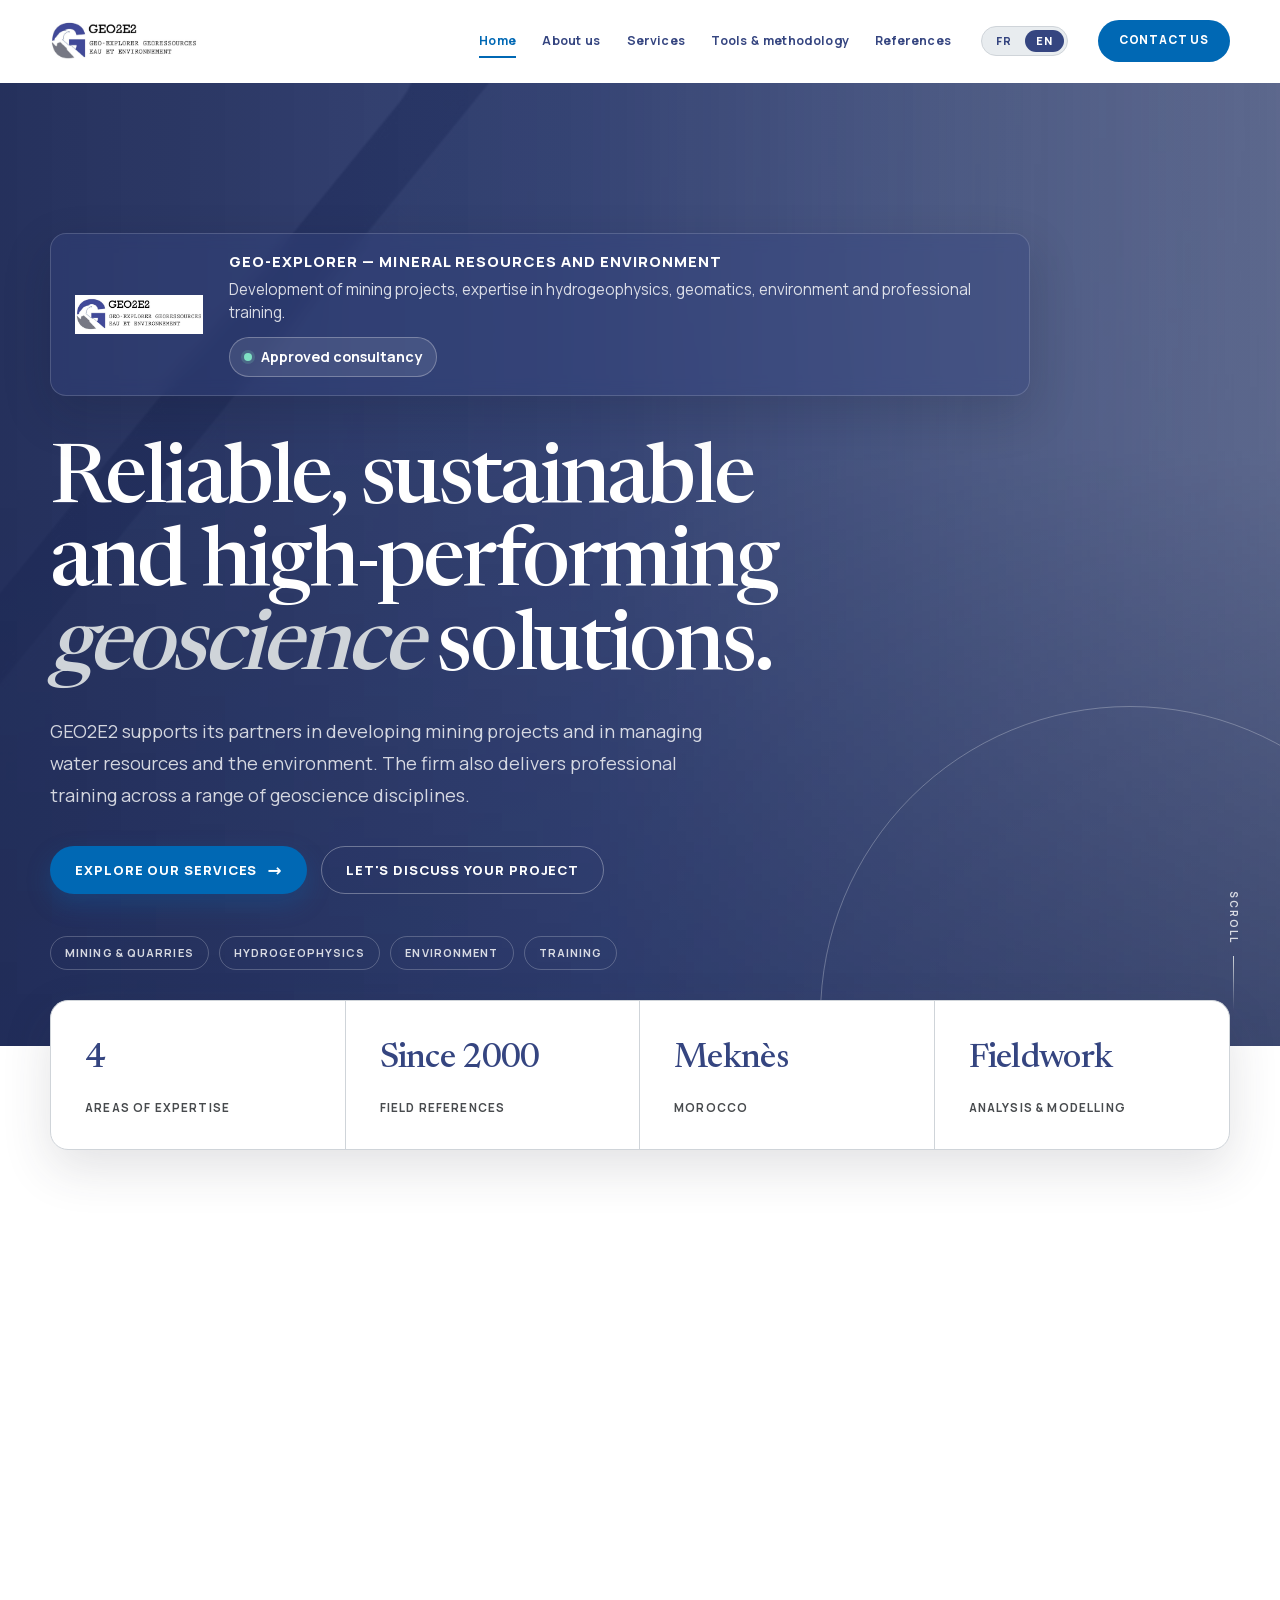
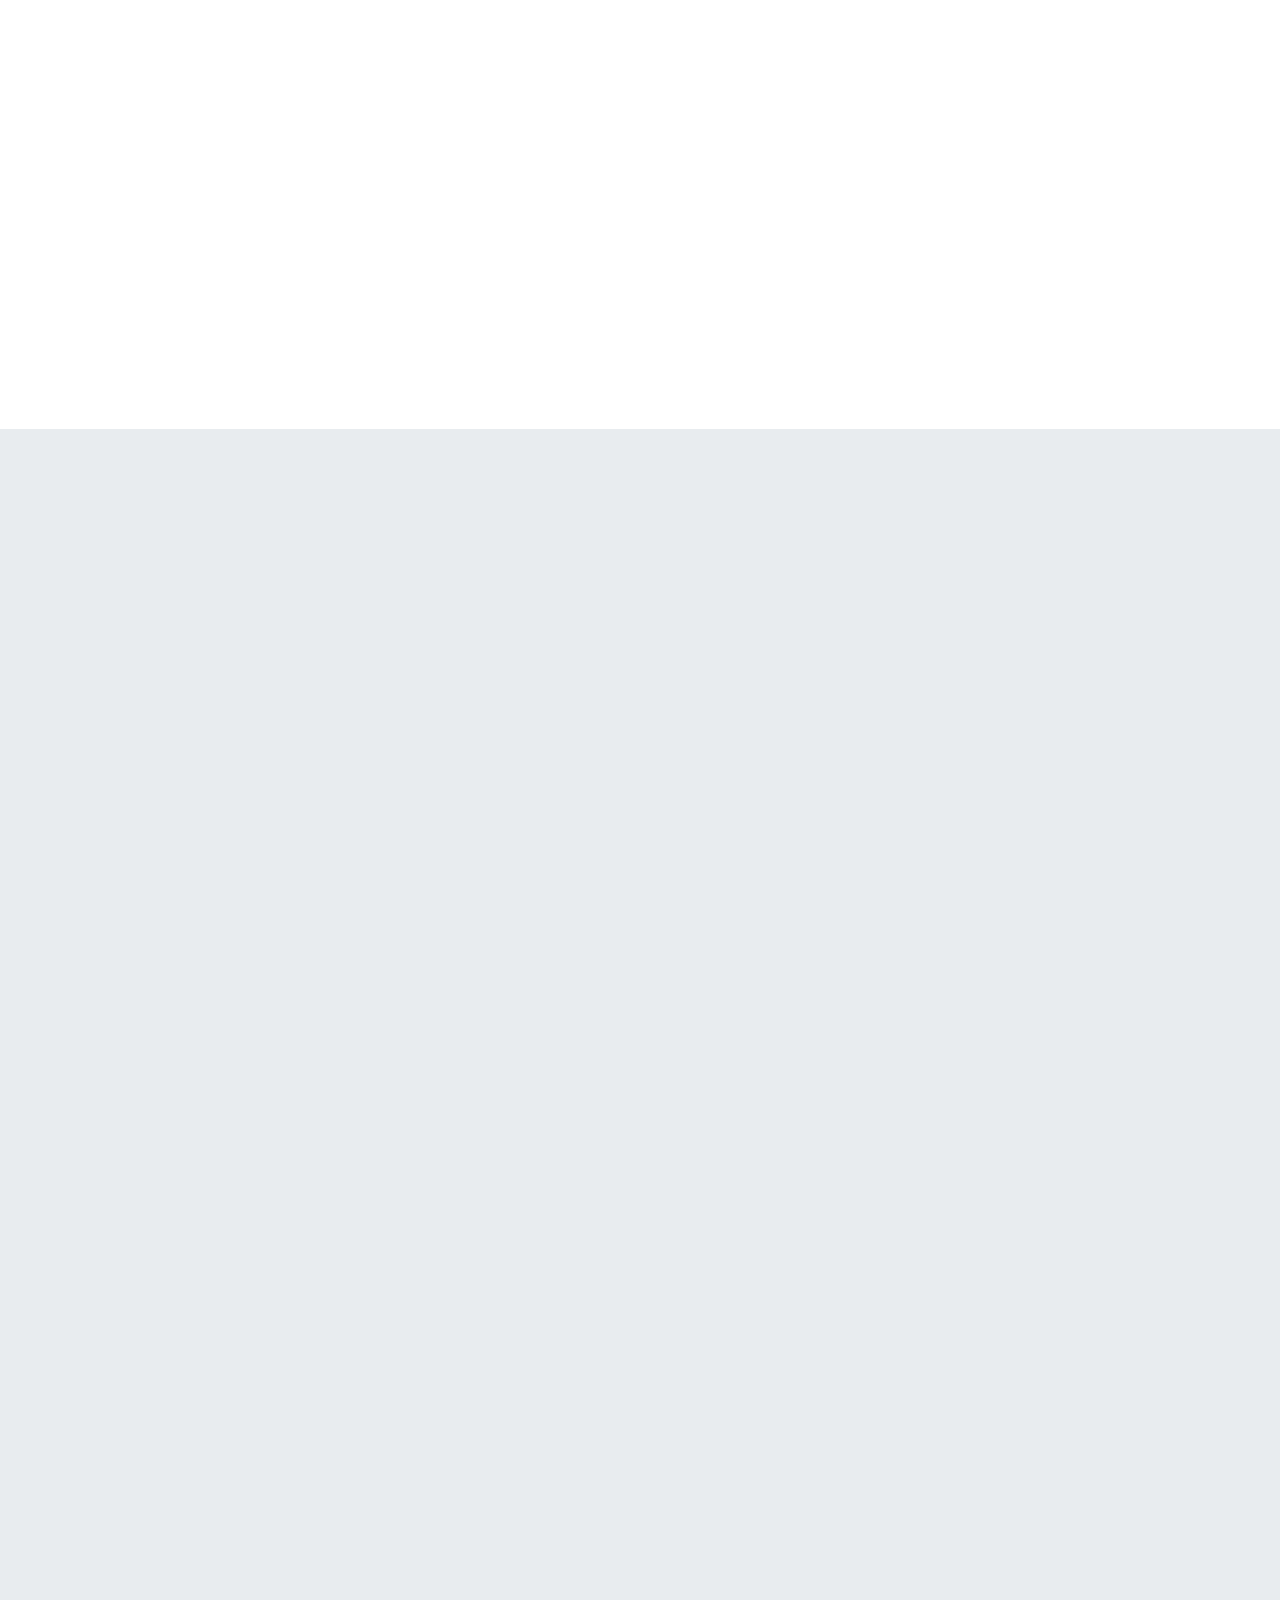
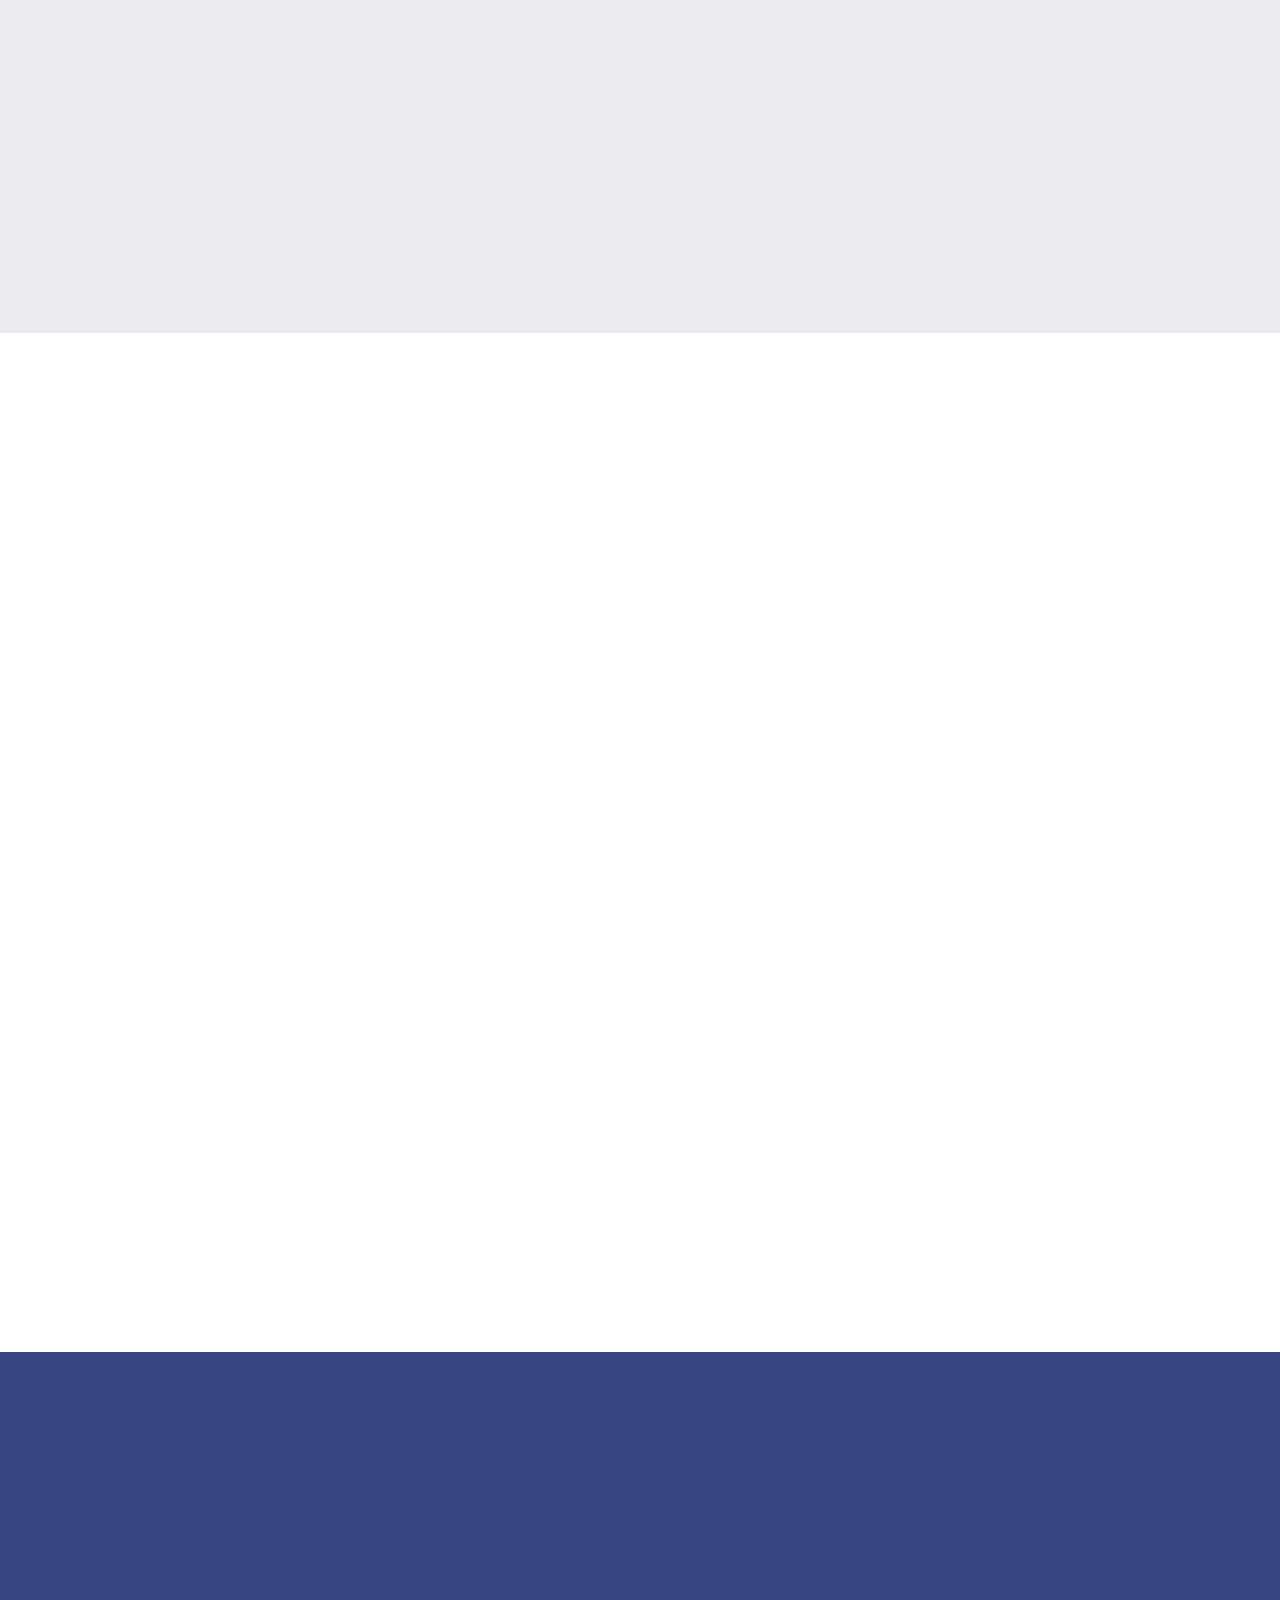
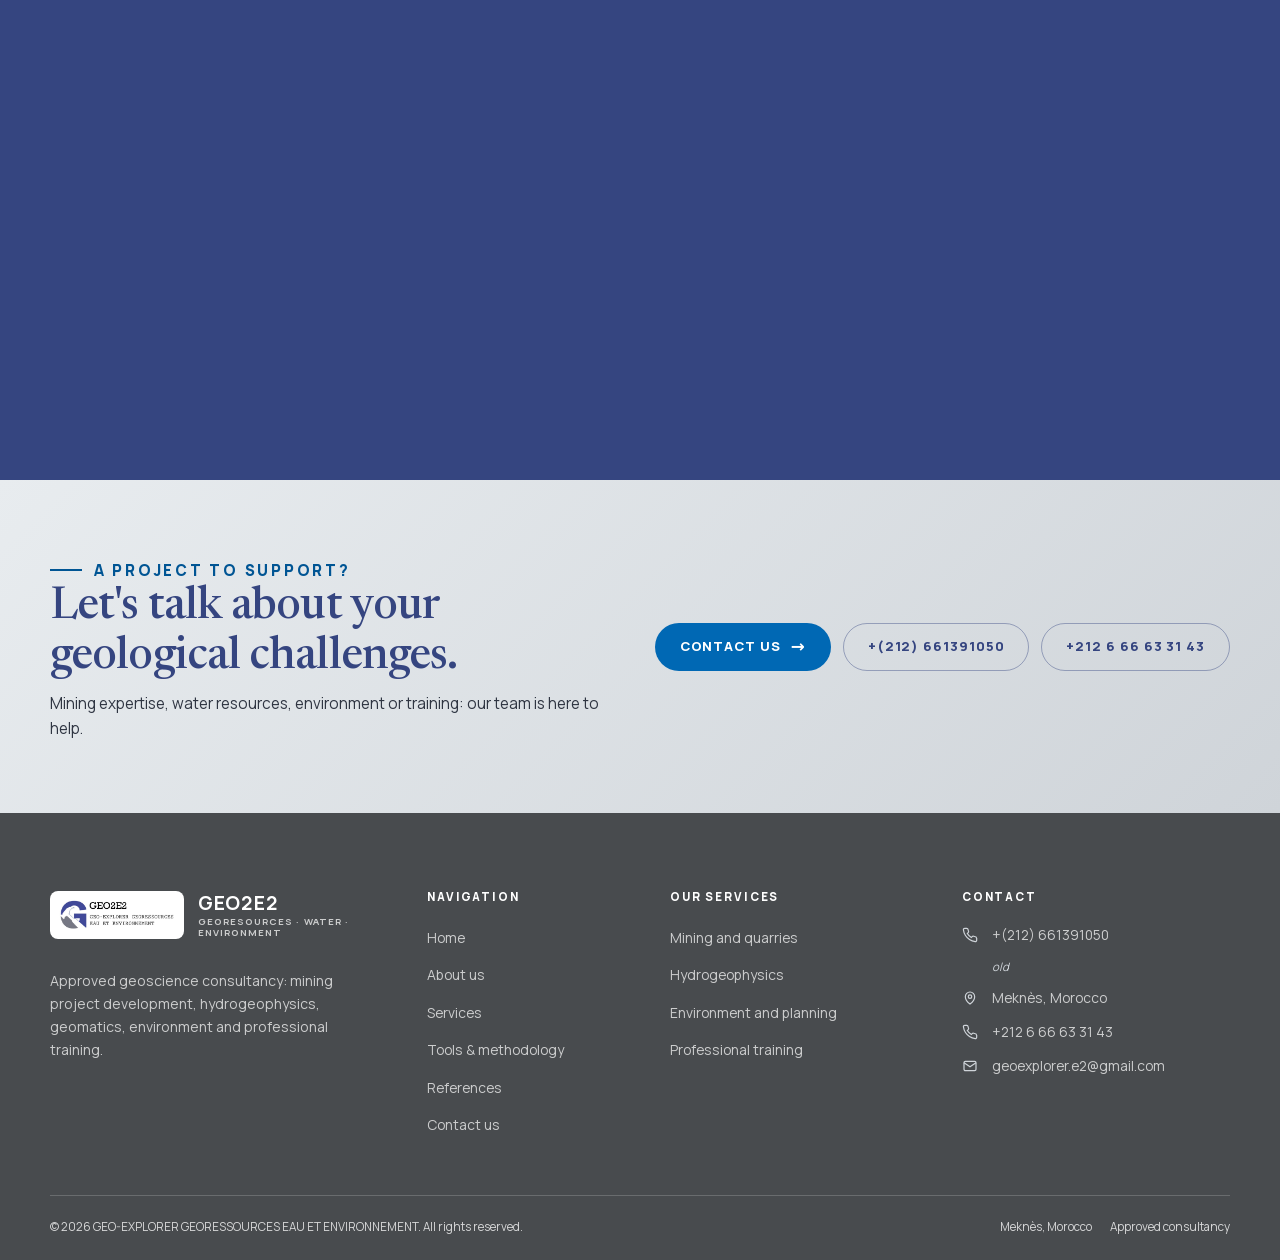
<file: index.html>
<!DOCTYPE html>
<html lang="fr" class="js">
<head>
  <meta charset="UTF-8">
  <meta name="viewport" content="width=device-width, initial-scale=1.0">
  <meta name="theme-color" content="#354580">
  <link rel="alternate" hreflang="fr" href="https://essahlaouifouad.github.io/geo2e2/index.html">
  <link rel="alternate" hreflang="en" href="https://essahlaouifouad.github.io/geo2e2/en/index.html">
  <link rel="alternate" hreflang="x-default" href="https://essahlaouifouad.github.io/geo2e2/index.html">
  <link rel="canonical" href="https://essahlaouifouad.github.io/geo2e2/index.html">
  <meta http-equiv="Content-Security-Policy" content="default-src 'none'; script-src 'self'; style-src 'self'; font-src 'self'; img-src 'self' data:; connect-src 'self'; form-action 'self' mailto:; base-uri 'self'; object-src 'none'; frame-src 'none'">
  <meta name="referrer" content="strict-origin-when-cross-origin">
  <title>GEO2E2 — Bureau d'études en géosciences, mines, eau et environnement</title>
  <meta name="description" content="GEO2E2, bureau d'études agréé à Meknès, accompagne vos projets miniers, hydrogéologiques et environnementaux et propose des formations professionnelles en géosciences.">
  <meta property="og:title" content="GEO2E2 — Géosciences, ressources en eau et environnement">
  <meta property="og:description" content="Bureau d'études agréé : mines et carrières, hydrogéophysique, environnement, aménagement du territoire et formations professionnelles.">
  <meta property="og:type" content="website">
  <meta property="og:locale" content="fr_FR">
  <meta property="og:locale:alternate" content="en_US">
  <link rel="icon" type="image/svg+xml" href="img/favicon.svg">
  <link rel="alternate icon" type="image/x-icon" href="img/favicon.ico">
  <link rel="apple-touch-icon" href="img/apple-touch-icon.png">
  <link rel="stylesheet" href="css/fonts.css?v=20261120">
  <link rel="stylesheet" href="css/reset.css?v=20261120">
  <link rel="stylesheet" href="css/style.css?v=20261120">
  <script src="js/lang.js?v=20261120"></script>
  <noscript><link rel="stylesheet" href="css/noscript.css?v=20261120"></noscript>
  <script type="application/ld+json">
  {
    "@context": "https://schema.org",
    "@type": "ProfessionalService",
    "name": "GEO2E2 — GEO-EXPLORER GEORESSOURCES EAU ET ENVIRONNEMENT",
    "description": "Bureau d'études agréé en géosciences : développement de projets miniers, hydrogéophysique, environnement, aménagement du territoire et formations professionnelles.",
    "email": "geoexplorer.e2@gmail.com",
    "telephone": ["+212661391050", "+212666633143"],
    "address": {
      "@type": "PostalAddress",
      "addressLocality": "Meknès",
      "addressCountry": "MA"
    },
    "areaServed": "Maroc",
    "knowsAbout": [
      "Exploration minière",
      "Hydrogéologie",
      "Géophysique",
      "SIG et télédétection",
      "Études d'impact environnemental",
      "Formations en géosciences"
    ]
  }
  </script>
</head>
<body>

  <a class="skip-link" href="#main">Aller au contenu</a>

  <header class="site-header">
    <div class="container header-inner">
      <a href="index.html" class="brand" aria-label="GEO2E2 — Géoressources · Eau · Environnement">
        <img src="img/logo.jpeg" alt="Logo GEO2E2">
      </a>

      <button class="nav-toggle" type="button" aria-expanded="false" aria-controls="primary-nav" aria-label="Ouvrir le menu" data-label-open="Ouvrir le menu" data-label-close="Fermer le menu">
        <span></span><span></span><span></span>
      </button>

      <nav class="site-nav" id="primary-nav" aria-label="Navigation principale">
        <ul class="nav-list">
          <li><a href="index.html" class="is-active">Accueil</a></li>
          <li><a href="index.html#qui-sommes-nous">Qui sommes-nous ?</a></li>
          <li><a href="services.html">Nos services</a></li>
          <li><a href="outils-methodologies.html">Outils et méthodologies</a></li>
          <li><a href="references.html">Références techniques</a></li>
        </ul>
        <div class="lang-switch" role="group" aria-label="Choix de la langue">
          <a href="index.html" hreflang="fr" lang="fr" aria-current="page" data-lang-switch="fr">FR</a>
          <a href="en/index.html" hreflang="en" lang="en" data-lang-switch="en">EN</a>
        </div>
        <a href="contact.html" class="btn btn-dark nav-cta">Nous contacter</a>
      </nav>
    </div>
  </header>

  <main id="main">

    <!-- Hero -->
    <section class="hero">
      <div class="hero-media">
        <img src="img/hero-background-clean.jpg" alt="">
      </div>
      <div class="container">
        <div class="hero-brand">
          <div class="hero-brand-logo">
            <img src="img/logo.jpeg" alt="Logo GEO2E2">
          </div>
          <div class="hero-brand-copy">
            <p class="hero-brand-title">GEOEXPLORER GÉORESOURCES ET ENVIRONNEMENT</p>
            <p class="hero-brand-desc">Développement de projets miniers, expertise en hydrogéophysique, géomatique, environnement et formation professionnelle</p>
            <p class="hero-approval"><span class="approval-dot" aria-hidden="true"></span>Bureau d'études agréé</p>
          </div>
        </div>
        <div class="hero-content">
          <h1>Des solutions géoscientifiques <em>fiables</em>, durables et performantes.</h1>
          <p class="lead">GEO2E2 accompagne ses partenaires dans le développement de projets miniers, la gestion des ressources en eau et de l'environnement, et propose des formations professionnelles dans différentes disciplines des géosciences.</p>
          <div class="hero-actions">
            <a href="services.html" class="btn btn-primary">Découvrir nos services <span class="arrow" aria-hidden="true">→</span></a>
            <a href="contact.html" class="btn btn-ghost">Parlons de votre projet</a>
          </div>
          <ul class="hero-tags" aria-label="Domaines d'expertise">
            <li>Mines &amp; carrières</li>
            <li>Hydrogéophysique</li>
            <li>Environnement</li>
            <li>Formations</li>
          </ul>
        </div>
      </div>
      <span class="hero-scroll" aria-hidden="true">Défiler</span>
    </section>

    <!-- Repères -->
    <section class="facts" aria-label="GEO2E2 en quelques repères">
      <div class="container">
        <div class="facts-inner">
          <div class="fact">
            <strong>4</strong>
            <span>Pôles d'expertise</span>
          </div>
          <div class="fact">
            <strong>Depuis 2000</strong>
            <span>Références terrain</span>
          </div>
          <div class="fact">
            <strong>Meknès</strong>
            <span>Maroc</span>
          </div>
          <div class="fact">
            <strong>Terrain</strong>
            <span>Analyses &amp; modélisation</span>
          </div>
        </div>
      </div>
    </section>

    <!-- Qui sommes-nous -->
    <section class="section section--white" id="qui-sommes-nous">
      <div class="container split">
        <div class="split-media reveal">
          <img src="img/qui-sommes-nous.jpg" alt="GEO2E2 — expertise géologique et travail de terrain">
          <div class="floating-card">
            <span>Notre engagement</span>
            <p>Transformer chaque défi géologique en une opportunité de succès.</p>
          </div>
        </div>
        <div class="split-body reveal">
          <p class="eyebrow">Qui sommes-nous ?</p>
          <h2>Un bureau d'études au service de vos projets.</h2>
          <p>GEO2E2 est un bureau d'études agréé qui accompagne ses partenaires dans le développement de projets miniers et de projets relatifs aux ressources en eau et à l'environnement. Il assure également des formations professionnelles dans différentes disciplines des géosciences.</p>
          <p>Notre structure met au service de ses partenaires une expertise approfondie et une approche résolument innovante. Forte d'une équipe d'experts hautement qualifiés et d'une méthodologie rigoureuse, elle conçoit et déploie des solutions sur mesure, adaptées aux spécificités de chaque projet.</p>
          <p>Notre ambition est d'apporter des réponses fiables, durables et performantes aux enjeux actuels du secteur minier et de la gestion des ressources hydriques.</p>
          <ul class="checklist">
            <li>Une expertise approfondie et une équipe pluridisciplinaire</li>
            <li>Une méthodologie rigoureuse, du terrain au livrable</li>
            <li>Des solutions sur mesure, durables et rentables</li>
          </ul>
          <a href="services.html" class="text-link">Découvrir nos expertises <span class="arrow" aria-hidden="true">→</span></a>
        </div>
      </div>
    </section>

    <!-- Nos services -->
    <section class="section section--tinted" id="expertises">
      <div class="container">
        <div class="section-heading section-heading--center reveal">
          <p class="eyebrow">Notre expertise</p>
          <h2>Nos services</h2>
          <p>Une expertise intégrée pour accompagner les projets miniers, les ressources en eau, l'environnement et le renforcement des compétences.</p>
        </div>

        <div class="service-grid">
          <article class="service-card reveal">
            <a href="services.html#mines" class="service-media" aria-label="En savoir plus sur Mines et carrières">
              <img src="img/mines-carrieres.jpg" alt="Exploration et exploitation minière">
              <span class="service-index">01</span>
            </a>
            <div class="service-body">
              <h3><a href="services.html#mines">Mines et carrières</a></h3>
              <p>Exploration minière, cartographie et coupes géologiques, géochimie, géophysique, estimation des ressources et accompagnement des projets miniers.</p>
              <a href="services.html#mines" class="text-link">En savoir plus <span class="arrow" aria-hidden="true">→</span></a>
            </div>
          </article>

          <article class="service-card reveal">
            <a href="services.html#hydrogeophysique" class="service-media" aria-label="En savoir plus sur Hydrogéophysique">
              <img src="img/hydrogeophysique.jpg" alt="Études hydrogéologiques et exploration géophysique">
              <span class="service-index">02</span>
            </a>
            <div class="service-body">
              <h3><a href="services.html#hydrogeophysique">Hydrogéophysique</a></h3>
              <p>Études hydrogéologiques, exploration géophysique, essais de pompage, modélisation et gestion durable des ressources en eau.</p>
              <a href="services.html#hydrogeophysique" class="text-link">En savoir plus <span class="arrow" aria-hidden="true">→</span></a>
            </div>
          </article>

          <article class="service-card reveal">
            <a href="services.html#environnement" class="service-media" aria-label="En savoir plus sur Environnement et aménagement du territoire">
              <img src="img/environnement-amenagement.jpg" alt="Environnement et aménagement du territoire">
              <span class="service-index">03</span>
            </a>
            <div class="service-body">
              <h3><a href="services.html#environnement">Environnement et aménagement du territoire</a></h3>
              <p>Études d'impact, analyse spatiale, cartographie des aléas, gestion des risques naturels et planification territoriale durable.</p>
              <a href="services.html#environnement" class="text-link">En savoir plus <span class="arrow" aria-hidden="true">→</span></a>
            </div>
          </article>

          <article class="service-card reveal">
            <a href="services.html#formations" class="service-media" aria-label="En savoir plus sur Formations professionnelles">
              <img src="img/formations-professionnelles.jpg" alt="Formations professionnelles en géosciences">
              <span class="service-index">04</span>
            </a>
            <div class="service-body">
              <h3><a href="services.html#formations">Formations professionnelles</a></h3>
              <p>Des programmes conçus pour les institutions publiques et privées, avec un encadrement pratique sur le terrain et un transfert de savoir-faire.</p>
              <a href="services.html#formations" class="text-link">En savoir plus <span class="arrow" aria-hidden="true">→</span></a>
            </div>
          </article>
        </div>
      </div>
    </section>

    <!-- Méthodologie -->
    <section class="section approach">
      <div class="container split">
        <div class="split-body reveal">
          <p class="eyebrow">Outils et méthodologies</p>
          <h2>Du terrain au livrable, une démarche maîtrisée.</h2>
          <p>Notre méthodologie repose principalement sur le travail de terrain, les tests et analyses de laboratoire et le traitement d'une base de données géologique et géographique exhaustive. Les données sont compilées, analysées et interprétées pour aboutir à une modélisation et une conception contrôlées.</p>
          <ol class="process">
            <li>
              <span class="step-num">01</span>
              <div>
                <h3>Terrain &amp; collecte</h3>
                <p>Missions de terrain, levés, échantillonnage et implantation des forages.</p>
              </div>
            </li>
            <li>
              <span class="step-num">02</span>
              <div>
                <h3>Analyses &amp; laboratoire</h3>
                <p>Tests, analyses et caractérisation des échantillons prélevés.</p>
              </div>
            </li>
            <li>
              <span class="step-num">03</span>
              <div>
                <h3>Traitement &amp; interprétation</h3>
                <p>Géophysique, données géologiques, SIG, télédétection et modélisation spatiale.</p>
              </div>
            </li>
            <li>
              <span class="step-num">04</span>
              <div>
                <h3>Contrôle &amp; livrables</h3>
                <p>Validation des résultats, calcul de réserves et documents techniques finaux.</p>
              </div>
            </li>
          </ol>
          <a href="outils-methodologies.html" class="btn btn-outline">Voir notre méthodologie <span class="arrow" aria-hidden="true">→</span></a>
        </div>

        <aside class="approach-panel reveal">
          <h3>Une expertise outillée.</h3>
          <p>Des compétences complémentaires pour des projets rigoureux, précis et adaptés à chaque contexte.</p>
          <ul class="tool-chips">
            <li>SIG</li>
            <li>Télédétection</li>
            <li>Géophysique</li>
            <li>Modélisation spatiale</li>
            <li>Machine Learning</li>
            <li>Deep Learning</li>
            <li>Calcul de réserves</li>
            <li>Cartographie numérique</li>
          </ul>
          <div class="mini-stat">
            <strong>360°</strong>
            <span>Une approche intégrée, du terrain à la décision</span>
          </div>
        </aside>
      </div>
    </section>

    <!-- Références -->
    <section class="section section--dark">
      <div class="container refs-home">
        <div class="reveal">
          <p class="eyebrow eyebrow--light">Références techniques</p>
          <h2>Des références sur le terrain, depuis 2000.</h2>
          <p class="lead">Exploration minière, hydrogéologie, environnement et formation : nos missions accompagnent des sociétés minières, des institutions et des opérateurs publics et privés à travers le Maroc.</p>
          <div class="ref-numbers">
            <div>
              <strong>20</strong>
              <span>Missions d'expertise</span>
            </div>
            <div>
              <strong>08</strong>
              <span>Références de formation</span>
            </div>
            <div>
              <strong>2000–2026</strong>
              <span>Terrain &amp; accompagnement</span>
            </div>
          </div>
          <p class="refs-cta"><a href="references.html" class="btn btn-light">Consulter les références <span class="arrow" aria-hidden="true">→</span></a></p>
        </div>
        <figure class="ref-quote reveal">
          <p>« Réalisation de rapports géologiques et préparation des dossiers relatifs aux titres miniers, au bénéfice de sociétés dont les activités sont focalisées dans l'Anti-Atlas. »</p>
          <footer>Volet expertise · 2024–2026</footer>
        </figure>
      </div>
    </section>

    <!-- CTA -->
    <section class="cta-band">
      <div class="container cta-inner">
        <div>
          <p class="eyebrow">Un projet à accompagner ?</p>
          <h2>Parlons de vos enjeux géologiques.</h2>
          <p>Expertise minière, ressources en eau, environnement ou formation : notre équipe vous répond.</p>
        </div>
        <div class="cta-actions">
          <a href="contact.html" class="btn btn-dark">Nous contacter <span class="arrow" aria-hidden="true">→</span></a>
          <a href="tel:+212661391050" class="btn btn-outline">+(212) 661391050</a>
          <a href="tel:+212666633143" class="btn btn-outline">+212 6 66 63 31 43</a>

        </div>
      </div>
    </section>

  </main>

  <footer class="site-footer">
    <div class="container">
      <div class="footer-grid">
        <div class="footer-brand">
          <a href="index.html" class="brand" aria-label="GEO2E2 — Géoressources · Eau · Environnement">
            <img src="img/logo.jpeg" alt="Logo GEO2E2">
            <span class="brand-text">
              <strong>GEO2E2</strong>
              <small>Géoressources · Eau · Environnement</small>
            </span>
          </a>
          <p>Bureau d'études agréé en géosciences : développement de projets miniers, expertise en hydrogéophysique, géomatique, environnement et formation professionnelle.</p>
        </div>

        <div class="footer-col">
          <h3>Navigation</h3>
          <ul>
            <li><a href="index.html">Accueil</a></li>
            <li><a href="index.html#qui-sommes-nous">Qui sommes-nous ?</a></li>
            <li><a href="services.html">Nos services</a></li>
            <li><a href="outils-methodologies.html">Outils et méthodologies</a></li>
            <li><a href="references.html">Références techniques</a></li>
            <li><a href="contact.html">Nous contacter</a></li>
          </ul>
        </div>

        <div class="footer-col">
          <h3>Nos services</h3>
          <ul>
            <li><a href="services.html#mines">Mines et carrières</a></li>
            <li><a href="services.html#hydrogeophysique">Hydrogéophysique</a></li>
            <li><a href="services.html#environnement">Environnement et aménagement</a></li>
            <li><a href="services.html#formations">Formations professionnelles</a></li>
          </ul>
        </div>

        <div class="footer-col">
          <h3>Contact</h3>
          <ul class="footer-contact">
            <li>
              <svg viewBox="0 0 24 24" fill="none" stroke="currentColor" stroke-width="1.8" aria-hidden="true"><path d="M22 16.9v3a2 2 0 0 1-2.2 2 19.8 19.8 0 0 1-8.6-3.1 19.5 19.5 0 0 1-6-6A19.8 19.8 0 0 1 2.1 4.2 2 2 0 0 1 4.1 2h3a2 2 0 0 1 2 1.7c.1.9.4 1.8.7 2.6a2 2 0 0 1-.5 2.1L8 9.7a16 16 0 0 0 6 6l1.3-1.3a2 2 0 0 1 2.1-.5c.8.3 1.7.6 2.6.7a2 2 0 0 1 1.7 2Z"/></svg>
              <a href="tel:+212661391050">+(212) 661391050</a>
              <span class="phone-old">ancien</span>
            </li>
            <li>
              <svg viewBox="0 0 24 24" fill="none" stroke="currentColor" stroke-width="1.8" aria-hidden="true"><path d="M12 21s7-5.4 7-11a7 7 0 1 0-14 0c0 5.6 7 11 7 11Z"/><circle cx="12" cy="10" r="2.6"/></svg>
              <span>Meknès, Maroc</span>
            </li>
            <li>
              <svg viewBox="0 0 24 24" fill="none" stroke="currentColor" stroke-width="1.8" aria-hidden="true"><path d="M22 16.9v3a2 2 0 0 1-2.2 2 19.8 19.8 0 0 1-8.6-3.1 19.5 19.5 0 0 1-6-6A19.8 19.8 0 0 1 2.1 4.2 2 2 0 0 1 4.1 2h3a2 2 0 0 1 2 1.7c.1.9.4 1.8.7 2.6a2 2 0 0 1-.5 2.1L8 9.7a16 16 0 0 0 6 6l1.3-1.3a2 2 0 0 1 2.1-.5c.8.3 1.7.6 2.6.7a2 2 0 0 1 1.7 2Z"/></svg>
              <a href="tel:+212666633143">+212 6 66 63 31 43</a>
            </li>

            <li>
              <svg viewBox="0 0 24 24" fill="none" stroke="currentColor" stroke-width="1.8" aria-hidden="true"><rect x="3" y="5" width="18" height="14" rx="2"/><path d="m3 7 9 6 9-6"/></svg>
              <a href="mailto:geoexplorer.e2@gmail.com">geoexplorer.e2@gmail.com</a>
            </li>
          </ul>
        </div>
      </div>

      <div class="footer-bottom">
        <p>© <span data-year>2026</span> GEO-EXPLORER GEORESSOURCES EAU ET ENVIRONNEMENT. Tous droits réservés.</p>
        <div class="footer-legal">
          <span>Meknès, Maroc</span>
          <span>Bureau d'études agréé</span>
        </div>
      </div>
    </div>
  </footer>

  <script src="js/main.js?v=20261120"></script>
</body>
</html>
</file>
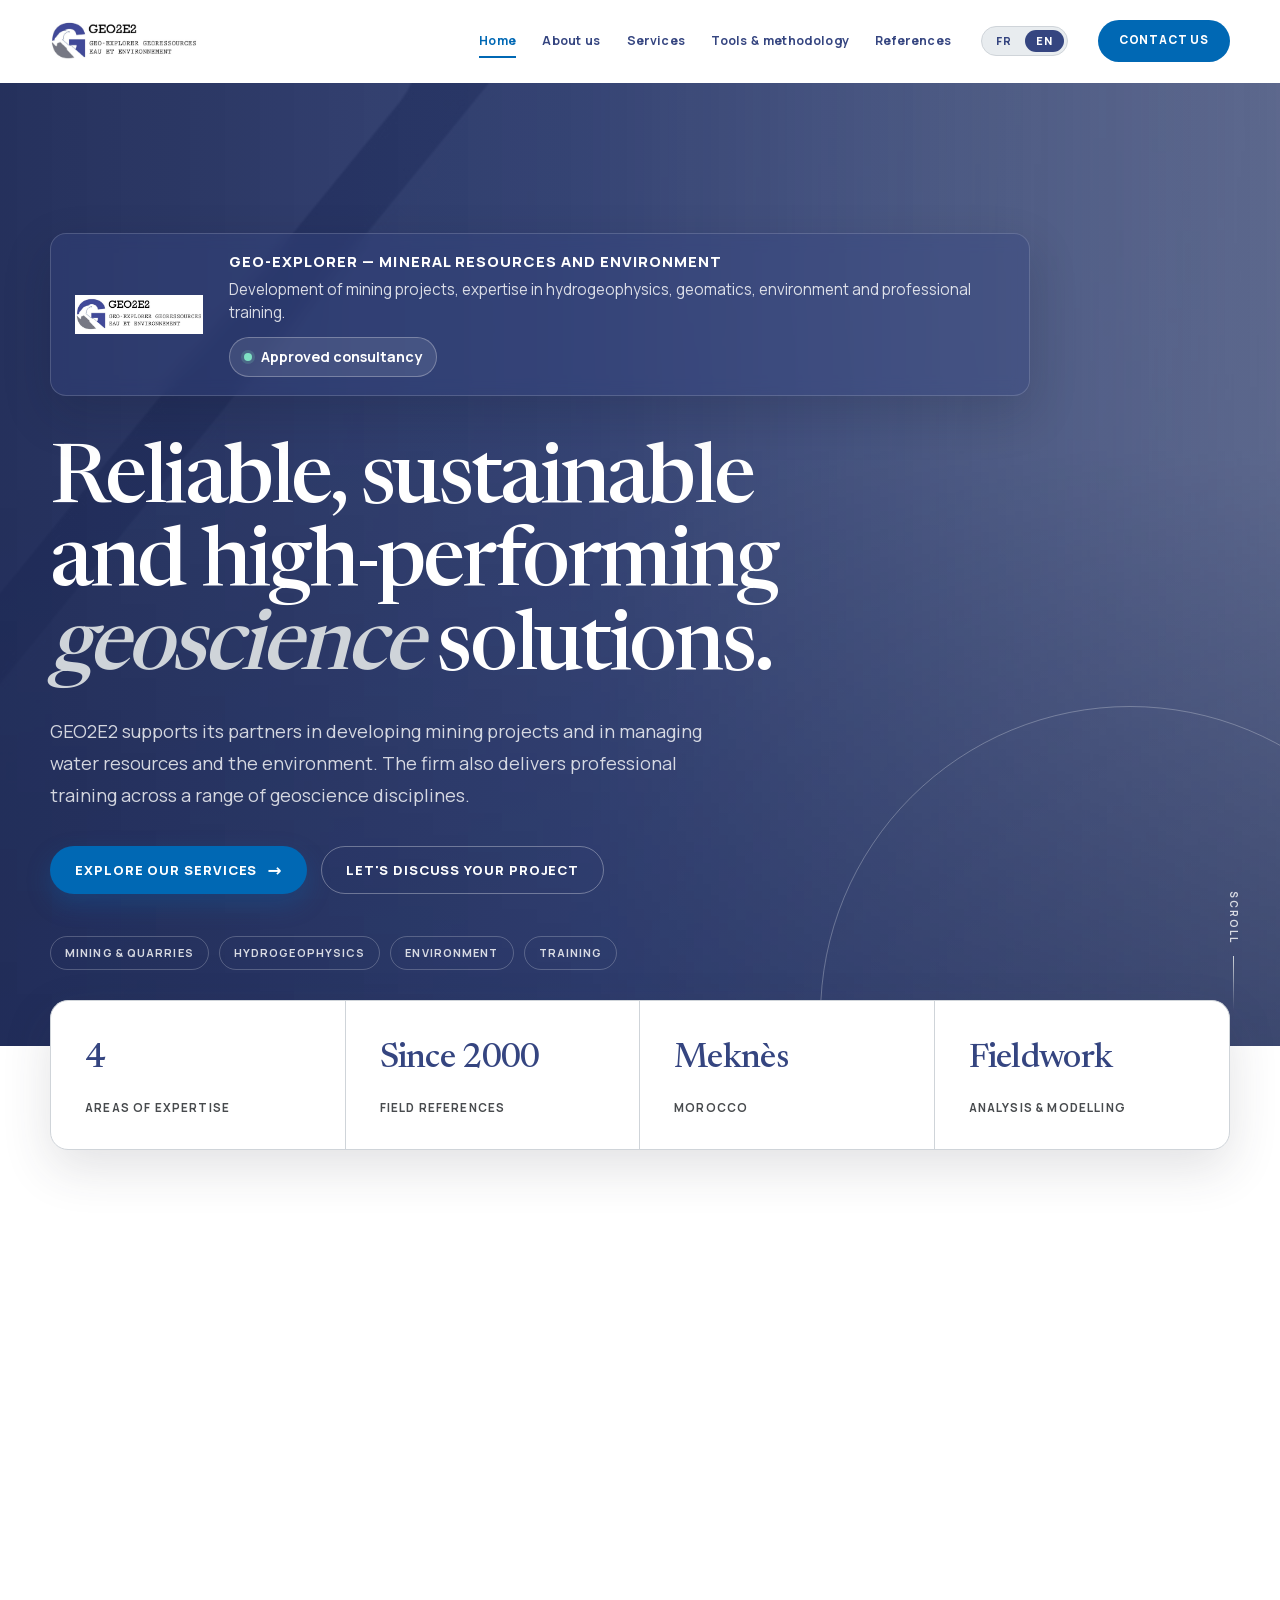
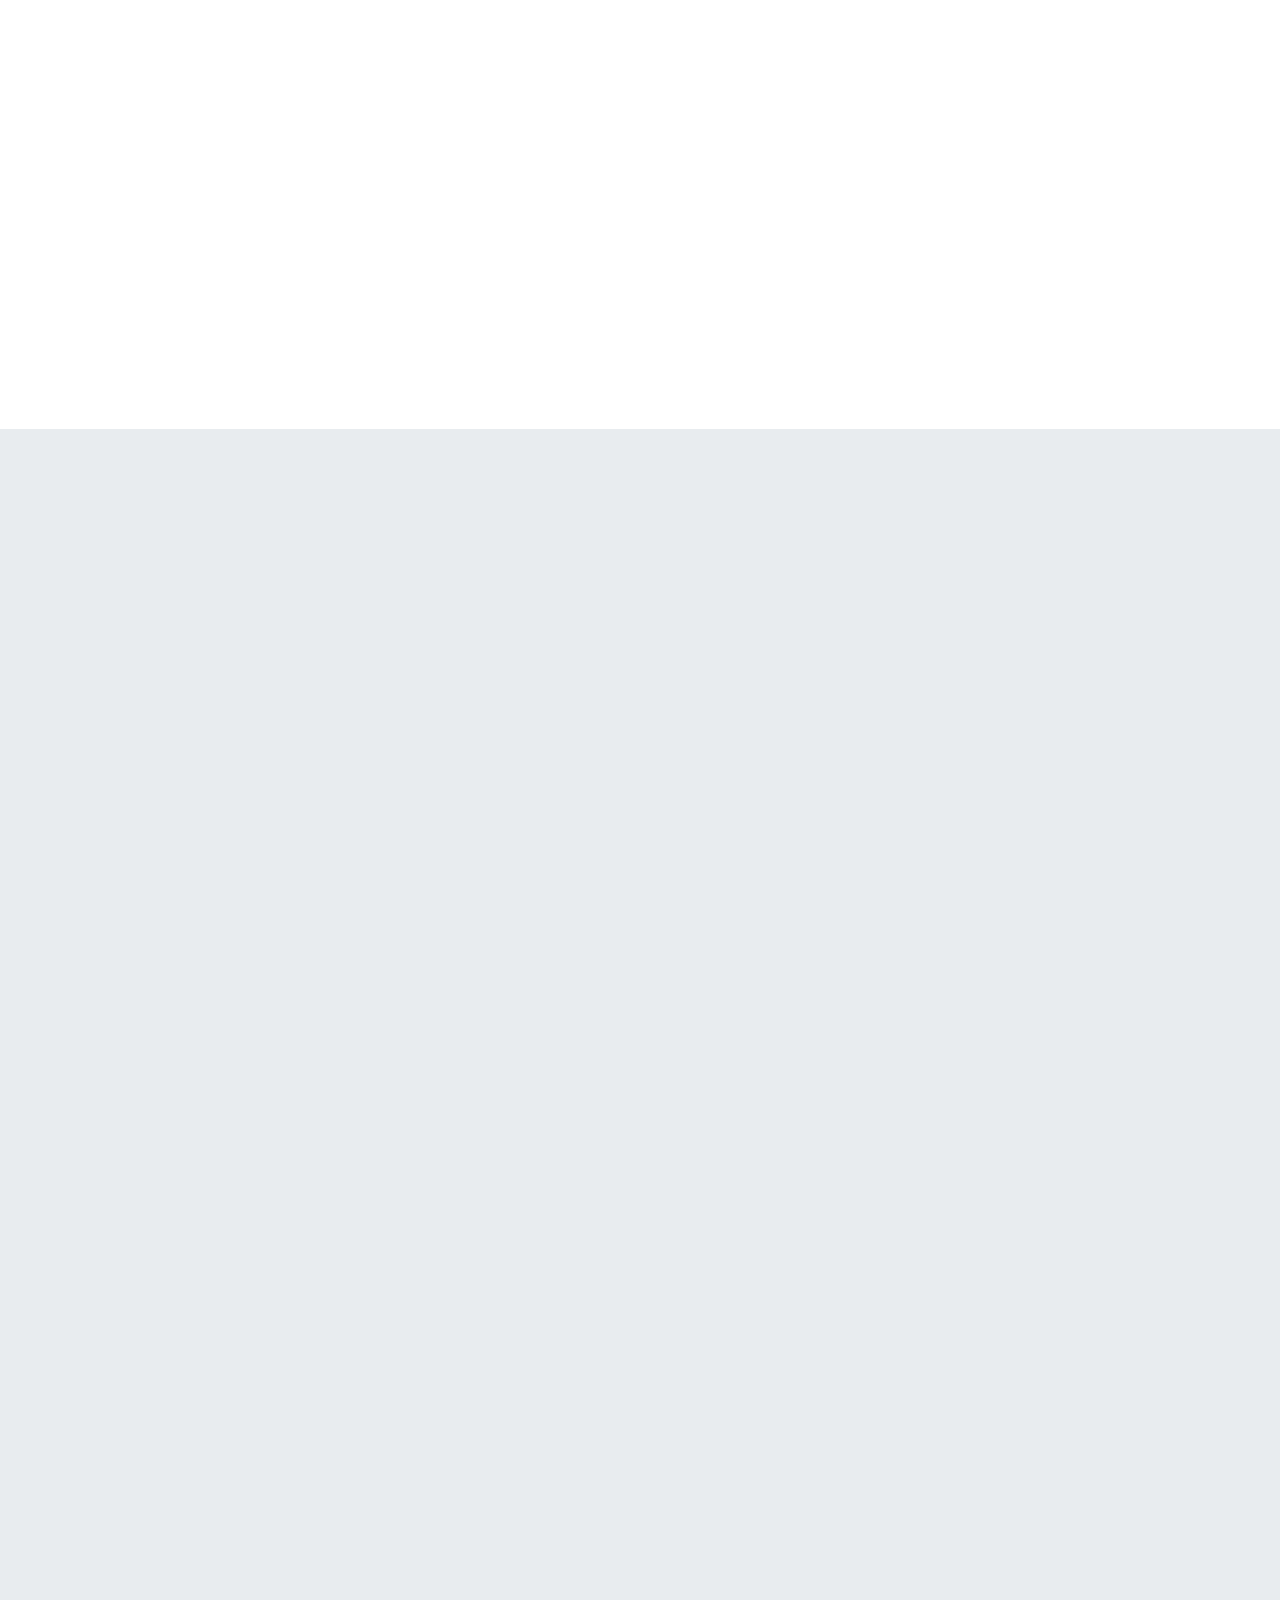
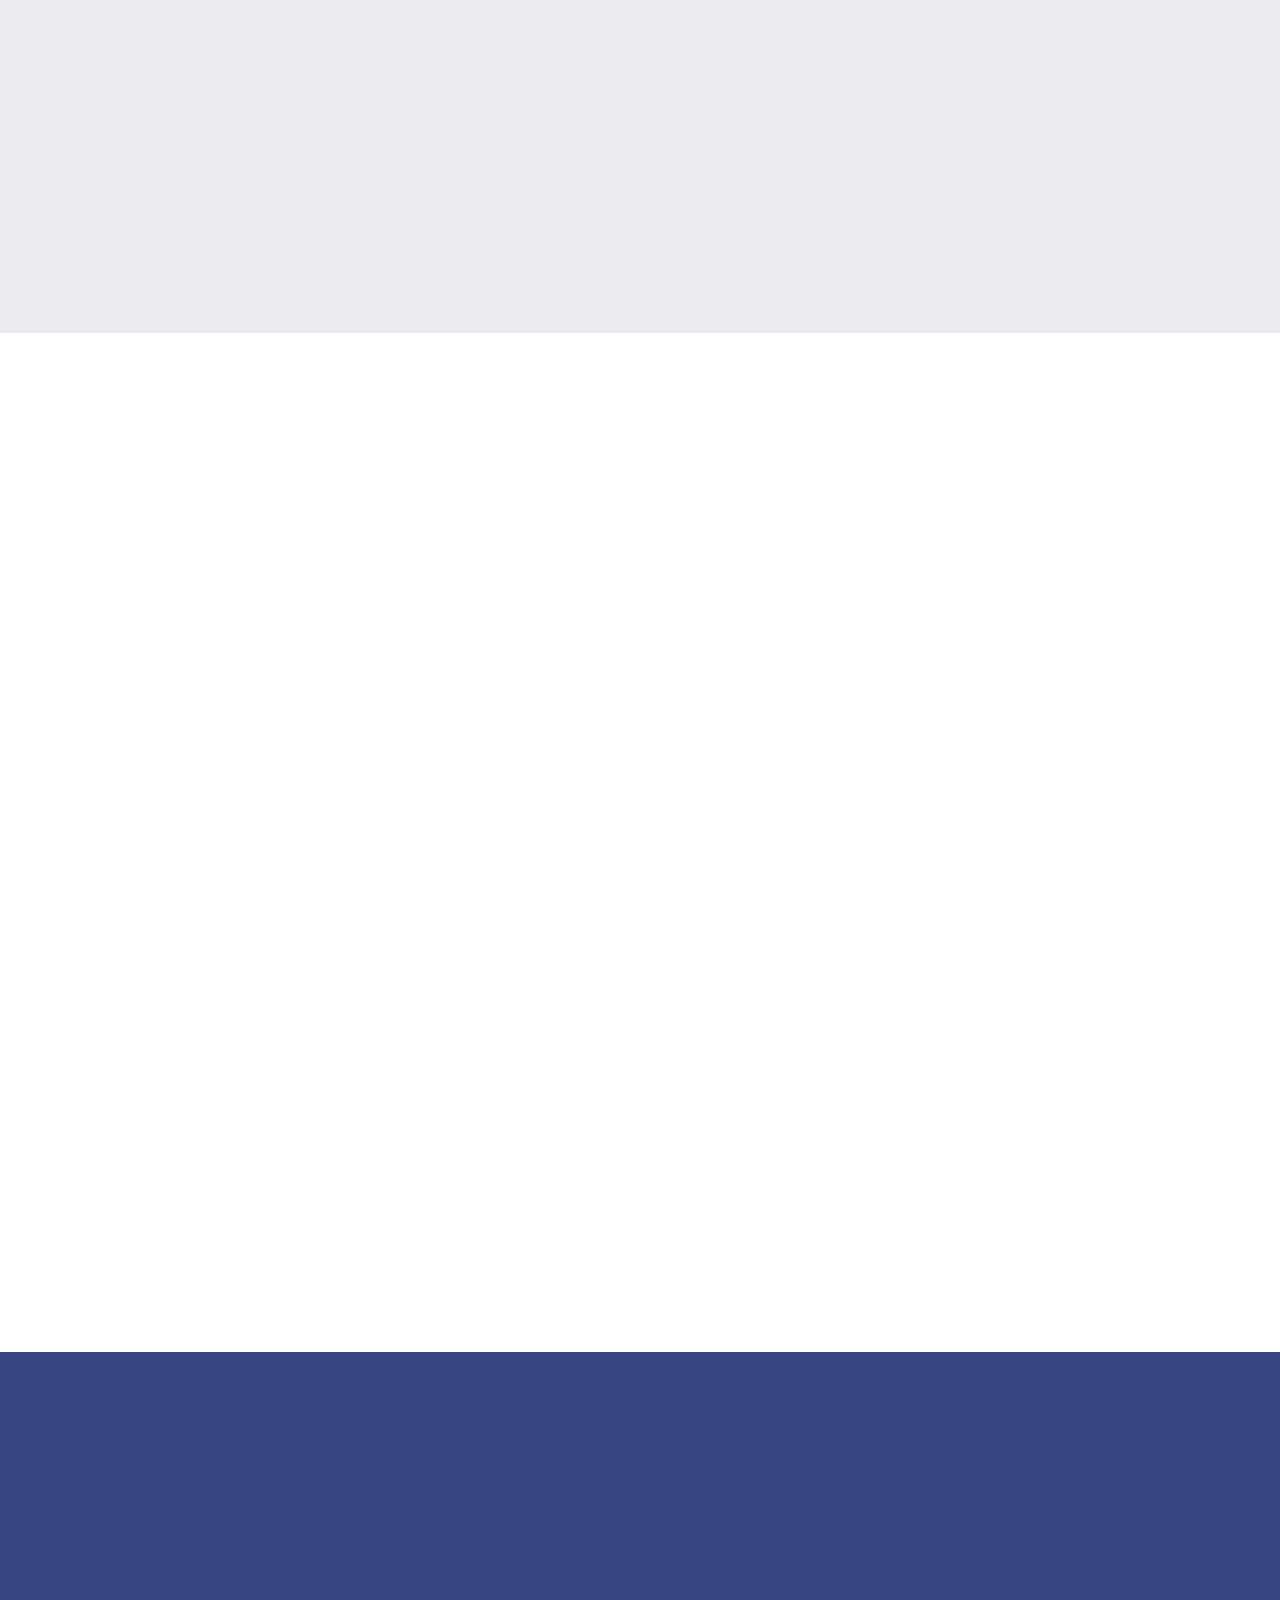
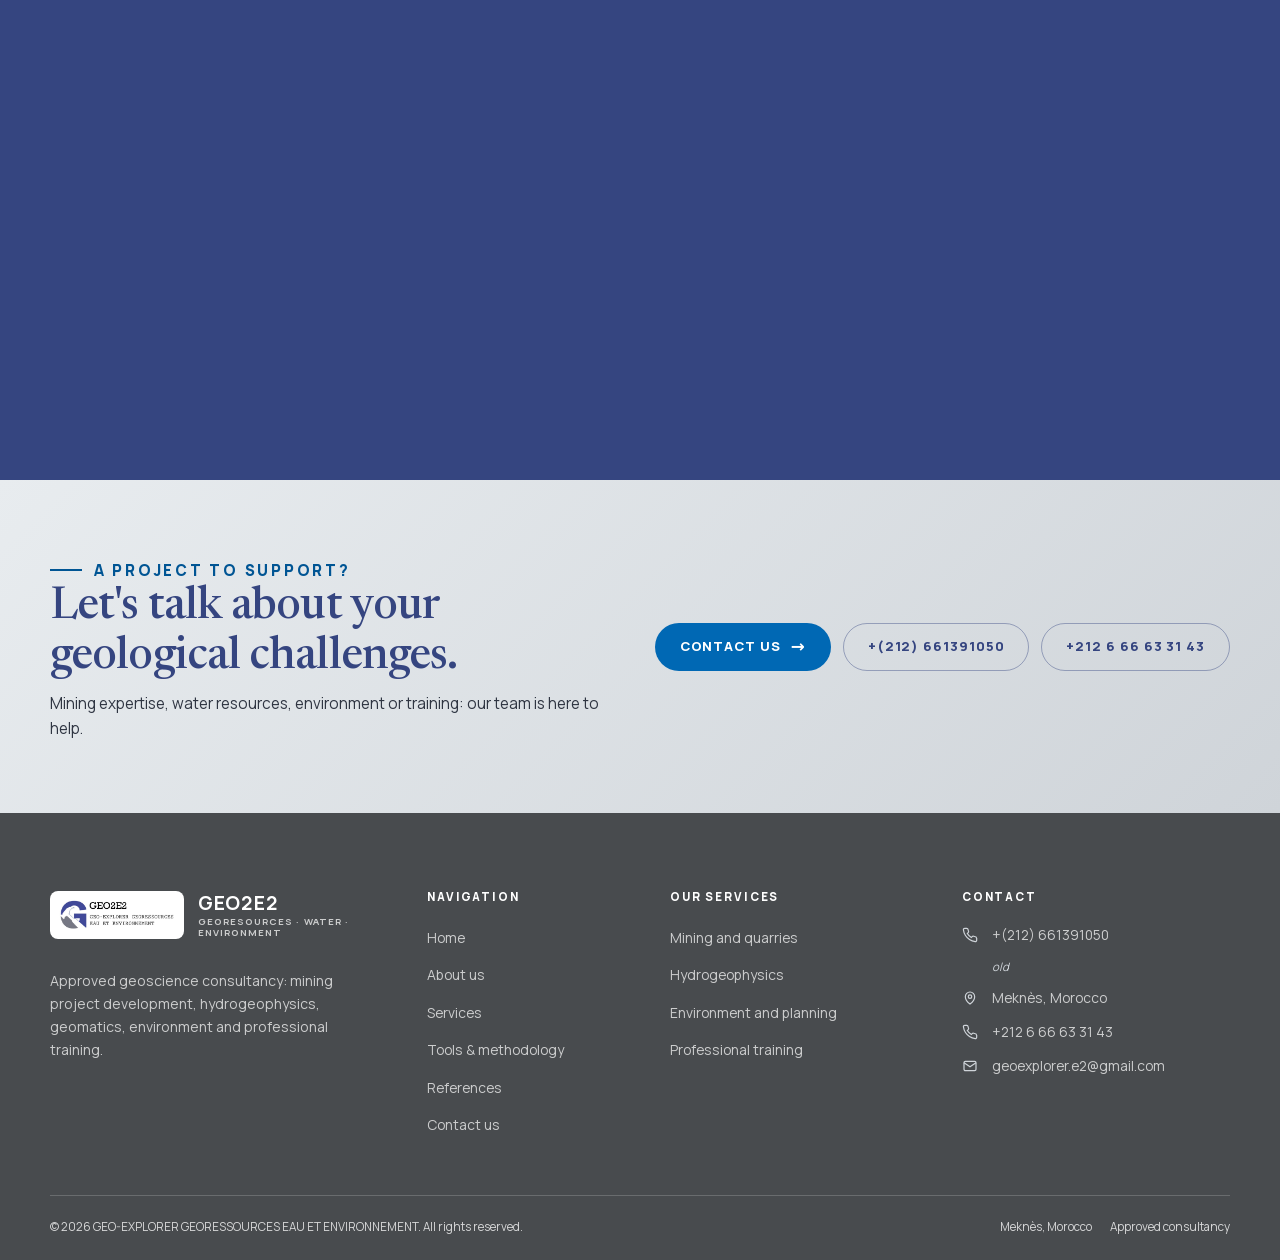
<file: en/index.html>
<!DOCTYPE html>
<html lang="en" class="js">
<head>
  <meta charset="UTF-8">
  <meta name="viewport" content="width=device-width, initial-scale=1.0">
  <meta name="theme-color" content="#354580">
  <link rel="alternate" hreflang="fr" href="https://essahlaouifouad.github.io/geo2e2/index.html">
  <link rel="alternate" hreflang="en" href="https://essahlaouifouad.github.io/geo2e2/en/index.html">
  <link rel="alternate" hreflang="x-default" href="https://essahlaouifouad.github.io/geo2e2/index.html">
  <link rel="canonical" href="https://essahlaouifouad.github.io/geo2e2/en/index.html">
  <meta http-equiv="Content-Security-Policy" content="default-src 'none'; script-src 'self'; style-src 'self'; font-src 'self'; img-src 'self' data:; connect-src 'self'; form-action 'self' mailto:; base-uri 'self'; object-src 'none'; frame-src 'none'">
  <meta name="referrer" content="strict-origin-when-cross-origin">
  <title>GEO2E2 — Geoscience, mining, water and environmental consultancy</title>
  <meta name="description" content="GEO2E2 is an approved consultancy based in Meknès, Morocco. We support mining, hydrogeological and environmental projects and deliver professional training in the geosciences.">
  <meta property="og:title" content="GEO2E2 — Geosciences, water resources and environment">
  <meta property="og:description" content="Approved consultancy: mining and quarries, hydrogeophysics, environment, spatial planning and professional training.">
  <meta property="og:type" content="website">
  <meta property="og:locale" content="en_US">
  <meta property="og:locale:alternate" content="fr_FR">
  <link rel="icon" type="image/svg+xml" href="../img/favicon.svg">
  <link rel="alternate icon" type="image/x-icon" href="../img/favicon.ico">
  <link rel="apple-touch-icon" href="../img/apple-touch-icon.png">
  <link rel="stylesheet" href="../css/fonts.css?v=20261120">
  <link rel="stylesheet" href="../css/reset.css?v=20261120">
  <link rel="stylesheet" href="../css/style.css?v=20261120">
  <script src="../js/lang.js?v=20261120"></script>
  <noscript><link rel="stylesheet" href="../css/noscript.css?v=20261120"></noscript>
  <script type="application/ld+json">
  {
    "@context": "https://schema.org",
    "@type": "ProfessionalService",
    "name": "GEO2E2 — GEO-EXPLORER GEORESSOURCES EAU ET ENVIRONNEMENT",
    "description": "Approved geoscience consultancy: mining project development, hydrogeophysics, environment, spatial planning and professional training.",
    "email": "geoexplorer.e2@gmail.com",
    "telephone": ["+212661391050", "+212666633143"],
    "address": {
      "@type": "PostalAddress",
      "addressLocality": "Meknès",
      "addressCountry": "MA"
    },
    "areaServed": "Morocco",
    "knowsAbout": [
      "Mineral exploration",
      "Hydrogeology",
      "Geophysics",
      "GIS and remote sensing",
      "Environmental impact studies",
      "Geoscience training"
    ]
  }
  </script>
</head>
<body>

  <a class="skip-link" href="#main">Skip to content</a>

  <header class="site-header">
    <div class="container header-inner">
      <a href="index.html" class="brand" aria-label="GEO2E2 — Georesources · Water · Environment">
        <img src="../img/logo.jpeg" alt="GEO2E2 logo">
      </a>

      <button class="nav-toggle" type="button" aria-expanded="false" aria-controls="primary-nav" aria-label="Open menu" data-label-open="Open menu" data-label-close="Close menu">
        <span></span><span></span><span></span>
      </button>

      <nav class="site-nav" id="primary-nav" aria-label="Main navigation">
        <ul class="nav-list">
          <li><a href="index.html" class="is-active">Home</a></li>
          <li><a href="index.html#about">About us</a></li>
          <li><a href="services.html">Services</a></li>
          <li><a href="tools-methodology.html">Tools &amp; methodology</a></li>
          <li><a href="references.html">References</a></li>
        </ul>
        <div class="lang-switch" role="group" aria-label="Language">
          <a href="../index.html" hreflang="fr" lang="fr" data-lang-switch="fr">FR</a>
          <a href="index.html" hreflang="en" lang="en" aria-current="page" data-lang-switch="en">EN</a>
        </div>
        <a href="contact.html" class="btn btn-dark nav-cta">Contact us</a>
      </nav>
    </div>
  </header>

  <main id="main">

    <!-- Hero -->
    <section class="hero">
      <div class="hero-media">
        <img src="../img/hero-background-clean.jpg" alt="">
      </div>
      <div class="container">
        <div class="hero-brand">
          <div class="hero-brand-logo">
            <img src="../img/logo.jpeg" alt="GEO2E2 logo">
          </div>
          <div class="hero-brand-copy">
            <p class="hero-brand-title">GEO-EXPLORER — MINERAL RESOURCES AND ENVIRONMENT</p>
            <p class="hero-brand-desc">Development of mining projects, expertise in hydrogeophysics, geomatics, environment and professional training.</p>
            <p class="hero-approval"><span class="approval-dot" aria-hidden="true"></span>Approved consultancy</p>
          </div>
        </div>
        <div class="hero-content">
          <h1>Reliable, sustainable and high-performing <em>geoscience</em> solutions.</h1>
          <p class="lead">GEO2E2 supports its partners in developing mining projects and in managing water resources and the environment. The firm also delivers professional training across a range of geoscience disciplines.</p>
          <div class="hero-actions">
            <a href="services.html" class="btn btn-primary">Explore our services <span class="arrow" aria-hidden="true">→</span></a>
            <a href="contact.html" class="btn btn-ghost">Let's discuss your project</a>
          </div>
          <ul class="hero-tags" aria-label="Areas of expertise">
            <li>Mining &amp; quarries</li>
            <li>Hydrogeophysics</li>
            <li>Environment</li>
            <li>Training</li>
          </ul>
        </div>
      </div>
      <span class="hero-scroll" aria-hidden="true">Scroll</span>
    </section>

    <!-- Key figures -->
    <section class="facts" aria-label="GEO2E2 at a glance">
      <div class="container">
        <div class="facts-inner">
          <div class="fact">
            <strong>4</strong>
            <span>Areas of expertise</span>
          </div>
          <div class="fact">
            <strong>Since 2000</strong>
            <span>Field references</span>
          </div>
          <div class="fact">
            <strong>Meknès</strong>
            <span>Morocco</span>
          </div>
          <div class="fact">
            <strong>Fieldwork</strong>
            <span>Analysis &amp; modelling</span>
          </div>
        </div>
      </div>
    </section>

    <!-- About -->
    <section class="section section--white" id="about">
      <div class="container split">
        <div class="split-media reveal">
          <img src="../img/qui-sommes-nous.jpg" alt="GEO2E2 — geological expertise and fieldwork">
          <div class="floating-card">
            <span>Our commitment</span>
            <p>Turning every geological challenge into an opportunity to succeed.</p>
          </div>
        </div>
        <div class="split-body reveal">
          <p class="eyebrow">About us</p>
          <h2>A consultancy serving your projects.</h2>
          <p>GEO2E2 is an approved consultancy that supports its partners in developing mining projects as well as projects related to water resources and the environment. It also provides professional training in various geoscience disciplines.</p>
          <p>Our organisation places in-depth expertise and a resolutely innovative approach at the service of its partners. Backed by a team of highly qualified experts and a rigorous methodology, we design and deploy tailor-made solutions suited to the specific characteristics of each project.</p>
          <p>Our ambition is to provide reliable, sustainable and high-performing answers to today's challenges in the mining sector and in water resource management.</p>
          <ul class="checklist">
            <li>In-depth expertise and a multidisciplinary team</li>
            <li>A rigorous methodology, from fieldwork to deliverable</li>
            <li>Tailor-made, sustainable and cost-effective solutions</li>
          </ul>
          <a href="services.html" class="text-link">Discover our expertise <span class="arrow" aria-hidden="true">→</span></a>
        </div>
      </div>
    </section>

    <!-- Services -->
    <section class="section section--tinted" id="expertises">
      <div class="container">
        <div class="section-heading section-heading--center reveal">
          <p class="eyebrow">Our expertise</p>
          <h2>Our services</h2>
          <p>Integrated expertise to support mining projects, water resources, the environment and skills development.</p>
        </div>

        <div class="service-grid">
          <article class="service-card reveal">
            <a href="services.html#mining" class="service-media" aria-label="Learn more about Mining and quarries">
              <img src="../img/mines-carrieres.jpg" alt="Mining exploration and operations">
              <span class="service-index">01</span>
            </a>
            <div class="service-body">
              <h3><a href="services.html#mining">Mining and quarries</a></h3>
              <p>Mineral exploration, geological mapping and cross-sections, geochemistry, geophysics, resource estimation and support for mining projects.</p>
              <a href="services.html#mining" class="text-link">Learn more <span class="arrow" aria-hidden="true">→</span></a>
            </div>
          </article>

          <article class="service-card reveal">
            <a href="services.html#hydrogeophysics" class="service-media" aria-label="Learn more about Hydrogeophysics">
              <img src="../img/hydrogeophysique.jpg" alt="Hydrogeological studies and geophysical exploration">
              <span class="service-index">02</span>
            </a>
            <div class="service-body">
              <h3><a href="services.html#hydrogeophysics">Hydrogeophysics</a></h3>
              <p>Hydrogeological studies, geophysical exploration, pumping tests, modelling and sustainable management of water resources.</p>
              <a href="services.html#hydrogeophysics" class="text-link">Learn more <span class="arrow" aria-hidden="true">→</span></a>
            </div>
          </article>

          <article class="service-card reveal">
            <a href="services.html#environment" class="service-media" aria-label="Learn more about Environment and spatial planning">
              <img src="../img/environnement-amenagement.jpg" alt="Environment and spatial planning">
              <span class="service-index">03</span>
            </a>
            <div class="service-body">
              <h3><a href="services.html#environment">Environment and spatial planning</a></h3>
              <p>Impact studies, spatial analysis, hazard mapping, natural risk management and sustainable land-use planning.</p>
              <a href="services.html#environment" class="text-link">Learn more <span class="arrow" aria-hidden="true">→</span></a>
            </div>
          </article>

          <article class="service-card reveal">
            <a href="services.html#training" class="service-media" aria-label="Learn more about Professional training">
              <img src="../img/formations-professionnelles.jpg" alt="Professional geoscience training">
              <span class="service-index">04</span>
            </a>
            <div class="service-body">
              <h3><a href="services.html#training">Professional training</a></h3>
              <p>Programmes designed for public and private institutions, with hands-on field supervision and practical knowledge transfer.</p>
              <a href="services.html#training" class="text-link">Learn more <span class="arrow" aria-hidden="true">→</span></a>
            </div>
          </article>
        </div>
      </div>
    </section>

    <!-- Methodology -->
    <section class="section approach">
      <div class="container split">
        <div class="split-body reveal">
          <p class="eyebrow">Tools &amp; methodology</p>
          <h2>From fieldwork to deliverable, a controlled process.</h2>
          <p>Our methodology is based primarily on fieldwork, laboratory testing and analysis, and the processing of a comprehensive geological and geographical database. The data is compiled, analysed and interpreted to produce controlled modelling and design.</p>
          <ol class="process">
            <li>
              <span class="step-num">01</span>
              <div>
                <h3>Fieldwork &amp; data collection</h3>
                <p>Field surveys, sampling and the siting of boreholes.</p>
              </div>
            </li>
            <li>
              <span class="step-num">02</span>
              <div>
                <h3>Analysis &amp; laboratory</h3>
                <p>Testing, analysis and characterisation of the samples collected.</p>
              </div>
            </li>
            <li>
              <span class="step-num">03</span>
              <div>
                <h3>Processing &amp; interpretation</h3>
                <p>Geophysics, geological data, GIS, remote sensing and spatial modelling.</p>
              </div>
            </li>
            <li>
              <span class="step-num">04</span>
              <div>
                <h3>Control &amp; deliverables</h3>
                <p>Validation of results, reserve estimation and final technical documents.</p>
              </div>
            </li>
          </ol>
          <a href="tools-methodology.html" class="btn btn-outline">See our methodology <span class="arrow" aria-hidden="true">→</span></a>
        </div>

        <aside class="approach-panel reveal">
          <h3>A well-equipped expertise.</h3>
          <p>Complementary skills for rigorous, accurate projects tailored to each context.</p>
          <ul class="tool-chips">
            <li>GIS</li>
            <li>Remote sensing</li>
            <li>Geophysics</li>
            <li>Spatial modelling</li>
            <li>Machine Learning</li>
            <li>Deep Learning</li>
            <li>Reserve estimation</li>
            <li>Digital mapping</li>
          </ul>
          <div class="mini-stat">
            <strong>360°</strong>
            <span>An integrated approach, from fieldwork to decision-making</span>
          </div>
        </aside>
      </div>
    </section>

    <!-- References -->
    <section class="section section--dark">
      <div class="container refs-home">
        <div class="reveal">
          <p class="eyebrow eyebrow--light">Technical references</p>
          <h2>Field references since 2000.</h2>
          <p class="lead">Mineral exploration, hydrogeology, environment and training: our assignments support mining companies, institutions and public and private operators across Morocco.</p>
          <div class="ref-numbers">
            <div>
              <strong>20</strong>
              <span>Expertise assignments</span>
            </div>
            <div>
              <strong>08</strong>
              <span>Training references</span>
            </div>
            <div>
              <strong>2000–2026</strong>
              <span>Fieldwork &amp; support</span>
            </div>
          </div>
          <p class="refs-cta"><a href="references.html" class="btn btn-light">View our references <span class="arrow" aria-hidden="true">→</span></a></p>
        </div>
        <figure class="ref-quote reveal">
          <p>“Preparation of geological reports and mining-title files (renewal of operating licences and exploration permits) for companies operating in the Anti-Atlas.”</p>
          <footer>Expertise · 2024–2026</footer>
        </figure>
      </div>
    </section>

    <!-- CTA -->
    <section class="cta-band">
      <div class="container cta-inner">
        <div>
          <p class="eyebrow">A project to support?</p>
          <h2>Let's talk about your geological challenges.</h2>
          <p>Mining expertise, water resources, environment or training: our team is here to help.</p>
        </div>
        <div class="cta-actions">
          <a href="contact.html" class="btn btn-dark">Contact us <span class="arrow" aria-hidden="true">→</span></a>
          <a href="tel:+212661391050" class="btn btn-outline">+(212) 661391050</a>
          <a href="tel:+212666633143" class="btn btn-outline">+212 6 66 63 31 43</a>

        </div>
      </div>
    </section>

  </main>

  <footer class="site-footer">
    <div class="container">
      <div class="footer-grid">
        <div class="footer-brand">
          <a href="index.html" class="brand" aria-label="GEO2E2 — Georesources · Water · Environment">
            <img src="../img/logo.jpeg" alt="GEO2E2 logo">
            <span class="brand-text">
              <strong>GEO2E2</strong>
              <small>Georesources · Water · Environment</small>
            </span>
          </a>
          <p>Approved geoscience consultancy: mining project development, hydrogeophysics, geomatics, environment and professional training.</p>
        </div>

        <div class="footer-col">
          <h3>Navigation</h3>
          <ul>
            <li><a href="index.html">Home</a></li>
            <li><a href="index.html#about">About us</a></li>
            <li><a href="services.html">Services</a></li>
            <li><a href="tools-methodology.html">Tools &amp; methodology</a></li>
            <li><a href="references.html">References</a></li>
            <li><a href="contact.html">Contact us</a></li>
          </ul>
        </div>

        <div class="footer-col">
          <h3>Our services</h3>
          <ul>
            <li><a href="services.html#mining">Mining and quarries</a></li>
            <li><a href="services.html#hydrogeophysics">Hydrogeophysics</a></li>
            <li><a href="services.html#environment">Environment and planning</a></li>
            <li><a href="services.html#training">Professional training</a></li>
          </ul>
        </div>

        <div class="footer-col">
          <h3>Contact</h3>
          <ul class="footer-contact">
            <li>
              <svg viewBox="0 0 24 24" fill="none" stroke="currentColor" stroke-width="1.8" aria-hidden="true"><path d="M22 16.9v3a2 2 0 0 1-2.2 2 19.8 19.8 0 0 1-8.6-3.1 19.5 19.5 0 0 1-6-6A19.8 19.8 0 0 1 2.1 4.2 2 2 0 0 1 4.1 2h3a2 2 0 0 1 2 1.7c.1.9.4 1.8.7 2.6a2 2 0 0 1-.5 2.1L8 9.7a16 16 0 0 0 6 6l1.3-1.3a2 2 0 0 1 2.1-.5c.8.3 1.7.6 2.6.7a2 2 0 0 1 1.7 2Z"/></svg>
              <a href="tel:+212661391050">+(212) 661391050</a>
              <span class="phone-old">old</span>
            </li>
            <li>
              <svg viewBox="0 0 24 24" fill="none" stroke="currentColor" stroke-width="1.8" aria-hidden="true"><path d="M12 21s7-5.4 7-11a7 7 0 1 0-14 0c0 5.6 7 11 7 11Z"/><circle cx="12" cy="10" r="2.6"/></svg>
              <span>Meknès, Morocco</span>
            </li>
            <li>
              <svg viewBox="0 0 24 24" fill="none" stroke="currentColor" stroke-width="1.8" aria-hidden="true"><path d="M22 16.9v3a2 2 0 0 1-2.2 2 19.8 19.8 0 0 1-8.6-3.1 19.5 19.5 0 0 1-6-6A19.8 19.8 0 0 1 2.1 4.2 2 2 0 0 1 4.1 2h3a2 2 0 0 1 2 1.7c.1.9.4 1.8.7 2.6a2 2 0 0 1-.5 2.1L8 9.7a16 16 0 0 0 6 6l1.3-1.3a2 2 0 0 1 2.1-.5c.8.3 1.7.6 2.6.7a2 2 0 0 1 1.7 2Z"/></svg>
              <a href="tel:+212666633143">+212 6 66 63 31 43</a>
            </li>

            <li>
              <svg viewBox="0 0 24 24" fill="none" stroke="currentColor" stroke-width="1.8" aria-hidden="true"><rect x="3" y="5" width="18" height="14" rx="2"/><path d="m3 7 9 6 9-6"/></svg>
              <a href="mailto:geoexplorer.e2@gmail.com">geoexplorer.e2@gmail.com</a>
            </li>
          </ul>
        </div>
      </div>

      <div class="footer-bottom">
        <p>© <span data-year>2026</span> GEO-EXPLORER GEORESSOURCES EAU ET ENVIRONNEMENT. All rights reserved.</p>
        <div class="footer-legal">
          <span>Meknès, Morocco</span>
          <span>Approved consultancy</span>
        </div>
      </div>
    </div>
  </footer>

  <script src="../js/main.js?v=20261120"></script>
</body>
</html>
</file>
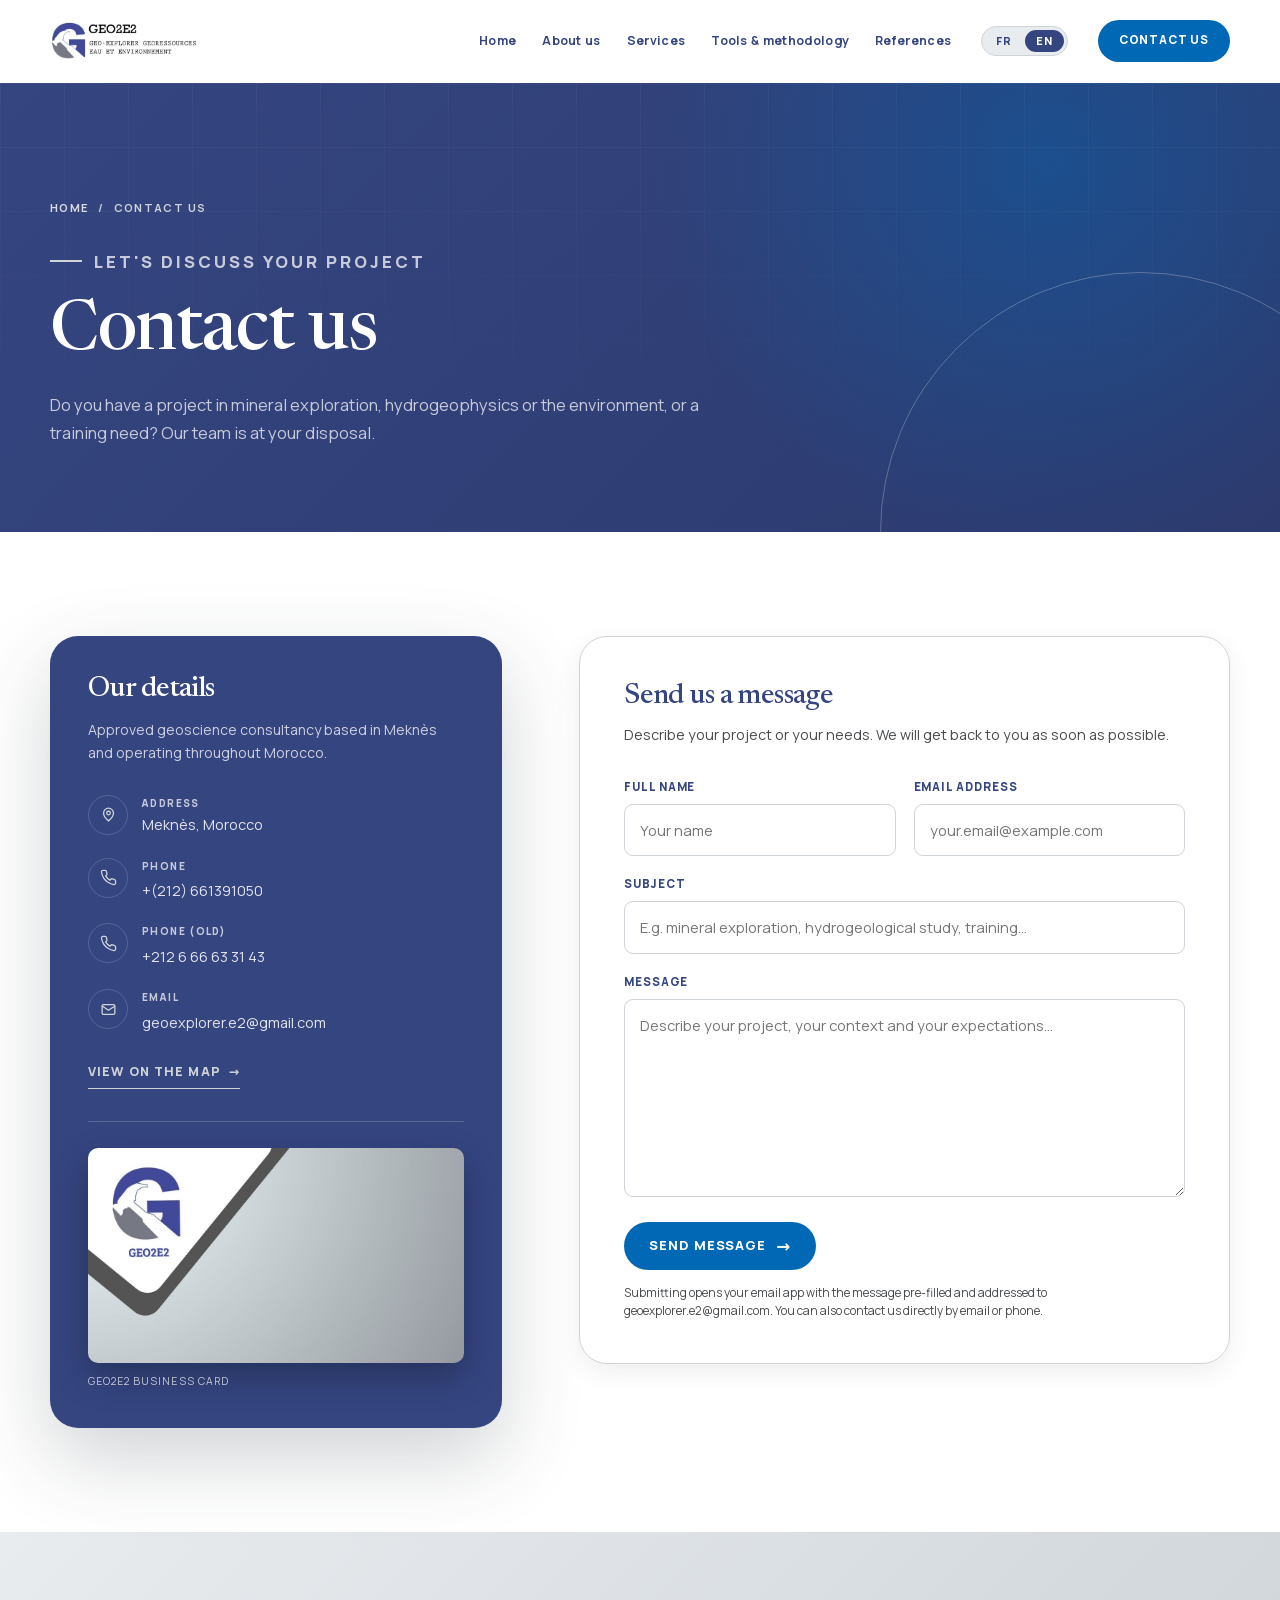
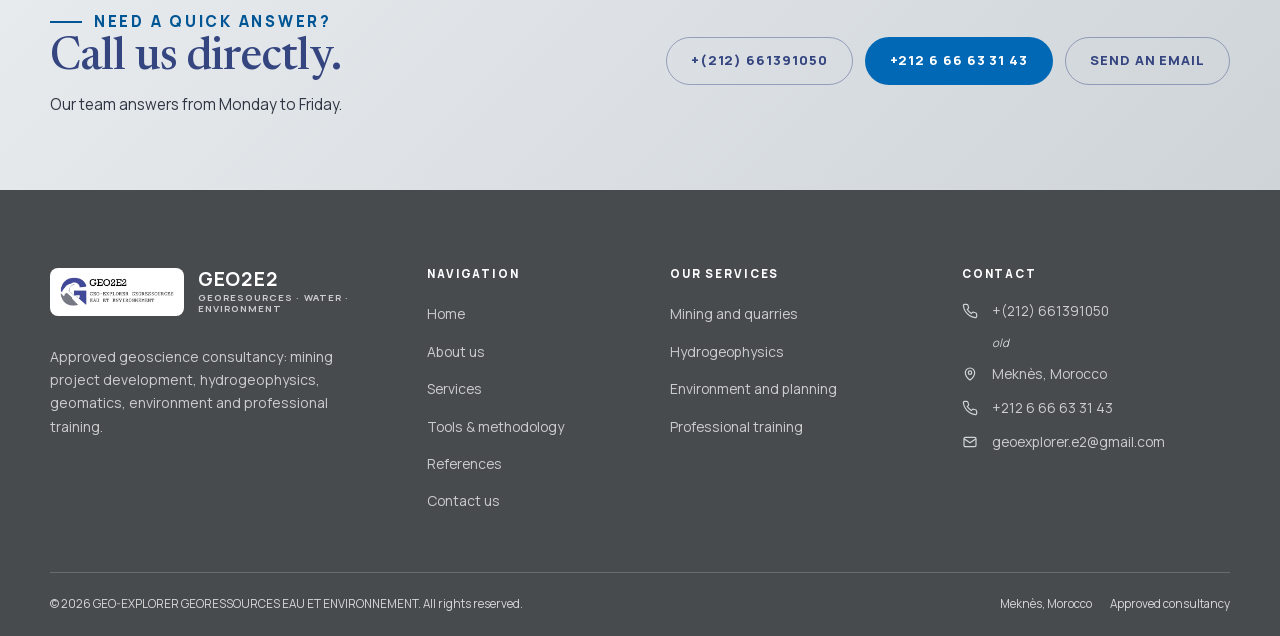
<file: contact.html>
<!DOCTYPE html>
<html lang="fr" class="js">
<head>
  <meta charset="UTF-8">
  <meta name="viewport" content="width=device-width, initial-scale=1.0">
  <meta name="theme-color" content="#354580">
  <link rel="alternate" hreflang="fr" href="https://essahlaouifouad.github.io/geo2e2/contact.html">
  <link rel="alternate" hreflang="en" href="https://essahlaouifouad.github.io/geo2e2/en/contact.html">
  <link rel="alternate" hreflang="x-default" href="https://essahlaouifouad.github.io/geo2e2/contact.html">
  <link rel="canonical" href="https://essahlaouifouad.github.io/geo2e2/contact.html">
  <meta http-equiv="Content-Security-Policy" content="default-src 'none'; script-src 'self'; style-src 'self'; font-src 'self'; img-src 'self' data:; connect-src 'self'; form-action 'self' mailto:; base-uri 'self'; object-src 'none'; frame-src 'none'">
  <meta name="referrer" content="strict-origin-when-cross-origin">
  <title>Nous contacter — GEO2E2 | Meknès, Maroc</title>
  <meta name="description" content="Contactez GEO2E2 à Meknès : +212 6 66 63 31 43, geoexplorer.e2@gmail.com. Échangeons sur vos projets miniers, hydrogéologiques, environnementaux ou de formation.">
  <meta property="og:title" content="Nous contacter — GEO2E2">
  <meta property="og:description" content="Notre équipe est à votre disposition pour vos projets en géosciences, ressources en eau, environnement et formation.">
  <meta property="og:type" content="website">
  <meta property="og:locale" content="fr_FR">
  <meta property="og:locale:alternate" content="en_US">
  <link rel="icon" type="image/svg+xml" href="img/favicon.svg">
  <link rel="alternate icon" type="image/x-icon" href="img/favicon.ico">
  <link rel="apple-touch-icon" href="img/apple-touch-icon.png">
  <link rel="stylesheet" href="css/fonts.css?v=20261120">
  <link rel="stylesheet" href="css/reset.css?v=20261120">
  <link rel="stylesheet" href="css/style.css?v=20261120">
  <script src="js/lang.js?v=20261120"></script>
  <noscript><link rel="stylesheet" href="css/noscript.css?v=20261120"></noscript>
</head>
<body>

  <a class="skip-link" href="#main">Aller au contenu</a>

  <header class="site-header">
    <div class="container header-inner">
      <a href="index.html" class="brand" aria-label="GEO2E2 — Géoressources · Eau · Environnement">
        <img src="img/logo.jpeg" alt="Logo GEO2E2">
      </a>

      <button class="nav-toggle" type="button" aria-expanded="false" aria-controls="primary-nav" aria-label="Ouvrir le menu" data-label-open="Ouvrir le menu" data-label-close="Fermer le menu">
        <span></span><span></span><span></span>
      </button>

      <nav class="site-nav" id="primary-nav" aria-label="Navigation principale">
        <ul class="nav-list">
          <li><a href="index.html">Accueil</a></li>
          <li><a href="index.html#qui-sommes-nous">Qui sommes-nous ?</a></li>
          <li><a href="services.html">Nos services</a></li>
          <li><a href="outils-methodologies.html">Outils et méthodologies</a></li>
          <li><a href="references.html">Références techniques</a></li>
        </ul>
        <div class="lang-switch" role="group" aria-label="Choix de la langue">
          <a href="contact.html" hreflang="fr" lang="fr" aria-current="page" data-lang-switch="fr">FR</a>
          <a href="en/contact.html" hreflang="en" lang="en" data-lang-switch="en">EN</a>
        </div>
        <a href="contact.html" class="btn btn-dark nav-cta is-active">Nous contacter</a>
      </nav>
    </div>
  </header>

  <main id="main">

    <section class="page-hero">
      <div class="container">
        <nav class="breadcrumb" aria-label="Fil d'Ariane">
          <a href="index.html">Accueil</a>
          <span aria-hidden="true">/</span>
          <span aria-current="page">Nous contacter</span>
        </nav>
        <p class="eyebrow eyebrow--light">Parlons de votre projet</p>
        <h1>Contactez-nous</h1>
        <p>Vous avez un projet en exploration minière, en hydro-géophysique, en environnement ou un besoin en formation ? Notre équipe est à votre disposition.</p>
      </div>
    </section>

    <section class="section section--white">
      <div class="container contact-grid">

        <aside class="contact-panel reveal">
          <h2>Nos coordonnées</h2>
          <p>Bureau d'études agréé en géosciences, basé à Meknès et intervenant à travers le Maroc.</p>

          <ul class="contact-list">
            <li>
              <span class="icon" aria-hidden="true">
                <svg viewBox="0 0 24 24" fill="none" stroke="currentColor" stroke-width="1.8"><path d="M12 21s7-5.4 7-11a7 7 0 1 0-14 0c0 5.6 7 11 7 11Z"/><circle cx="12" cy="10" r="2.6"/></svg>
              </span>
              <div>
                <span>Adresse</span>
                <p>Meknès, Maroc</p>
              </div>
            </li>
            <li>
              <span class="icon" aria-hidden="true">
                <svg viewBox="0 0 24 24" fill="none" stroke="currentColor" stroke-width="1.8" aria-hidden="true"><path d="M22 16.9v3a2 2 0 0 1-2.2 2 19.8 19.8 0 0 1-8.6-3.1 19.5 19.5 0 0 1-6-6A19.8 19.8 0 0 1 2.1 4.2 2 2 0 0 1 4.1 2h3a2 2 0 0 1 2 1.7c.1.9.4 1.8.7 2.6a2 2 0 0 1-.5 2.1L8 9.7a16 16 0 0 0 6 6l1.3-1.3a2 2 0 0 1 2.1-.5c.8.3 1.7.6 2.6.7a2 2 0 0 1 1.7 2Z"/></svg>
              </span>
              <div>
                <span>Téléphone</span>
                <a href="tel:+212661391050">+(212) 661391050</a>
              </div>
            </li>
            <li>
              <span class="icon" aria-hidden="true">
                <svg viewBox="0 0 24 24" fill="none" stroke="currentColor" stroke-width="1.8"><path d="M22 16.9v3a2 2 0 0 1-2.2 2 19.8 19.8 0 0 1-8.6-3.1 19.5 19.5 0 0 1-6-6A19.8 19.8 0 0 1 2.1 4.2 2 2 0 0 1 4.1 2h3a2 2 0 0 1 2 1.7c.1.9.4 1.8.7 2.6a2 2 0 0 1-.5 2.1L8 9.7a16 16 0 0 0 6 6l1.3-1.3a2 2 0 0 1 2.1-.5c.8.3 1.7.6 2.6.7a2 2 0 0 1 1.7 2Z"/></svg>
              </span>
              <div>
                <span>Téléphone (ancien)</span>
                <a href="tel:+212666633143">+212 6 66 63 31 43</a>
              </div>
            </li>
            <li>
              <span class="icon" aria-hidden="true">
                <svg viewBox="0 0 24 24" fill="none" stroke="currentColor" stroke-width="1.8"><rect x="3" y="5" width="18" height="14" rx="2"/><path d="m3 7 9 6 9-6"/></svg>
              </span>
              <div>
                <span>Email</span>
                <a href="mailto:geoexplorer.e2@gmail.com">geoexplorer.e2@gmail.com</a>
              </div>
            </li>
          </ul>

          <p class="contact-map-line">
            <a href="https://www.google.com/maps/search/?api=1&amp;query=Mekn%C3%A8s%2C+Maroc" class="text-link contact-map-link" target="_blank" rel="noopener noreferrer">
              Voir sur la carte <span class="arrow" aria-hidden="true">→</span>
            </a>
          </p>

          <figure class="contact-card-visual">
            <img src="img/carte-visite.jpg" alt="Carte de visite GEO2E2">
            <figcaption>Carte de visite GEO2E2</figcaption>
          </figure>
        </aside>

        <div class="contact-form-wrap reveal">
          <h2>Envoyez-nous un message</h2>
          <p>Décrivez votre projet ou votre besoin. Nous revenons vers vous dans les meilleurs délais.</p>

          <form action="mailto:geoexplorer.e2@gmail.com" method="post" enctype="text/plain" data-contact-form
                data-status-message="Votre messagerie s'ouvre avec le message prérempli. Vous pouvez aussi nous écrire directement à geoexplorer.e2@gmail.com."
                data-mail-subject="Site GEO2E2 — "
                data-default-subject="Demande de contact"
                data-field-name="Nom :"
                data-field-email="Email :"
                data-field-subject="Sujet :"
                data-status-fallback="Si votre messagerie ne s'ouvre pas, écrivez-nous directement à geoexplorer.e2@gmail.com.">
            <div class="form-row">
              <div class="form-group">
                <label for="name">Nom complet</label>
                <input type="text" id="name" name="name" autocomplete="name" maxlength="100" placeholder="Votre nom" required>
              </div>
              <div class="form-group">
                <label for="email">Adresse email</label>
                <input type="email" id="email" name="email" autocomplete="email" maxlength="254" placeholder="votre.email@exemple.com" required>
              </div>
            </div>

            <div class="form-group">
              <label for="subject">Sujet</label>
              <input type="text" id="subject" name="subject" maxlength="150" placeholder="Ex. : exploration minière, étude hydrogéologique, formation…" required>
            </div>

            <div class="form-group">
              <label for="message">Message</label>
              <textarea id="message" name="message" rows="7" maxlength="5000" placeholder="Décrivez votre projet, votre contexte et vos attentes…" required></textarea>
            </div>

            <button type="submit" class="btn btn-dark">Envoyer le message <span class="arrow" aria-hidden="true">→</span></button>
            <p class="form-note">L'envoi ouvre votre messagerie avec le message prérempli à destination de geoexplorer.e2@gmail.com. Vous pouvez aussi nous écrire directement par email ou par téléphone.</p>
            <p class="form-status" role="status" aria-live="polite"></p>
          </form>
        </div>

      </div>
    </section>

    <section class="cta-band">
      <div class="container cta-inner">
        <div>
          <p class="eyebrow">Un échange rapide ?</p>
          <h2>Appelez-nous directement.</h2>
          <p>Notre équipe vous répond du lundi au vendredi.</p>
        </div>
        <div class="cta-actions">
          <a href="tel:+212661391050" class="btn btn-outline">+(212) 661391050</a>
          <a href="tel:+212666633143" class="btn btn-dark">+212 6 66 63 31 43</a>

          <a href="mailto:geoexplorer.e2@gmail.com" class="btn btn-outline">Envoyer un email</a>
        </div>
      </div>
    </section>

  </main>

  <footer class="site-footer">
    <div class="container">
      <div class="footer-grid">
        <div class="footer-brand">
          <a href="index.html" class="brand" aria-label="GEO2E2 — Géoressources · Eau · Environnement">
            <img src="img/logo.jpeg" alt="Logo GEO2E2">
            <span class="brand-text">
              <strong>GEO2E2</strong>
              <small>Géoressources · Eau · Environnement</small>
            </span>
          </a>
          <p>Bureau d'études agréé en géosciences : développement de projets miniers, expertise en hydrogéophysique, géomatique, environnement et formation professionnelle.</p>
        </div>

        <div class="footer-col">
          <h3>Navigation</h3>
          <ul>
            <li><a href="index.html">Accueil</a></li>
            <li><a href="index.html#qui-sommes-nous">Qui sommes-nous ?</a></li>
            <li><a href="services.html">Nos services</a></li>
            <li><a href="outils-methodologies.html">Outils et méthodologies</a></li>
            <li><a href="references.html">Références techniques</a></li>
            <li><a href="contact.html">Nous contacter</a></li>
          </ul>
        </div>

        <div class="footer-col">
          <h3>Nos services</h3>
          <ul>
            <li><a href="services.html#mines">Mines et carrières</a></li>
            <li><a href="services.html#hydrogeophysique">Hydrogéophysique</a></li>
            <li><a href="services.html#environnement">Environnement et aménagement</a></li>
            <li><a href="services.html#formations">Formations professionnelles</a></li>
          </ul>
        </div>

        <div class="footer-col">
          <h3>Contact</h3>
          <ul class="footer-contact">
            <li>
              <svg viewBox="0 0 24 24" fill="none" stroke="currentColor" stroke-width="1.8" aria-hidden="true"><path d="M22 16.9v3a2 2 0 0 1-2.2 2 19.8 19.8 0 0 1-8.6-3.1 19.5 19.5 0 0 1-6-6A19.8 19.8 0 0 1 2.1 4.2 2 2 0 0 1 4.1 2h3a2 2 0 0 1 2 1.7c.1.9.4 1.8.7 2.6a2 2 0 0 1-.5 2.1L8 9.7a16 16 0 0 0 6 6l1.3-1.3a2 2 0 0 1 2.1-.5c.8.3 1.7.6 2.6.7a2 2 0 0 1 1.7 2Z"/></svg>
              <a href="tel:+212661391050">+(212) 661391050</a>
              <span class="phone-old">ancien</span>
            </li>
            <li>
              <svg viewBox="0 0 24 24" fill="none" stroke="currentColor" stroke-width="1.8" aria-hidden="true"><path d="M12 21s7-5.4 7-11a7 7 0 1 0-14 0c0 5.6 7 11 7 11Z"/><circle cx="12" cy="10" r="2.6"/></svg>
              <span>Meknès, Maroc</span>
            </li>
            <li>
              <svg viewBox="0 0 24 24" fill="none" stroke="currentColor" stroke-width="1.8" aria-hidden="true"><path d="M22 16.9v3a2 2 0 0 1-2.2 2 19.8 19.8 0 0 1-8.6-3.1 19.5 19.5 0 0 1-6-6A19.8 19.8 0 0 1 2.1 4.2 2 2 0 0 1 4.1 2h3a2 2 0 0 1 2 1.7c.1.9.4 1.8.7 2.6a2 2 0 0 1-.5 2.1L8 9.7a16 16 0 0 0 6 6l1.3-1.3a2 2 0 0 1 2.1-.5c.8.3 1.7.6 2.6.7a2 2 0 0 1 1.7 2Z"/></svg>
              <a href="tel:+212666633143">+212 6 66 63 31 43</a>
            </li>

            <li>
              <svg viewBox="0 0 24 24" fill="none" stroke="currentColor" stroke-width="1.8" aria-hidden="true"><rect x="3" y="5" width="18" height="14" rx="2"/><path d="m3 7 9 6 9-6"/></svg>
              <a href="mailto:geoexplorer.e2@gmail.com">geoexplorer.e2@gmail.com</a>
            </li>
          </ul>
        </div>
      </div>

      <div class="footer-bottom">
        <p>© <span data-year>2026</span> GEO-EXPLORER GEORESSOURCES EAU ET ENVIRONNEMENT. Tous droits réservés.</p>
        <div class="footer-legal">
          <span>Meknès, Maroc</span>
          <span>Bureau d'études agréé</span>
        </div>
      </div>
    </div>
  </footer>

  <script src="js/main.js?v=20261120"></script>
</body>
</html>
</file>
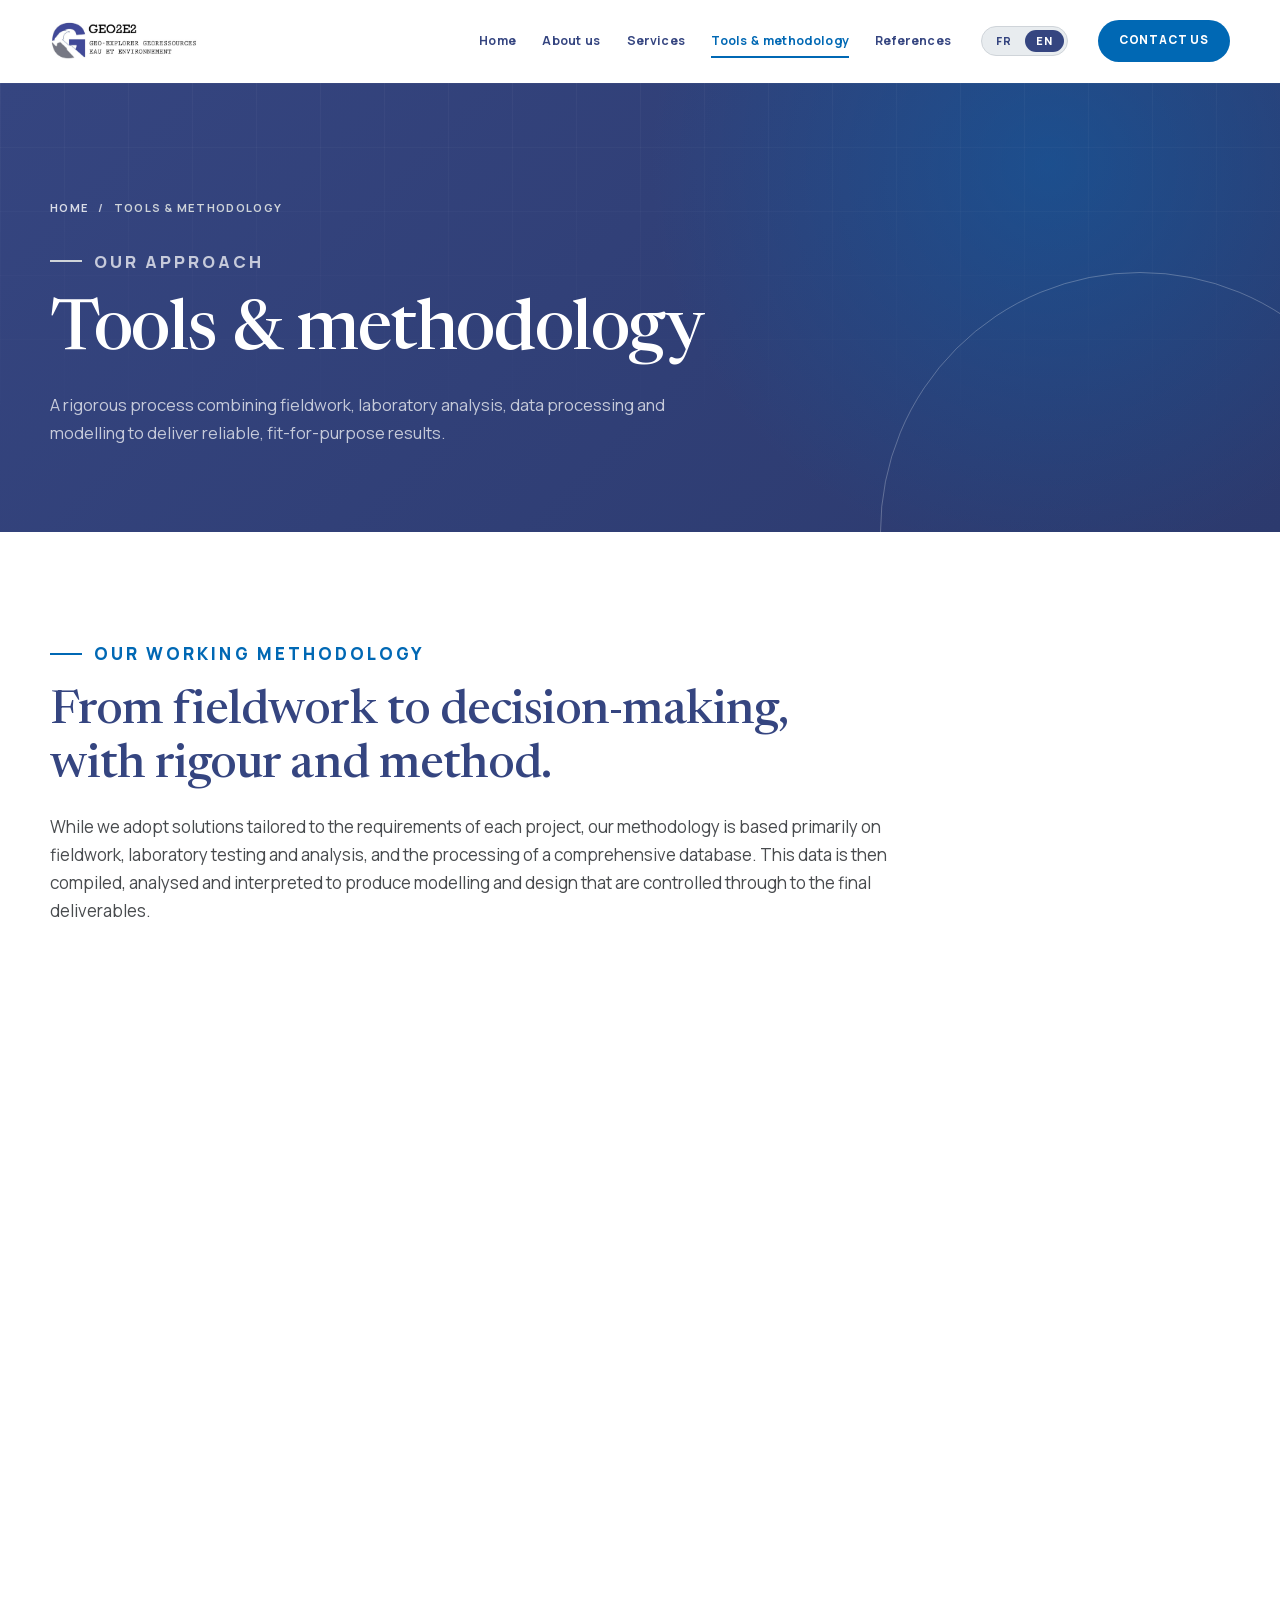
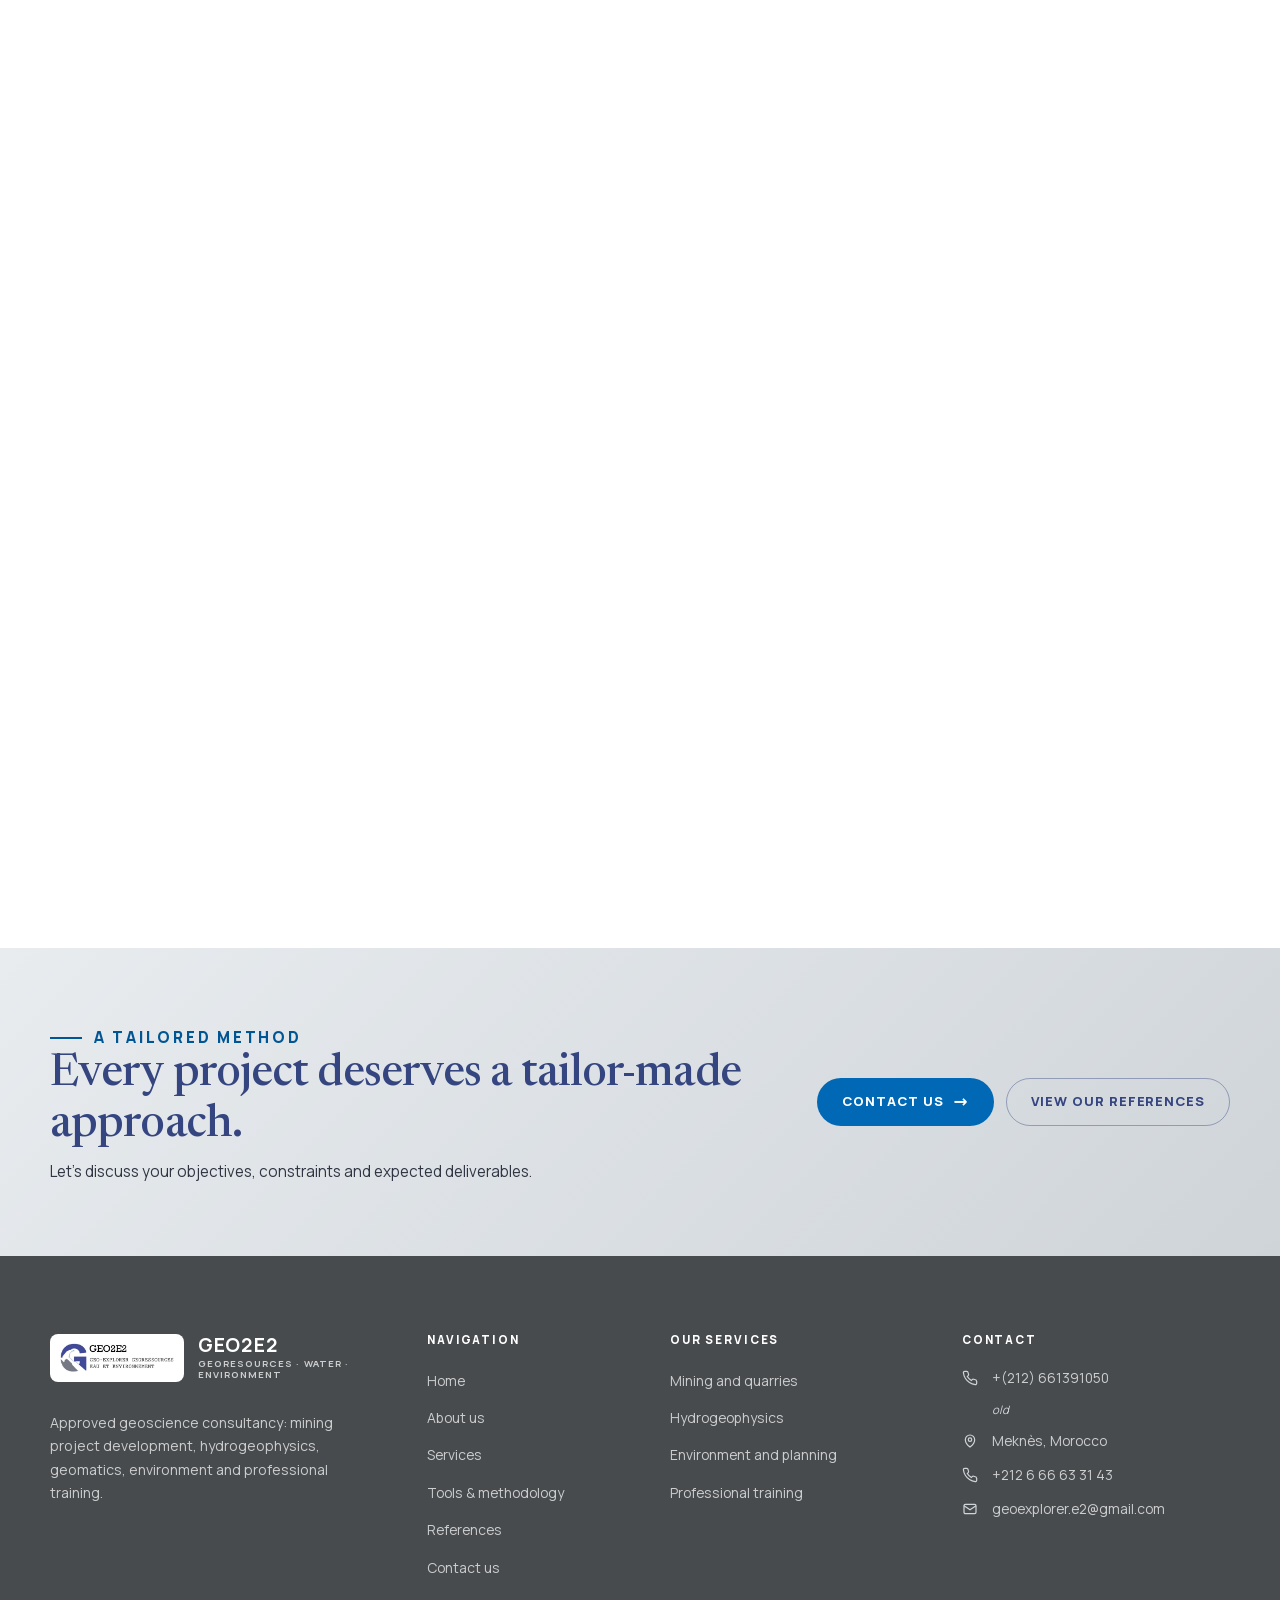
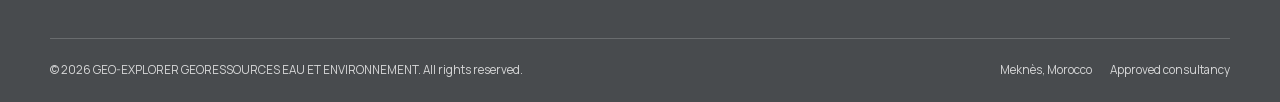
<file: outils-methodologies.html>
<!DOCTYPE html>
<html lang="fr" class="js">
<head>
  <meta charset="UTF-8">
  <meta name="viewport" content="width=device-width, initial-scale=1.0">
  <meta name="theme-color" content="#354580">
  <link rel="alternate" hreflang="fr" href="https://essahlaouifouad.github.io/geo2e2/outils-methodologies.html">
  <link rel="alternate" hreflang="en" href="https://essahlaouifouad.github.io/geo2e2/en/tools-methodology.html">
  <link rel="alternate" hreflang="x-default" href="https://essahlaouifouad.github.io/geo2e2/outils-methodologies.html">
  <link rel="canonical" href="https://essahlaouifouad.github.io/geo2e2/outils-methodologies.html">
  <meta http-equiv="Content-Security-Policy" content="default-src 'none'; script-src 'self'; style-src 'self'; font-src 'self'; img-src 'self' data:; connect-src 'self'; form-action 'self' mailto:; base-uri 'self'; object-src 'none'; frame-src 'none'">
  <meta name="referrer" content="strict-origin-when-cross-origin">
  <title>Outils et méthodologies — GEO2E2</title>
  <meta name="description" content="La méthodologie GEO2E2 : travail de terrain, analyses de laboratoire, traitement des données, géophysique, SIG, télédétection, modélisation et contrôle des livrables.">
  <meta property="og:title" content="Outils et méthodologies — GEO2E2">
  <meta property="og:description" content="Du terrain au livrable : une démarche rigoureuse de collecte, d'analyse, de modélisation et de validation.">
  <meta property="og:type" content="website">
  <meta property="og:locale" content="fr_FR">
  <meta property="og:locale:alternate" content="en_US">
  <link rel="icon" type="image/svg+xml" href="img/favicon.svg">
  <link rel="alternate icon" type="image/x-icon" href="img/favicon.ico">
  <link rel="apple-touch-icon" href="img/apple-touch-icon.png">
  <link rel="stylesheet" href="css/fonts.css?v=20261120">
  <link rel="stylesheet" href="css/reset.css?v=20261120">
  <link rel="stylesheet" href="css/style.css?v=20261120">
  <script src="js/lang.js?v=20261120"></script>
  <noscript><link rel="stylesheet" href="css/noscript.css?v=20261120"></noscript>
</head>
<body>

  <a class="skip-link" href="#main">Aller au contenu</a>

  <header class="site-header">
    <div class="container header-inner">
      <a href="index.html" class="brand" aria-label="GEO2E2 — Géoressources · Eau · Environnement">
        <img src="img/logo.jpeg" alt="Logo GEO2E2">
      </a>

      <button class="nav-toggle" type="button" aria-expanded="false" aria-controls="primary-nav" aria-label="Ouvrir le menu" data-label-open="Ouvrir le menu" data-label-close="Fermer le menu">
        <span></span><span></span><span></span>
      </button>

      <nav class="site-nav" id="primary-nav" aria-label="Navigation principale">
        <ul class="nav-list">
          <li><a href="index.html">Accueil</a></li>
          <li><a href="index.html#qui-sommes-nous">Qui sommes-nous ?</a></li>
          <li><a href="services.html">Nos services</a></li>
          <li><a href="outils-methodologies.html" class="is-active">Outils et méthodologies</a></li>
          <li><a href="references.html">Références techniques</a></li>
        </ul>
        <div class="lang-switch" role="group" aria-label="Choix de la langue">
          <a href="outils-methodologies.html" hreflang="fr" lang="fr" aria-current="page" data-lang-switch="fr">FR</a>
          <a href="en/tools-methodology.html" hreflang="en" lang="en" data-lang-switch="en">EN</a>
        </div>
        <a href="contact.html" class="btn btn-dark nav-cta">Nous contacter</a>
      </nav>
    </div>
  </header>

  <main id="main">

    <section class="page-hero">
      <div class="container">
        <nav class="breadcrumb" aria-label="Fil d'Ariane">
          <a href="index.html">Accueil</a>
          <span aria-hidden="true">/</span>
          <span aria-current="page">Outils et méthodologies</span>
        </nav>
        <p class="eyebrow eyebrow--light">Notre approche</p>
        <h1>Outils et méthodologies</h1>
        <p>Une démarche rigoureuse qui combine travail de terrain, analyses de laboratoire, traitement de données et modélisation pour des livrables fiables et adaptés.</p>
      </div>
    </section>

    <section class="section section--white">
      <div class="container">
        <div class="method-intro reveal">
          <p class="eyebrow">Méthodologie de travail</p>
          <h2>Du terrain à la décision, avec rigueur et méthode.</h2>
          <p>Bien que nous adoptions des solutions adaptées aux exigences de chaque projet, notre méthodologie repose principalement sur le travail de terrain, les tests et analyses de laboratoire et le traitement d'une base de données exhaustive. Ces différentes données sont ensuite compilées, analysées et interprétées pour en déduire une modélisation et une conception qui seront contrôlées jusqu'aux livrables finaux.</p>
        </div>

        <ol class="process-steps reveal" aria-label="Les étapes de notre méthodologie">
          <li>
            <span class="step-num">01</span>
            <h3>Terrain &amp; collecte</h3>
            <p>Missions de terrain, levés, échantillonnage et implantation des forages de reconnaissance et d'exploitation.</p>
          </li>
          <li>
            <span class="step-num">02</span>
            <h3>Analyses &amp; laboratoire</h3>
            <p>Tests et analyses des échantillons pour caractériser les matériaux et les ressources.</p>
          </li>
          <li>
            <span class="step-num">03</span>
            <h3>Traitement &amp; interprétation</h3>
            <p>Compilation des bases de données, traitement géophysique, analyse spatiale et interprétation.</p>
          </li>
          <li>
            <span class="step-num">04</span>
            <h3>Modélisation &amp; conception</h3>
            <p>Modélisation spatiale, calcul de réserves et intégration des approches IA lorsque pertinent.</p>
          </li>
          <li>
            <span class="step-num">05</span>
            <h3>Contrôle &amp; livrables</h3>
            <p>Validation des résultats et production de documents techniques clairs et exploitables.</p>
          </li>
        </ol>

        <div class="section-heading reveal">
          <p class="eyebrow">Boîte à outils</p>
          <h2>Les outils et techniques mobilisés</h2>
          <p>Des moyens complémentaires, sélectionnés en fonction des objectifs et des contraintes de chaque mission.</p>
        </div>

        <ul class="tools-grid">
          <li class="tool-card reveal"><span class="tool-num">01</span>Bases de données géologiques et géographiques</li>
          <li class="tool-card reveal"><span class="tool-num">02</span>Missions de terrain</li>
          <li class="tool-card reveal"><span class="tool-num">03</span>Échantillonnage et analyse au laboratoire</li>
          <li class="tool-card reveal"><span class="tool-num">04</span>Méthodes géophysiques (géoélectrique, tomographie électrique…)</li>
          <li class="tool-card reveal"><span class="tool-num">05</span>Traitement et interprétation des données géophysiques</li>
          <li class="tool-card reveal"><span class="tool-num">06</span>Implantation des forages de reconnaissance et d'exploitation</li>
          <li class="tool-card reveal"><span class="tool-num">07</span>SIG / télédétection et modélisation spatiale</li>
          <li class="tool-card reveal"><span class="tool-num">08</span>Cartographie numérique</li>
          <li class="tool-card reveal"><span class="tool-num">09</span>Calcul de réserves</li>
          <li class="tool-card reveal"><span class="tool-num">10</span>Machine Learning</li>
          <li class="tool-card reveal"><span class="tool-num">11</span>Deep Learning</li>
        </ul>

        <div class="method-quote reveal">
          <span class="quote-mark" aria-hidden="true">“</span>
          <blockquote>
            <p>Notre approche repose sur la complémentarité entre les techniques utilisées, les compétences de nos équipes et une démarche rigoureuse de contrôle et de validation. Un objectif constant : apporter à nos clients des solutions techniques pertinentes, précises et adaptées à leurs besoins.</p>
            <cite>GEO2E2 — Notre engagement méthodologique</cite>
          </blockquote>
        </div>

        <div class="reveal method-cta">
          <a href="services.html" class="btn btn-outline">Explorer nos services <span class="arrow" aria-hidden="true">→</span></a>
        </div>
      </div>
    </section>

    <section class="cta-band">
      <div class="container cta-inner">
        <div>
          <p class="eyebrow">Une méthode adaptée</p>
          <h2>Chaque projet mérite une approche sur mesure.</h2>
          <p>Échangeons sur vos objectifs, vos contraintes et les livrables attendus.</p>
        </div>
        <div class="cta-actions">
          <a href="contact.html" class="btn btn-dark">Nous contacter <span class="arrow" aria-hidden="true">→</span></a>
          <a href="references.html" class="btn btn-outline">Voir nos références</a>
        </div>
      </div>
    </section>

  </main>

  <footer class="site-footer">
    <div class="container">
      <div class="footer-grid">
        <div class="footer-brand">
          <a href="index.html" class="brand" aria-label="GEO2E2 — Géoressources · Eau · Environnement">
            <img src="img/logo.jpeg" alt="Logo GEO2E2">
            <span class="brand-text">
              <strong>GEO2E2</strong>
              <small>Géoressources · Eau · Environnement</small>
            </span>
          </a>
          <p>Bureau d'études agréé en géosciences : développement de projets miniers, expertise en hydrogéophysique, géomatique, environnement et formation professionnelle.</p>
        </div>

        <div class="footer-col">
          <h3>Navigation</h3>
          <ul>
            <li><a href="index.html">Accueil</a></li>
            <li><a href="index.html#qui-sommes-nous">Qui sommes-nous ?</a></li>
            <li><a href="services.html">Nos services</a></li>
            <li><a href="outils-methodologies.html">Outils et méthodologies</a></li>
            <li><a href="references.html">Références techniques</a></li>
            <li><a href="contact.html">Nous contacter</a></li>
          </ul>
        </div>

        <div class="footer-col">
          <h3>Nos services</h3>
          <ul>
            <li><a href="services.html#mines">Mines et carrières</a></li>
            <li><a href="services.html#hydrogeophysique">Hydrogéophysique</a></li>
            <li><a href="services.html#environnement">Environnement et aménagement</a></li>
            <li><a href="services.html#formations">Formations professionnelles</a></li>
          </ul>
        </div>

        <div class="footer-col">
          <h3>Contact</h3>
          <ul class="footer-contact">
            <li>
              <svg viewBox="0 0 24 24" fill="none" stroke="currentColor" stroke-width="1.8" aria-hidden="true"><path d="M22 16.9v3a2 2 0 0 1-2.2 2 19.8 19.8 0 0 1-8.6-3.1 19.5 19.5 0 0 1-6-6A19.8 19.8 0 0 1 2.1 4.2 2 2 0 0 1 4.1 2h3a2 2 0 0 1 2 1.7c.1.9.4 1.8.7 2.6a2 2 0 0 1-.5 2.1L8 9.7a16 16 0 0 0 6 6l1.3-1.3a2 2 0 0 1 2.1-.5c.8.3 1.7.6 2.6.7a2 2 0 0 1 1.7 2Z"/></svg>
              <a href="tel:+212661391050">+(212) 661391050</a>
              <span class="phone-old">ancien</span>
            </li>
            <li>
              <svg viewBox="0 0 24 24" fill="none" stroke="currentColor" stroke-width="1.8" aria-hidden="true"><path d="M12 21s7-5.4 7-11a7 7 0 1 0-14 0c0 5.6 7 11 7 11Z"/><circle cx="12" cy="10" r="2.6"/></svg>
              <span>Meknès, Maroc</span>
            </li>
            <li>
              <svg viewBox="0 0 24 24" fill="none" stroke="currentColor" stroke-width="1.8" aria-hidden="true"><path d="M22 16.9v3a2 2 0 0 1-2.2 2 19.8 19.8 0 0 1-8.6-3.1 19.5 19.5 0 0 1-6-6A19.8 19.8 0 0 1 2.1 4.2 2 2 0 0 1 4.1 2h3a2 2 0 0 1 2 1.7c.1.9.4 1.8.7 2.6a2 2 0 0 1-.5 2.1L8 9.7a16 16 0 0 0 6 6l1.3-1.3a2 2 0 0 1 2.1-.5c.8.3 1.7.6 2.6.7a2 2 0 0 1 1.7 2Z"/></svg>
              <a href="tel:+212666633143">+212 6 66 63 31 43</a>
            </li>

            <li>
              <svg viewBox="0 0 24 24" fill="none" stroke="currentColor" stroke-width="1.8" aria-hidden="true"><rect x="3" y="5" width="18" height="14" rx="2"/><path d="m3 7 9 6 9-6"/></svg>
              <a href="mailto:geoexplorer.e2@gmail.com">geoexplorer.e2@gmail.com</a>
            </li>
          </ul>
        </div>
      </div>

      <div class="footer-bottom">
        <p>© <span data-year>2026</span> GEO-EXPLORER GEORESSOURCES EAU ET ENVIRONNEMENT. Tous droits réservés.</p>
        <div class="footer-legal">
          <span>Meknès, Maroc</span>
          <span>Bureau d'études agréé</span>
        </div>
      </div>
    </div>
  </footer>

  <script src="js/main.js?v=20261120"></script>
</body>
</html>
</file>
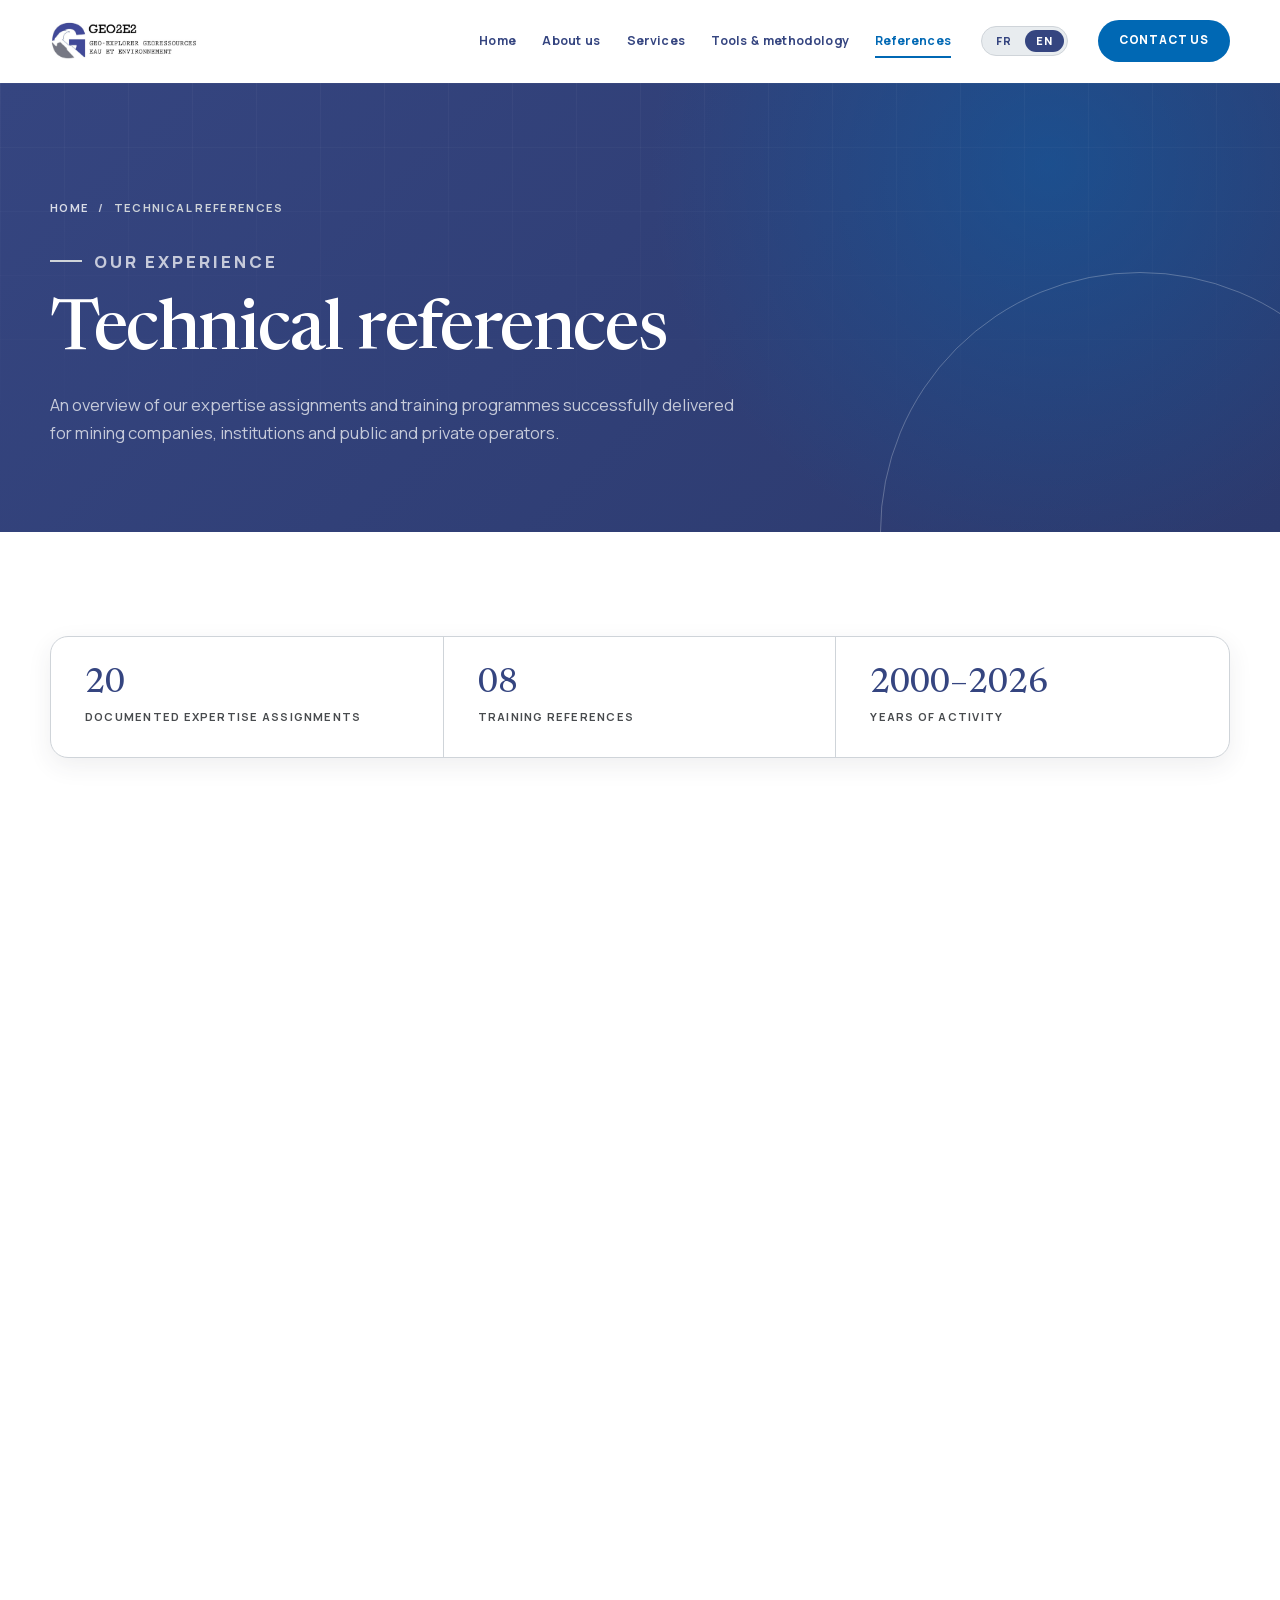
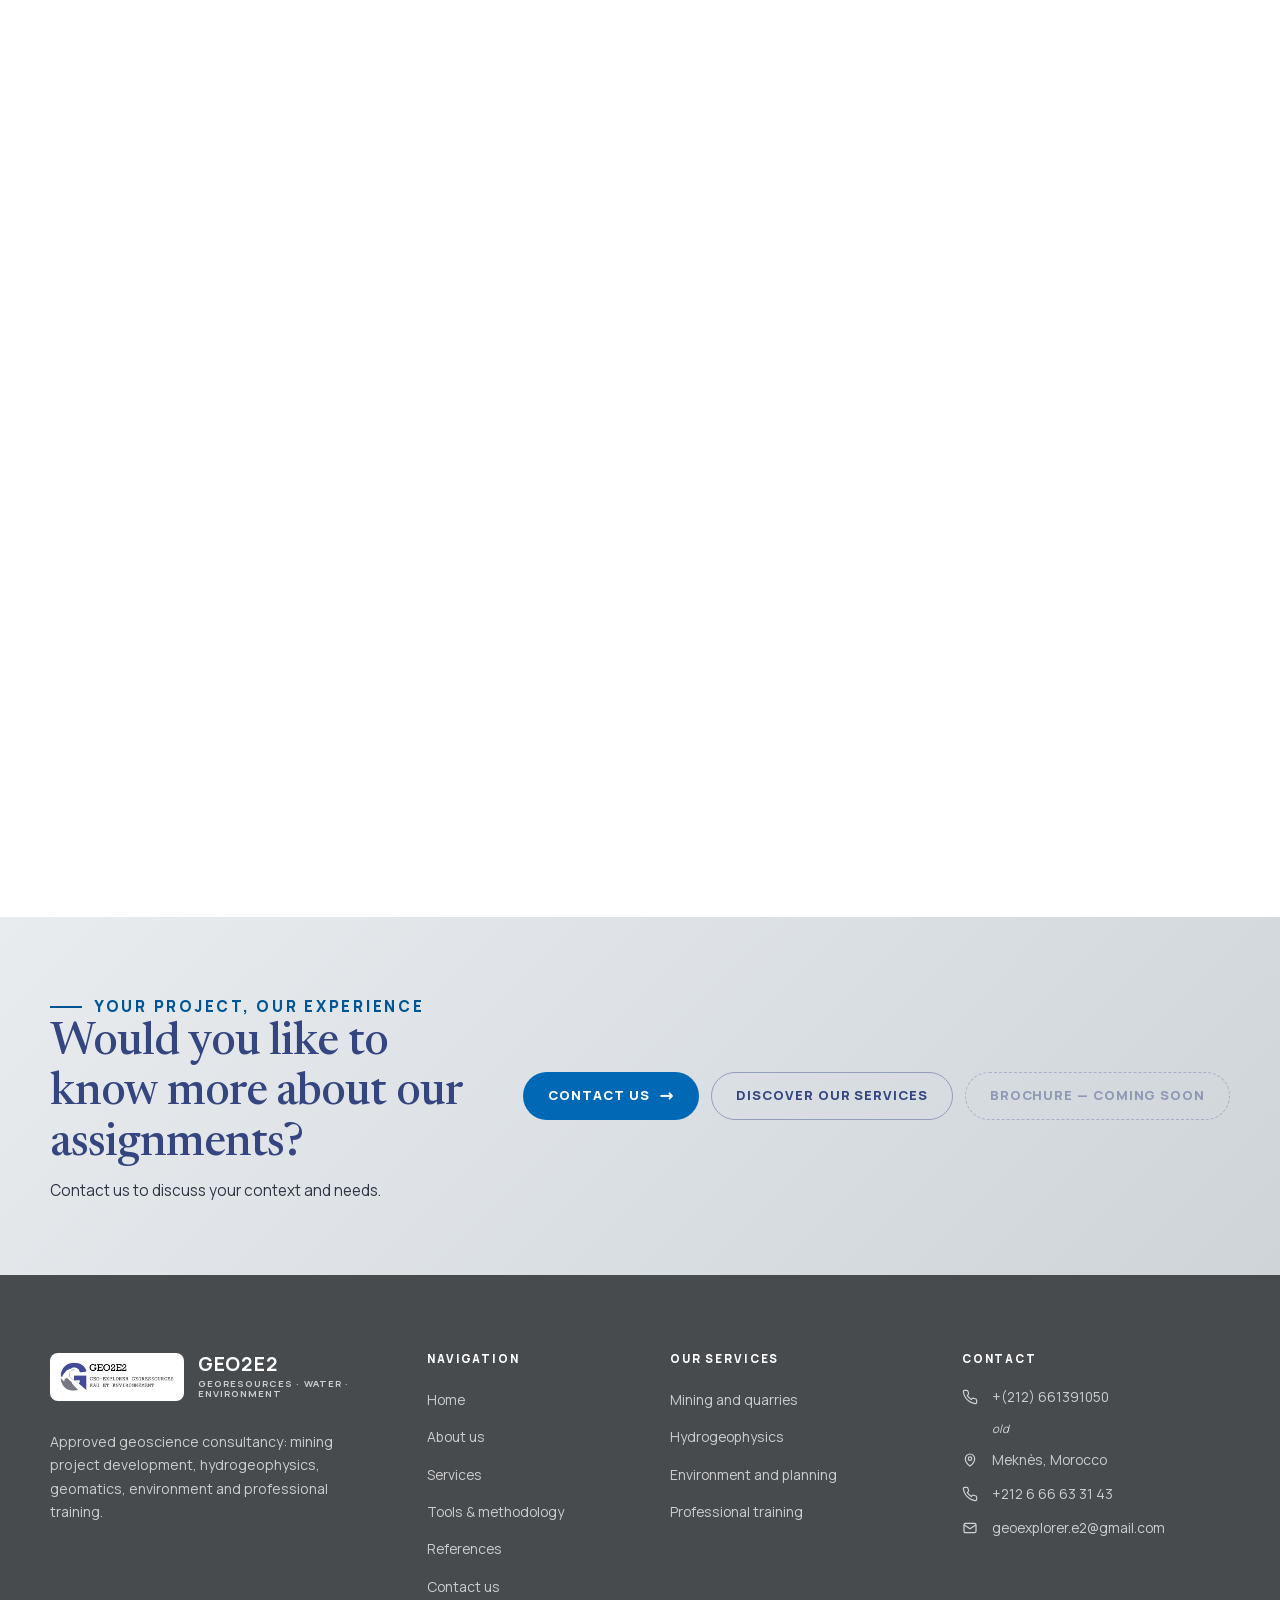
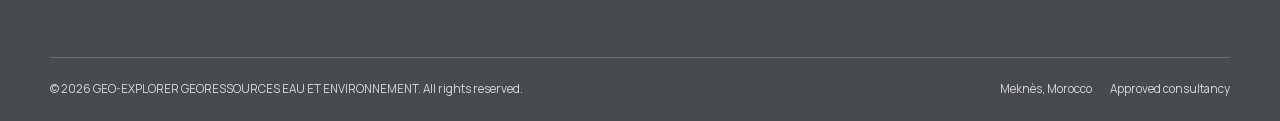
<file: references.html>
<!DOCTYPE html>
<html lang="fr" class="js">
<head>
  <meta charset="UTF-8">
  <meta name="viewport" content="width=device-width, initial-scale=1.0">
  <meta name="theme-color" content="#354580">
  <link rel="alternate" hreflang="fr" href="https://essahlaouifouad.github.io/geo2e2/references.html">
  <link rel="alternate" hreflang="en" href="https://essahlaouifouad.github.io/geo2e2/en/references.html">
  <link rel="alternate" hreflang="x-default" href="https://essahlaouifouad.github.io/geo2e2/references.html">
  <link rel="canonical" href="https://essahlaouifouad.github.io/geo2e2/references.html">
  <meta http-equiv="Content-Security-Policy" content="default-src 'none'; script-src 'self'; style-src 'self'; font-src 'self'; img-src 'self' data:; connect-src 'self'; form-action 'self' mailto:; base-uri 'self'; object-src 'none'; frame-src 'none'">
  <meta name="referrer" content="strict-origin-when-cross-origin">
  <title>Références techniques — GEO2E2</title>
  <meta name="description" content="Références techniques GEO2E2 : missions d'expertise minière, hydrogéologique et environnementale au Maroc, et programmes de formation pour les institutions publiques et privées.">
  <meta property="og:title" content="Références techniques — GEO2E2">
  <meta property="og:description" content="Une sélection de missions d'expertise et de formations réalisées par GEO2E2 depuis 2000.">
  <meta property="og:type" content="website">
  <meta property="og:locale" content="fr_FR">
  <meta property="og:locale:alternate" content="en_US">
  <link rel="icon" type="image/svg+xml" href="img/favicon.svg">
  <link rel="alternate icon" type="image/x-icon" href="img/favicon.ico">
  <link rel="apple-touch-icon" href="img/apple-touch-icon.png">
  <link rel="stylesheet" href="css/fonts.css?v=20261120">
  <link rel="stylesheet" href="css/reset.css?v=20261120">
  <link rel="stylesheet" href="css/style.css?v=20261120">
  <script src="js/lang.js?v=20261120"></script>
  <noscript><link rel="stylesheet" href="css/noscript.css?v=20261120"></noscript>
</head>
<body>

  <a class="skip-link" href="#main">Aller au contenu</a>

  <header class="site-header">
    <div class="container header-inner">
      <a href="index.html" class="brand" aria-label="GEO2E2 — Géoressources · Eau · Environnement">
        <img src="img/logo.jpeg" alt="Logo GEO2E2">
      </a>

      <button class="nav-toggle" type="button" aria-expanded="false" aria-controls="primary-nav" aria-label="Ouvrir le menu" data-label-open="Ouvrir le menu" data-label-close="Fermer le menu">
        <span></span><span></span><span></span>
      </button>

      <nav class="site-nav" id="primary-nav" aria-label="Navigation principale">
        <ul class="nav-list">
          <li><a href="index.html">Accueil</a></li>
          <li><a href="index.html#qui-sommes-nous">Qui sommes-nous ?</a></li>
          <li><a href="services.html">Nos services</a></li>
          <li><a href="outils-methodologies.html">Outils et méthodologies</a></li>
          <li><a href="references.html" class="is-active">Références techniques</a></li>
        </ul>
        <div class="lang-switch" role="group" aria-label="Choix de la langue">
          <a href="references.html" hreflang="fr" lang="fr" aria-current="page" data-lang-switch="fr">FR</a>
          <a href="en/references.html" hreflang="en" lang="en" data-lang-switch="en">EN</a>
        </div>
        <a href="contact.html" class="btn btn-dark nav-cta">Nous contacter</a>
      </nav>
    </div>
  </header>

  <main id="main">

    <section class="page-hero">
      <div class="container">
        <nav class="breadcrumb" aria-label="Fil d'Ariane">
          <a href="index.html">Accueil</a>
          <span aria-hidden="true">/</span>
          <span aria-current="page">Références techniques</span>
        </nav>
        <p class="eyebrow eyebrow--light">Notre expérience</p>
        <h1>Références techniques</h1>
        <p>Un aperçu de nos missions d'expertise et de nos programmes de formation réalisés avec succès auprès de sociétés minières, d'institutions et d'opérateurs publics et privés.</p>
      </div>
    </section>

    <section class="section section--white">
      <div class="container">

        <div class="ref-summary reveal" aria-label="Chiffres clés">
          <div>
            <strong>20</strong>
            <span>Missions d'expertise référencées</span>
          </div>
          <div>
            <strong>08</strong>
            <span>Références de formation</span>
          </div>
          <div>
            <strong>2000–2026</strong>
            <span>Années d'intervention</span>
          </div>
        </div>

        <section class="ref-section" aria-labelledby="expertise-title">
          <header class="ref-section-head reveal">
            <h2 id="expertise-title">Volet expertise</h2>
            <p>Mines · Hydrogéologie · Environnement</p>
          </header>

          <ol class="ref-list">
            <li class="reveal">
              <p>Réalisation de rapports géologiques et préparation des dossiers relatifs aux titres miniers (renouvellement de licence d'exploitation et permis de recherche), au bénéfice de sociétés dont les activités sont focalisées dans l'Anti-Atlas, 2024–2026.</p>
            </li>
            <li class="reveal">
              <p>Suivi des travaux d'exploitation et d'exploration de la minéralisation argentifère dans la région de Tinghir-Alnif, Société Métallurgique d'Imiter, 2022–2023.</p>
            </li>
            <li class="reveal">
              <p>Exploration des permis miniers dans la région de Foum Zguid, la région d'Agadir-Melloul et dans la Boutonnière de Siroua, relatifs à la société des travaux d'assainissement Ponts et Routes, 2021.</p>
            </li>
            <li class="reveal">
              <p>Réalisation et présentation des travaux des études d'impact sur l'environnement et des rapports géologiques pour les gisements de Cu, Pb et barytine dans l'Anti-Atlas oriental, Bureau Sud des Études générales, 2019–2020.</p>
            </li>
            <li class="reveal">
              <p>Travaux de recherche minière, exploration et levé cartographique de structures minéralisées, échantillonnage, étude et analyse descriptive de la minéralisation dans la région de Tizi Nisli ; Société de Recherche, d'Exploitation et d'Exploration Minière ; 2018.</p>
            </li>
            <li class="reveal">
              <p>Exploration de l'extension des structures filoniennes de barytine et de fluorine par l'implantation et le levé des sondages carottés au niveau de gisements de l'Anti-Atlas oriental ; compagnie d'exploitation et d'export de barytine, 2015–2017.</p>
            </li>
            <li class="reveal">
              <p>Suivi de l'exploitation du gisement de barytine avec la réalisation de plans de travaux miniers et orientation de travaux d'exploitation de gisements de barytine blanche et pétrolière dans le massif de l'Ougnat ; société minière d'exploitation et de commerce de barytine, 2001–2009.</p>
            </li>
            <li class="reveal">
              <p>Évaluation des réserves et de la qualité de corps minéralisés d'argile de type palygorskite dans le bassin de la haute Moulouya ; société minière de droit marocain ; 2008.</p>
            </li>
            <li class="reveal">
              <p>Exploration géologique, par tranchées, sondages carottés et travaux miniers, de gisements filoniens de fluorite dans l'Anti-Atlas oriental ; société minière de droit marocain ; 2003–2007.</p>
            </li>
            <li class="reveal">
              <p>Levé des travaux miniers et orientation de travaux d'exploitation dans les mines de Pb/Zn de Boudhar et de Jbel Skindis (Haut-Atlas oriental) ; exploitants miniers du domaine de la CADETAF ; 2002–2007.</p>
            </li>
            <li class="reveal">
              <p>Étude géologique et échantillonnage de minerai de célestine dans les formations évaporitiques de la chaîne du Rif ; compagnie minière de droit marocain ; 2002.</p>
            </li>
            <li class="reveal">
              <p>Réalisation de coupes et échantillonnage de gisement de bentonite dans la région de Nador ; compagnie minière et de commerce de produits de forages pétroliers ; 2004.</p>
            </li>
            <li class="reveal">
              <p>Prospection géologique et géochimique de gisements de barytine, Pb-Zn-Cu et fer dans la région de Tafilalt ; exploitants artisanaux de la zone CADETAF ; 2007–2020.</p>
            </li>
            <li class="reveal">
              <p>Exploration de gisements karstiques et filoniens de Pb/Zn dans le Haut Atlas ; région de Zawiat Ahansal ; permissionnaires particuliers ; 2008–2010.</p>
            </li>
            <li class="reveal">
              <p>Préparation des dossiers relatifs aux titres miniers (renouvellement de licence d'exploitation et permis de recherche, demande de permis de recherche des mines…), 2000–2021.</p>
            </li>
            <li class="reveal">
              <p>Projet : Réhabilitation et Développement des Oasis de Tata (PRDOT_MOR0603111) — consultation relative à l'étude hydrogéologique au niveau des communes rurales de Tigzmert, Adiss et Oum El Guerdane.</p>
            </li>
            <li class="reveal">
              <p>Reconnaissance hydrogéologique par prospection géoélectrique dans le domaine Royal (secteur Louata), région de Sefrou.</p>
            </li>
            <li class="reveal">
              <p>Reconnaissance hydrogéologique par prospection géoélectrique dans la région de Meknès (région Dfali).</p>
            </li>
            <li class="reveal">
              <p>Reconnaissance hydrogéologique par prospection géoélectrique dans la région d'Agourai (Domaine Bel Kora).</p>
            </li>
            <li class="reveal">
              <p>Reconnaissance hydrogéologique par prospection géoélectrique dans le domaine Royal (région Agadir).</p>
            </li>
          </ol>
        </section>

        <section class="ref-section" aria-labelledby="formation-title">
          <header class="ref-section-head reveal">
            <h2 id="formation-title">Volet formation</h2>
            <p>Institutions publiques &amp; privées</p>
          </header>

          <ol class="ref-list">
            <li class="reveal">
              <p>Formation assurée par ESSALHI Abdelhafid sur la gîtologie et la géologie du Maroc, à Errachidia, pour des ingénieurs géologues d'établissement public, 2020.</p>
            </li>
            <li class="reveal">
              <p>Formation animée par M. Essahlaoui sur la télédétection optique sous le thème « Initiation et application de la télédétection optique pour l'analyse géo-spatiale » (Azrou, 25–27 décembre 2024), dans le cadre du projet « Coordination et mise en œuvre du Projet d'Activités de Pleine Nature au service de la Biodiversité du Parc National d'Ifrane ».</p>
            </li>
            <li class="reveal">
              <p>Formation assurée par M. ESSAHLAOUI Ali : « Formation des formateurs pour l'Afrique dans le domaine des ressources hydriques, management et gestion de projet », Université Moulay Ismail, Faculté des Sciences, en collaboration avec la Confédération CADRE et l'ambassade de Suisse à Rabat, octobre–décembre 2011.</p>
            </li>
            <li class="reveal">
              <p>Formation assurée par M. ESSAHLAOUI Ali : « Formation des formateurs pour l'Afrique dans le domaine des ressources hydriques, management et gestion de projet », Université Sultan Moulay Slimane de Beni Mellal, en collaboration avec la Confédération CADRE et l'ambassade de Suisse à Rabat, novembre 2010–février 2011.</p>
            </li>
            <li class="reveal">
              <p>Formation assurée par M. ESSAHLAOUI Ali : « Formation des formateurs pour l'Afrique dans le domaine des ressources hydriques, management et gestion de projet », Confédération CADRE et ambassade de Suisse à Rabat, juillet 2010.</p>
            </li>
            <li class="reveal">
              <p>Formation assurée par M. ESSAHLAOUI Ali : « Formation des formateurs pour l'Afrique dans le domaine des ressources hydriques, management et gestion de projet », Confédération CADRE et ambassade de Suisse à Rabat, mars 2010.</p>
            </li>
            <li class="reveal">
              <p>Formation assurée par M. ESSAHLAOUI Ali sur l'application des systèmes d'information géographique (SIG) dans le domaine routier, au profit des cadres ingénieurs et techniciens de la direction des travaux publics à Errachidia, délégation régionale des TP à Errachidia, du samedi 29 mars au mercredi 2 avril 2014.</p>
            </li>
            <li class="reveal">
              <p>Formation assurée par M. ESSAHLAOUI Ali sur « L'approche territoriale gendérisée intégrant l'adaptation au changement climatique, via le SIG, la cartographie des risques et méthode de développement de plan de prévention », au profit des cadres ingénieurs et techniciens, acteurs locaux et provinciaux.</p>
            </li>
          </ol>
        </section>

      </div>
    </section>

    <section class="cta-band">
      <div class="container cta-inner">
        <div>
          <p class="eyebrow">Votre projet, notre expérience</p>
          <h2>Vous souhaitez en savoir plus sur nos missions ?</h2>
          <p>Contactez-nous pour échanger sur votre contexte et vos besoins.</p>
        </div>
        <div class="cta-actions">
          <a href="contact.html" class="btn btn-dark">Nous contacter <span class="arrow" aria-hidden="true">→</span></a>
          <a href="services.html" class="btn btn-outline">Découvrir nos services</a>
          <span class="btn btn-disabled" aria-disabled="true">Fascicule — bientôt disponible</span>
        </div>
      </div>
    </section>

  </main>

  <footer class="site-footer">
    <div class="container">
      <div class="footer-grid">
        <div class="footer-brand">
          <a href="index.html" class="brand" aria-label="GEO2E2 — Géoressources · Eau · Environnement">
            <img src="img/logo.jpeg" alt="Logo GEO2E2">
            <span class="brand-text">
              <strong>GEO2E2</strong>
              <small>Géoressources · Eau · Environnement</small>
            </span>
          </a>
          <p>Bureau d'études agréé en géosciences : développement de projets miniers, expertise en hydrogéophysique, géomatique, environnement et formation professionnelle.</p>
        </div>

        <div class="footer-col">
          <h3>Navigation</h3>
          <ul>
            <li><a href="index.html">Accueil</a></li>
            <li><a href="index.html#qui-sommes-nous">Qui sommes-nous ?</a></li>
            <li><a href="services.html">Nos services</a></li>
            <li><a href="outils-methodologies.html">Outils et méthodologies</a></li>
            <li><a href="references.html">Références techniques</a></li>
            <li><a href="contact.html">Nous contacter</a></li>
          </ul>
        </div>

        <div class="footer-col">
          <h3>Nos services</h3>
          <ul>
            <li><a href="services.html#mines">Mines et carrières</a></li>
            <li><a href="services.html#hydrogeophysique">Hydrogéophysique</a></li>
            <li><a href="services.html#environnement">Environnement et aménagement</a></li>
            <li><a href="services.html#formations">Formations professionnelles</a></li>
          </ul>
        </div>

        <div class="footer-col">
          <h3>Contact</h3>
          <ul class="footer-contact">
            <li>
              <svg viewBox="0 0 24 24" fill="none" stroke="currentColor" stroke-width="1.8" aria-hidden="true"><path d="M22 16.9v3a2 2 0 0 1-2.2 2 19.8 19.8 0 0 1-8.6-3.1 19.5 19.5 0 0 1-6-6A19.8 19.8 0 0 1 2.1 4.2 2 2 0 0 1 4.1 2h3a2 2 0 0 1 2 1.7c.1.9.4 1.8.7 2.6a2 2 0 0 1-.5 2.1L8 9.7a16 16 0 0 0 6 6l1.3-1.3a2 2 0 0 1 2.1-.5c.8.3 1.7.6 2.6.7a2 2 0 0 1 1.7 2Z"/></svg>
              <a href="tel:+212661391050">+(212) 661391050</a>
              <span class="phone-old">ancien</span>
            </li>
            <li>
              <svg viewBox="0 0 24 24" fill="none" stroke="currentColor" stroke-width="1.8" aria-hidden="true"><path d="M12 21s7-5.4 7-11a7 7 0 1 0-14 0c0 5.6 7 11 7 11Z"/><circle cx="12" cy="10" r="2.6"/></svg>
              <span>Meknès, Maroc</span>
            </li>
            <li>
              <svg viewBox="0 0 24 24" fill="none" stroke="currentColor" stroke-width="1.8" aria-hidden="true"><path d="M22 16.9v3a2 2 0 0 1-2.2 2 19.8 19.8 0 0 1-8.6-3.1 19.5 19.5 0 0 1-6-6A19.8 19.8 0 0 1 2.1 4.2 2 2 0 0 1 4.1 2h3a2 2 0 0 1 2 1.7c.1.9.4 1.8.7 2.6a2 2 0 0 1-.5 2.1L8 9.7a16 16 0 0 0 6 6l1.3-1.3a2 2 0 0 1 2.1-.5c.8.3 1.7.6 2.6.7a2 2 0 0 1 1.7 2Z"/></svg>
              <a href="tel:+212666633143">+212 6 66 63 31 43</a>
            </li>

            <li>
              <svg viewBox="0 0 24 24" fill="none" stroke="currentColor" stroke-width="1.8" aria-hidden="true"><rect x="3" y="5" width="18" height="14" rx="2"/><path d="m3 7 9 6 9-6"/></svg>
              <a href="mailto:geoexplorer.e2@gmail.com">geoexplorer.e2@gmail.com</a>
            </li>
          </ul>
        </div>
      </div>

      <div class="footer-bottom">
        <p>© <span data-year>2026</span> GEO-EXPLORER GEORESSOURCES EAU ET ENVIRONNEMENT. Tous droits réservés.</p>
        <div class="footer-legal">
          <span>Meknès, Maroc</span>
          <span>Bureau d'études agréé</span>
        </div>
      </div>
    </div>
  </footer>

  <script src="js/main.js?v=20261120"></script>
</body>
</html>
</file>
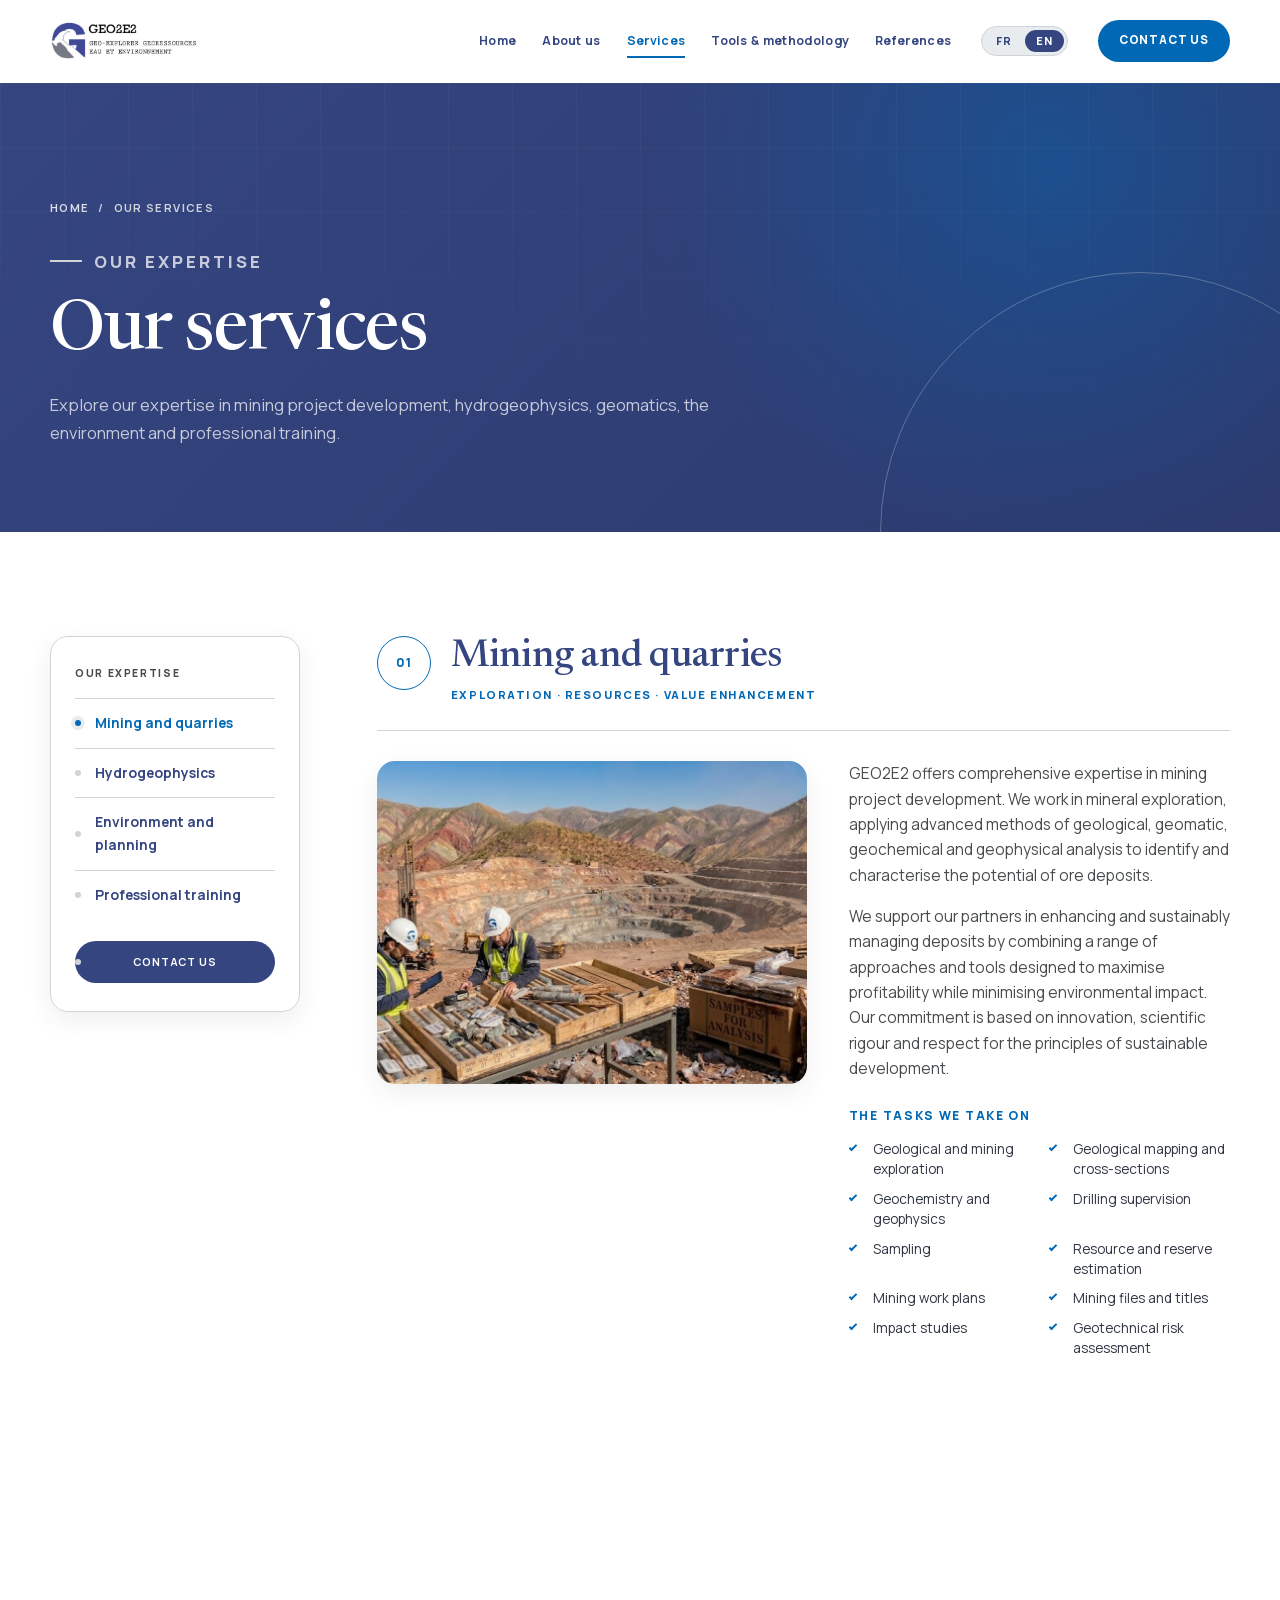
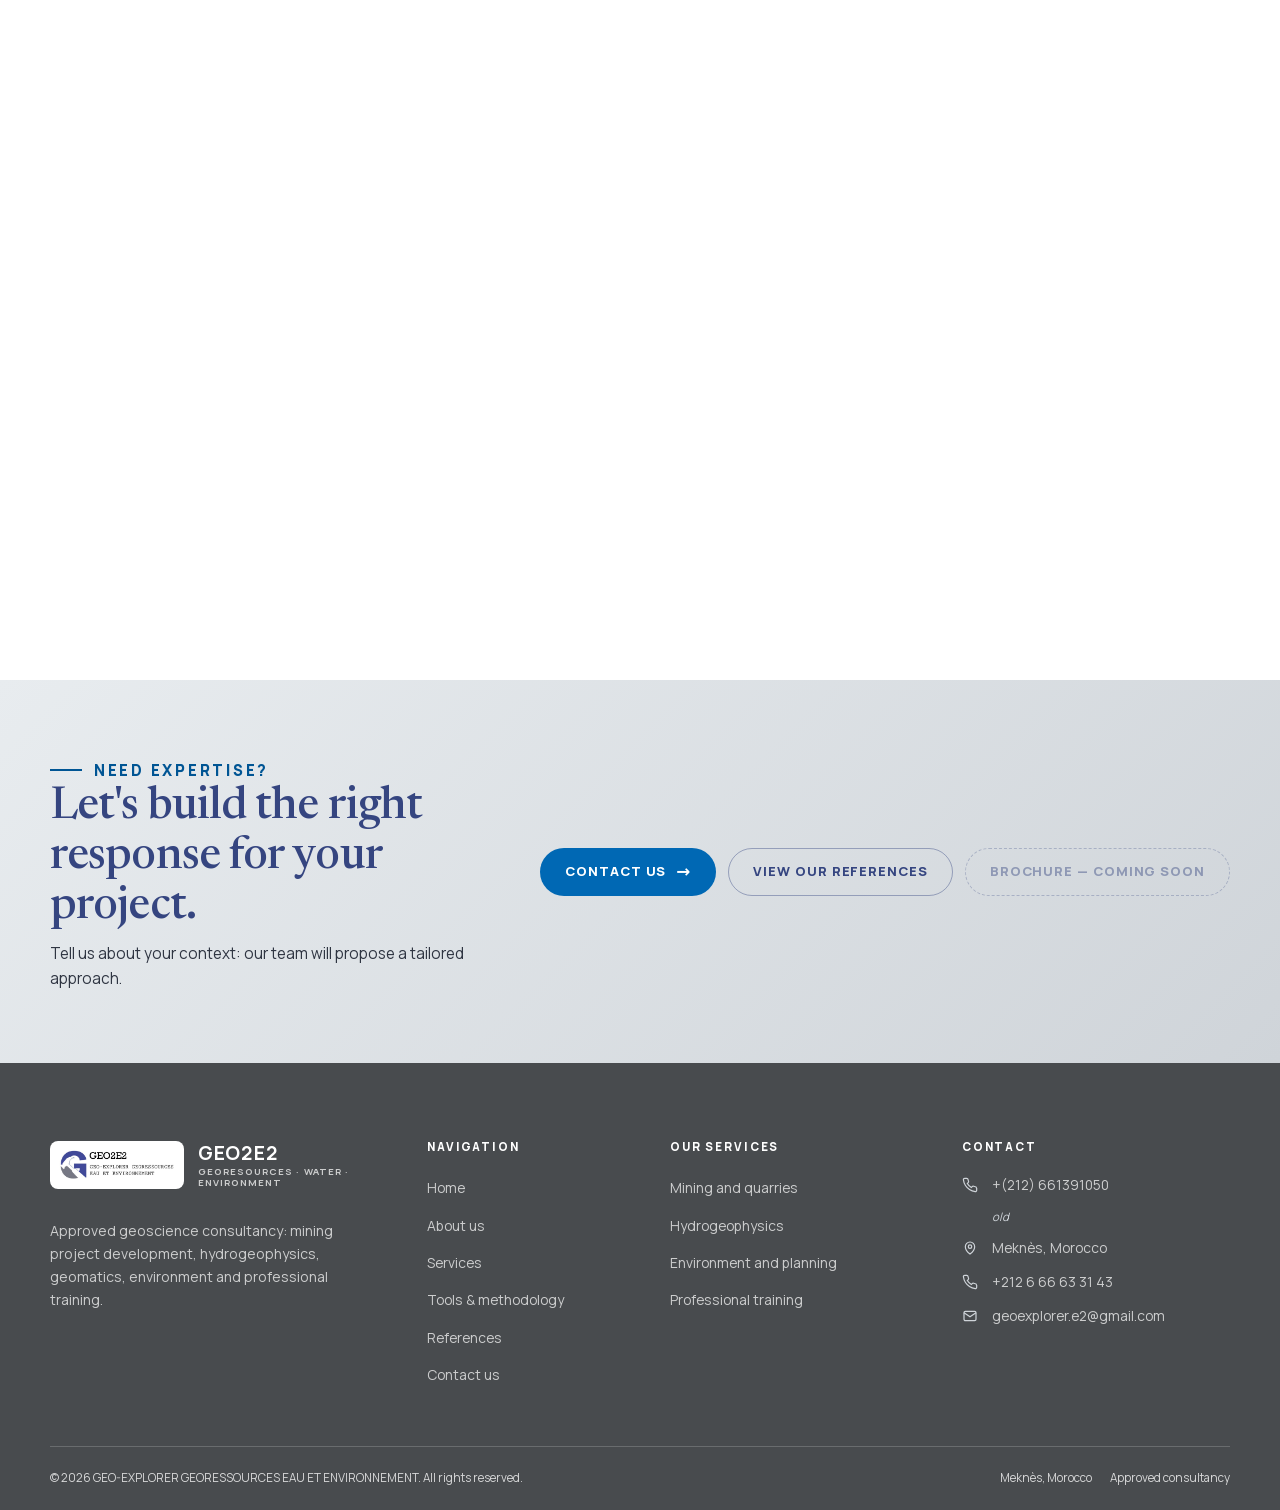
<file: services.html>
<!DOCTYPE html>
<html lang="fr" class="js">
<head>
  <meta charset="UTF-8">
  <meta name="viewport" content="width=device-width, initial-scale=1.0">
  <meta name="theme-color" content="#354580">
  <link rel="alternate" hreflang="fr" href="https://essahlaouifouad.github.io/geo2e2/services.html">
  <link rel="alternate" hreflang="en" href="https://essahlaouifouad.github.io/geo2e2/en/services.html">
  <link rel="alternate" hreflang="x-default" href="https://essahlaouifouad.github.io/geo2e2/services.html">
  <link rel="canonical" href="https://essahlaouifouad.github.io/geo2e2/services.html">
  <meta http-equiv="Content-Security-Policy" content="default-src 'none'; script-src 'self'; style-src 'self'; font-src 'self'; img-src 'self' data:; connect-src 'self'; form-action 'self' mailto:; base-uri 'self'; object-src 'none'; frame-src 'none'">
  <meta name="referrer" content="strict-origin-when-cross-origin">
  <title>Nos services — GEO2E2 | Mines, hydrogéophysique, environnement, formations</title>
  <meta name="description" content="Découvrez les expertises GEO2E2 : développement de projets miniers, hydrogéophysique, environnement et aménagement du territoire, formations professionnelles en géosciences.">
  <meta property="og:title" content="Nos services — GEO2E2">
  <meta property="og:description" content="Mines et carrières, hydrogéophysique, environnement et aménagement du territoire, formations professionnelles.">
  <meta property="og:type" content="website">
  <meta property="og:locale" content="fr_FR">
  <meta property="og:locale:alternate" content="en_US">
  <link rel="icon" type="image/svg+xml" href="img/favicon.svg">
  <link rel="alternate icon" type="image/x-icon" href="img/favicon.ico">
  <link rel="apple-touch-icon" href="img/apple-touch-icon.png">
  <link rel="stylesheet" href="css/fonts.css?v=20261120">
  <link rel="stylesheet" href="css/reset.css?v=20261120">
  <link rel="stylesheet" href="css/style.css?v=20261120">
  <script src="js/lang.js?v=20261120"></script>
  <noscript><link rel="stylesheet" href="css/noscript.css?v=20261120"></noscript>
</head>
<body>

  <a class="skip-link" href="#main">Aller au contenu</a>

  <header class="site-header">
    <div class="container header-inner">
      <a href="index.html" class="brand" aria-label="GEO2E2 — Géoressources · Eau · Environnement">
        <img src="img/logo.jpeg" alt="Logo GEO2E2">
      </a>

      <button class="nav-toggle" type="button" aria-expanded="false" aria-controls="primary-nav" aria-label="Ouvrir le menu" data-label-open="Ouvrir le menu" data-label-close="Fermer le menu">
        <span></span><span></span><span></span>
      </button>

      <nav class="site-nav" id="primary-nav" aria-label="Navigation principale">
        <ul class="nav-list">
          <li><a href="index.html">Accueil</a></li>
          <li><a href="index.html#qui-sommes-nous">Qui sommes-nous ?</a></li>
          <li><a href="services.html" class="is-active">Nos services</a></li>
          <li><a href="outils-methodologies.html">Outils et méthodologies</a></li>
          <li><a href="references.html">Références techniques</a></li>
        </ul>
        <div class="lang-switch" role="group" aria-label="Choix de la langue">
          <a href="services.html" hreflang="fr" lang="fr" aria-current="page" data-lang-switch="fr">FR</a>
          <a href="en/services.html" hreflang="en" lang="en" data-lang-switch="en">EN</a>
        </div>
        <a href="contact.html" class="btn btn-dark nav-cta">Nous contacter</a>
      </nav>
    </div>
  </header>

  <main id="main">

    <section class="page-hero">
      <div class="container">
        <nav class="breadcrumb" aria-label="Fil d'Ariane">
          <a href="index.html">Accueil</a>
          <span aria-hidden="true">/</span>
          <span aria-current="page">Nos services</span>
        </nav>
        <p class="eyebrow eyebrow--light">Notre expertise</p>
        <h1>Nos services</h1>
        <p>Découvrez nos expertises en développement de projets miniers, hydrogéophysique, géomatique, environnement et formation professionnelle.</p>
      </div>
    </section>

    <section class="section section--white">
      <div class="container services-layout">

        <aside class="services-nav" aria-label="Sommaire des services">
          <p>Nos expertises</p>
          <a href="#mines">Mines et carrières</a>
          <a href="#hydrogeophysique">Hydrogéophysique</a>
          <a href="#environnement">Environnement et aménagement</a>
          <a href="#formations">Formations professionnelles</a>
          <a href="contact.html" class="nav-contact">Nous contacter</a>
        </aside>

        <div class="services-content">

          <!-- 01 — Mines -->
          <article class="service-detail reveal" id="mines">
            <header class="service-detail-head">
              <span class="num">01</span>
              <div>
                <h2>Mines et carrières</h2>
                <p>Exploration · Ressources · Valorisation</p>
              </div>
            </header>

            <div class="detail-grid">
              <div class="detail-media">
                <img src="img/mines-carrieres.jpg" alt="Exploration et développement de projets miniers">
              </div>
              <div class="detail-body">
                <p>GEO2E2 propose une expertise complète dans le domaine du développement de projets miniers. Nous intervenons en exploration minière, en mettant en œuvre des méthodes avancées d'analyse géologique ; géomatique, géochimique et géophysique afin d'identifier et de caractériser le potentiel des gisements.</p>
                <p>Nous accompagnons nos partenaires dans la valorisation et la gestion durable des gisements en intégrant des approches et outils variés qui visent à maximiser la rentabilité tout en minimisant l'impact environnemental. Notre engagement repose sur l'innovation, la rigueur scientifique et le respect des principes de développement durable.</p>

                <h3>Les tâches que nous assumons</h3>
                <ul class="check-grid">
                  <li>Exploration géologique et minière</li>
                  <li>Cartographie et coupes géologiques</li>
                  <li>Géochimie et géophysique</li>
                  <li>Suivi des sondages</li>
                  <li>Échantillonnage</li>
                  <li>Estimation des ressources et réserves</li>
                  <li>Plans de travaux miniers</li>
                  <li>Dossiers et titres miniers</li>
                  <li>Études d'impact</li>
                  <li>Évaluation des risques géotechniques</li>
                </ul>
              </div>
            </div>
          </article>

          <!-- 02 — Hydrogéophysique -->
          <article class="service-detail reveal" id="hydrogeophysique">
            <header class="service-detail-head">
              <span class="num">02</span>
              <div>
                <h2>Hydrogéophysique</h2>
                <p>Eau souterraine · Géophysique · Modélisation</p>
              </div>
            </header>

            <div class="detail-grid detail-grid--reverse">
              <div class="detail-media">
                <img src="img/hydrogeophysique.jpg" alt="Études hydrogéologiques et exploration géophysique">
              </div>
              <div class="detail-body">
                <p>GEO2E2 met à la disposition de ses partenaires une expertise multidisciplinaire couvrant les domaines de l'hydrologie et de l'hydrogéologie. Nous réalisons des études hydrogéologiques permettant de caractériser les systèmes aquifères, d'évaluer les ressources en eau et d'optimiser leur gestion durable. Grâce à des outils de modélisation hydrodynamique, nous analysons les écoulements souterrains et simulons différents scénarios pour appuyer la prise de décision.</p>
                <p>Nous intervenons également dans la quantification des ressources hydriques, en combinant des approches de terrain, des analyses de données et des techniques innovantes. Notre expertise intègre la cartographie numérique et l'application de l'intelligence artificielle, incluant le machine learning et le deep learning, afin d'améliorer la précision des prédictions, d'automatiser les analyses et d'optimiser les processus d'exploration et de gestion.</p>

                <h3>Nos domaines de compétences</h3>
                <ul class="check-grid">
                  <li>Recherche des eaux souterraines</li>
                  <li>Exploration géophysique</li>
                  <li>Essais de pompage</li>
                  <li>Évaluation des ressources en eau</li>
                  <li>Études hydrogéologiques</li>
                  <li>Accompagnement des projets d'exploitation de l'eau</li>
                  <li>Réhabilitation des sites et restauration des écosystèmes</li>
                  <li>Gestion des déchets et planification écologique</li>
                </ul>
              </div>
            </div>
          </article>

          <!-- 03 — Environnement -->
          <article class="service-detail reveal" id="environnement">
            <header class="service-detail-head">
              <span class="num">03</span>
              <div>
                <h2>Environnement et aménagement du territoire</h2>
                <p>Territoire · Risques · Décision</p>
              </div>
            </header>

            <div class="detail-grid">
              <div class="detail-media">
                <img src="img/environnement-amenagement.jpg" alt="Environnement et aménagement du territoire">
              </div>
              <div class="detail-body">
                <p>GEO2E2 propose une expertise intégrée en environnement, analyse spatiale et au service d'une gestion durable et intelligente. Ses interventions couvrent notamment la réalisation d'études d'impact sur l'environnement et d'analyses liées à l'urbanisme, à la planification territoriale et à la gestion des risques naturels, afin de fournir des solutions d'aide à la décision adaptées aux enjeux complexes de l'aménagement durable, de la prévention des risques et de la résilience des territoires.</p>
                <p>Nous proposons des stratégies de réhabilitation des sites visant à restaurer les écosystèmes affectés. Enfin, nous accompagnons dans la gestion des déchets et la planification écologique.</p>

                <h3>Technologies et outils mobilisés</h3>
                <ul class="check-grid">
                  <li>SIG</li>
                  <li>Télédétection</li>
                  <li>Analyse spatiale</li>
                  <li>Cartographie numérique</li>
                  <li>Cartographie géologique, hydrogéologique, forestière et urbaine</li>
                  <li>Cartographie des aléas</li>
                  <li>Études d'impact environnemental</li>
                  <li>Risques naturels (inondation, glissements de terrain…)</li>
                  <li>Sécheresse</li>
                  <li>Modélisation et prévision</li>
                  <li>Approches IA / Machine Learning / Deep Learning</li>
                </ul>
              </div>
            </div>
          </article>

          <!-- 04 — Formations -->
          <article class="service-detail reveal" id="formations">
            <header class="service-detail-head">
              <span class="num">04</span>
              <div>
                <h2>Formations professionnelles</h2>
                <p>Transmission · Terrain · Savoir-faire</p>
              </div>
            </header>

            <div class="detail-grid detail-grid--reverse">
              <div class="detail-media">
                <img src="img/formations-professionnelles.jpg" alt="Formations professionnelles en géosciences">
              </div>
              <div class="detail-body">
                <p>GEO2E2, grâce à son équipe de formateurs expérimentés, conçoit et anime des programmes de formation adaptés aux besoins des institutions publiques et privées, visant à renforcer les compétences techniques et opérationnelles dans différents domaines des géosciences.</p>

                <h3>Nos formations couvrent notamment</h3>
                <ul class="check-grid">
                  <li>Exploration minière</li>
                  <li>Gîtologie et métallogénie</li>
                  <li>Réglementation minière (cadre légal et institutionnel)</li>
                  <li>Hydrologie / hydrogéologie</li>
                  <li>Télédétection / SIG</li>
                  <li>Modélisation spatiale</li>
                  <li>Méthodes géophysiques</li>
                  <li>Environnement et aménagement du territoire</li>
                  <li>Traitement des eaux et des déchets solides</li>
                  <li>Machine Learning</li>
                  <li>Deep Learning</li>
                </ul>

                <p class="formation-note">En complément des enseignements théoriques, GEO2E2 assure un encadrement sur le terrain, favorisant l'apprentissage pratique et le transfert de savoir-faire.</p>
              </div>
            </div>
          </article>

        </div>
      </div>
    </section>

    <section class="cta-band">
      <div class="container cta-inner">
        <div>
          <p class="eyebrow">Besoin d'une expertise ?</p>
          <h2>Construisons la réponse adaptée à votre projet.</h2>
          <p>Décrivez-nous votre contexte : notre équipe vous proposera un accompagnement sur mesure.</p>
        </div>
        <div class="cta-actions">
          <a href="contact.html" class="btn btn-dark">Nous contacter <span class="arrow" aria-hidden="true">→</span></a>
          <a href="references.html" class="btn btn-outline">Voir nos références</a>
          <span class="btn btn-disabled" aria-disabled="true">Fascicule — bientôt disponible</span>
        </div>
      </div>
    </section>

  </main>

  <footer class="site-footer">
    <div class="container">
      <div class="footer-grid">
        <div class="footer-brand">
          <a href="index.html" class="brand" aria-label="GEO2E2 — Géoressources · Eau · Environnement">
            <img src="img/logo.jpeg" alt="Logo GEO2E2">
            <span class="brand-text">
              <strong>GEO2E2</strong>
              <small>Géoressources · Eau · Environnement</small>
            </span>
          </a>
          <p>Bureau d'études agréé en géosciences : développement de projets miniers, expertise en hydrogéophysique, géomatique, environnement et formation professionnelle.</p>
        </div>

        <div class="footer-col">
          <h3>Navigation</h3>
          <ul>
            <li><a href="index.html">Accueil</a></li>
            <li><a href="index.html#qui-sommes-nous">Qui sommes-nous ?</a></li>
            <li><a href="services.html">Nos services</a></li>
            <li><a href="outils-methodologies.html">Outils et méthodologies</a></li>
            <li><a href="references.html">Références techniques</a></li>
            <li><a href="contact.html">Nous contacter</a></li>
          </ul>
        </div>

        <div class="footer-col">
          <h3>Nos services</h3>
          <ul>
            <li><a href="services.html#mines">Mines et carrières</a></li>
            <li><a href="services.html#hydrogeophysique">Hydrogéophysique</a></li>
            <li><a href="services.html#environnement">Environnement et aménagement</a></li>
            <li><a href="services.html#formations">Formations professionnelles</a></li>
          </ul>
        </div>

        <div class="footer-col">
          <h3>Contact</h3>
          <ul class="footer-contact">
            <li>
              <svg viewBox="0 0 24 24" fill="none" stroke="currentColor" stroke-width="1.8" aria-hidden="true"><path d="M22 16.9v3a2 2 0 0 1-2.2 2 19.8 19.8 0 0 1-8.6-3.1 19.5 19.5 0 0 1-6-6A19.8 19.8 0 0 1 2.1 4.2 2 2 0 0 1 4.1 2h3a2 2 0 0 1 2 1.7c.1.9.4 1.8.7 2.6a2 2 0 0 1-.5 2.1L8 9.7a16 16 0 0 0 6 6l1.3-1.3a2 2 0 0 1 2.1-.5c.8.3 1.7.6 2.6.7a2 2 0 0 1 1.7 2Z"/></svg>
              <a href="tel:+212661391050">+(212) 661391050</a>
              <span class="phone-old">ancien</span>
            </li>
            <li>
              <svg viewBox="0 0 24 24" fill="none" stroke="currentColor" stroke-width="1.8" aria-hidden="true"><path d="M12 21s7-5.4 7-11a7 7 0 1 0-14 0c0 5.6 7 11 7 11Z"/><circle cx="12" cy="10" r="2.6"/></svg>
              <span>Meknès, Maroc</span>
            </li>
            <li>
              <svg viewBox="0 0 24 24" fill="none" stroke="currentColor" stroke-width="1.8" aria-hidden="true"><path d="M22 16.9v3a2 2 0 0 1-2.2 2 19.8 19.8 0 0 1-8.6-3.1 19.5 19.5 0 0 1-6-6A19.8 19.8 0 0 1 2.1 4.2 2 2 0 0 1 4.1 2h3a2 2 0 0 1 2 1.7c.1.9.4 1.8.7 2.6a2 2 0 0 1-.5 2.1L8 9.7a16 16 0 0 0 6 6l1.3-1.3a2 2 0 0 1 2.1-.5c.8.3 1.7.6 2.6.7a2 2 0 0 1 1.7 2Z"/></svg>
              <a href="tel:+212666633143">+212 6 66 63 31 43</a>
            </li>

            <li>
              <svg viewBox="0 0 24 24" fill="none" stroke="currentColor" stroke-width="1.8" aria-hidden="true"><rect x="3" y="5" width="18" height="14" rx="2"/><path d="m3 7 9 6 9-6"/></svg>
              <a href="mailto:geoexplorer.e2@gmail.com">geoexplorer.e2@gmail.com</a>
            </li>
          </ul>
        </div>
      </div>

      <div class="footer-bottom">
        <p>© <span data-year>2026</span> GEO-EXPLORER GEORESSOURCES EAU ET ENVIRONNEMENT. Tous droits réservés.</p>
        <div class="footer-legal">
          <span>Meknès, Maroc</span>
          <span>Bureau d'études agréé</span>
        </div>
      </div>
    </div>
  </footer>

  <script src="js/main.js?v=20261120"></script>
</body>
</html>
</file>
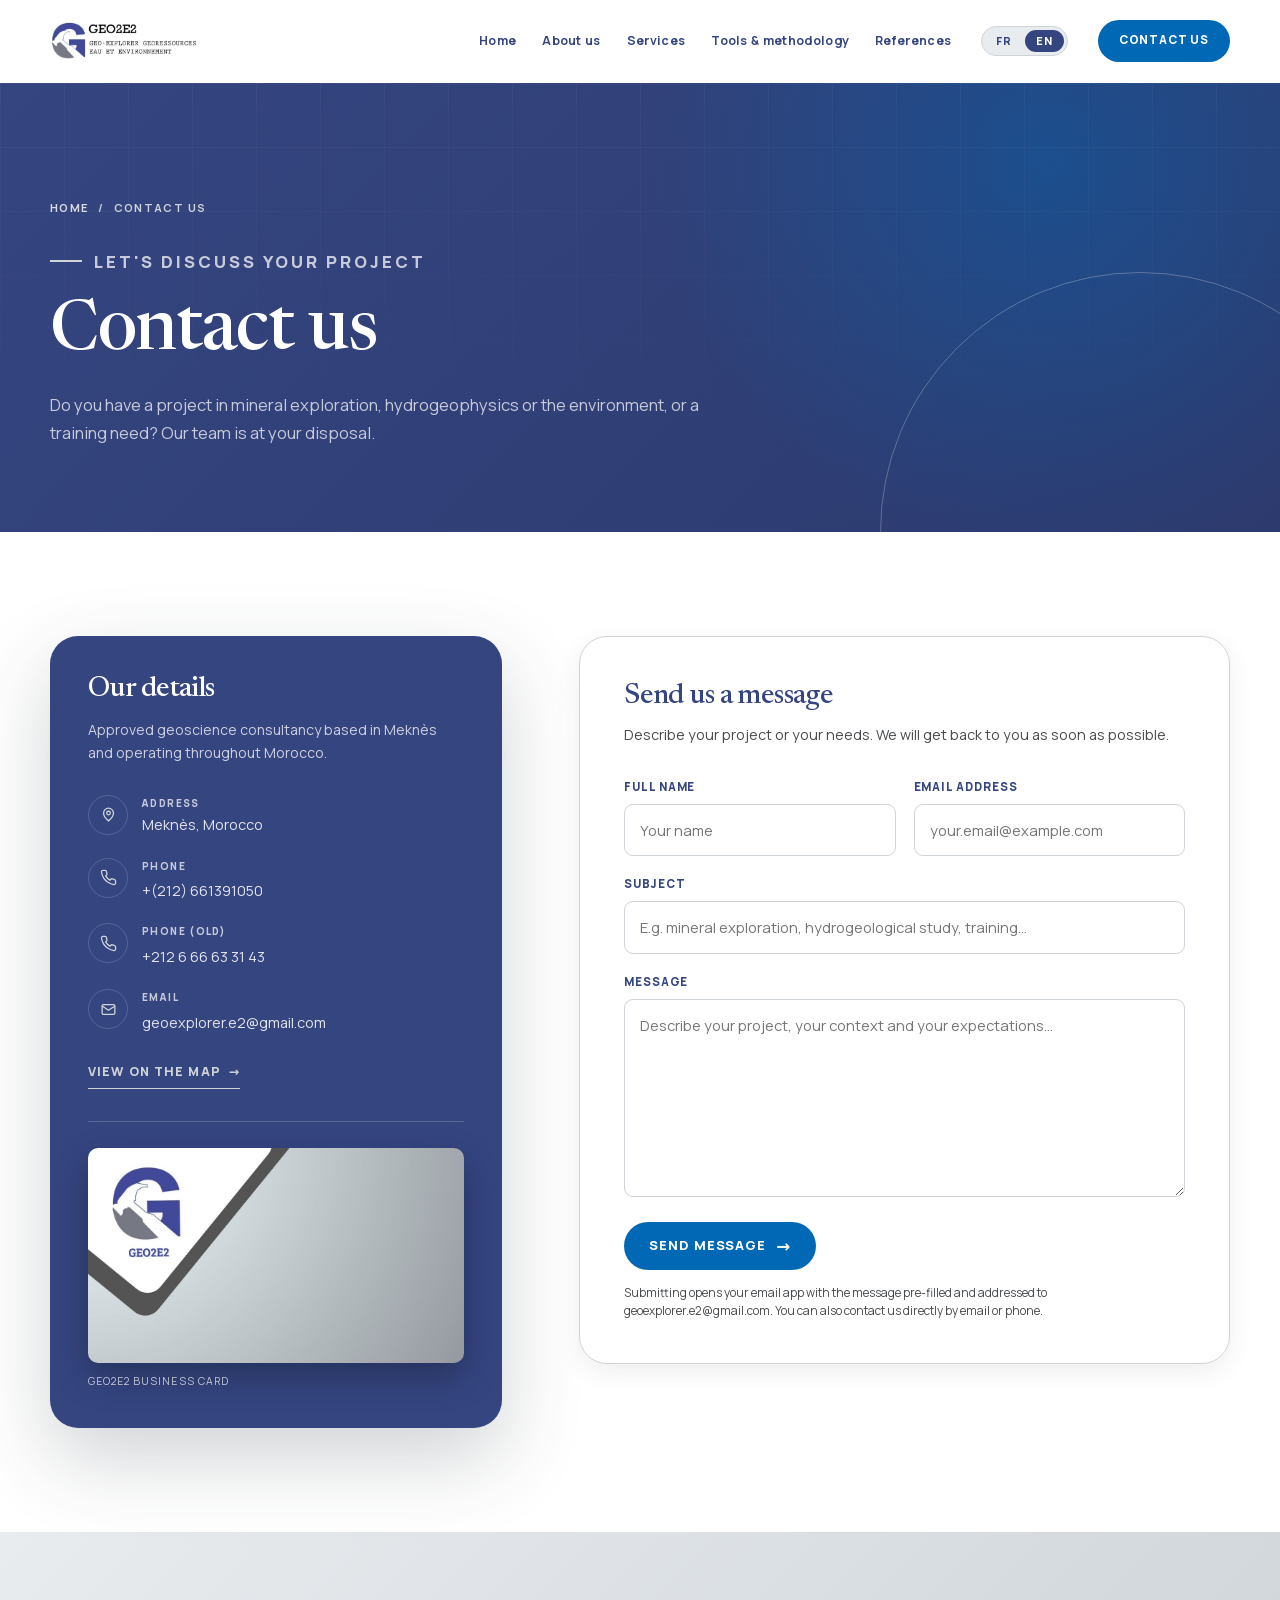
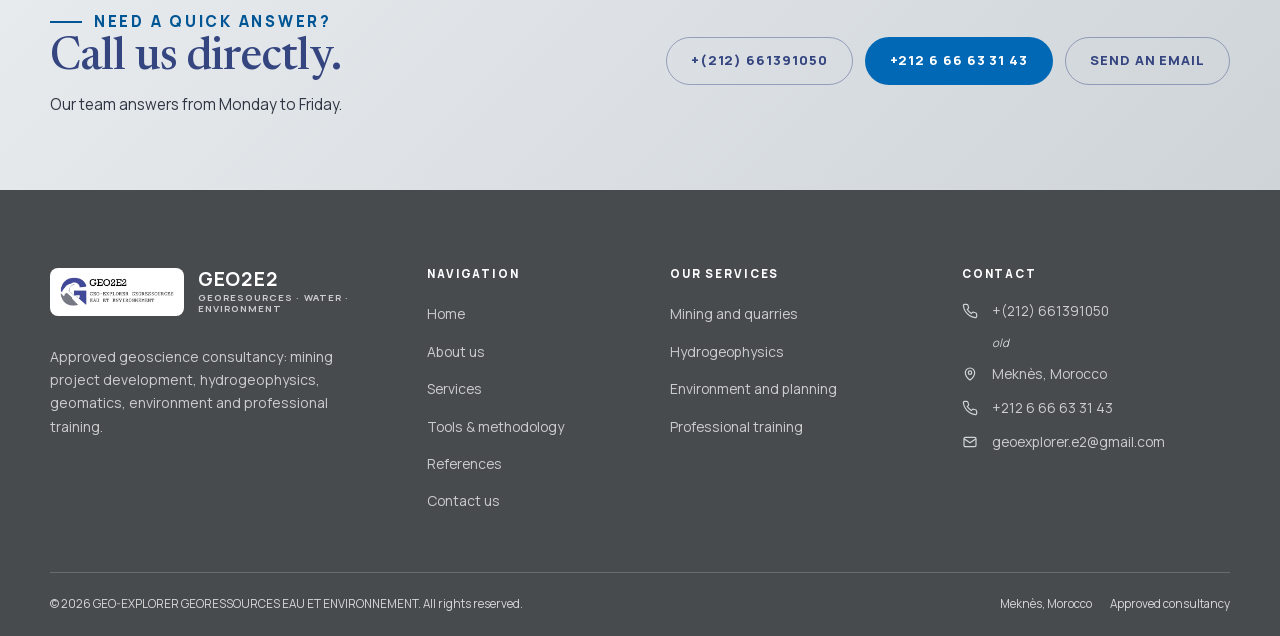
<file: en/contact.html>
<!DOCTYPE html>
<html lang="en" class="js">
<head>
  <meta charset="UTF-8">
  <meta name="viewport" content="width=device-width, initial-scale=1.0">
  <meta name="theme-color" content="#354580">
  <link rel="alternate" hreflang="fr" href="https://essahlaouifouad.github.io/geo2e2/contact.html">
  <link rel="alternate" hreflang="en" href="https://essahlaouifouad.github.io/geo2e2/en/contact.html">
  <link rel="alternate" hreflang="x-default" href="https://essahlaouifouad.github.io/geo2e2/contact.html">
  <link rel="canonical" href="https://essahlaouifouad.github.io/geo2e2/en/contact.html">
  <meta http-equiv="Content-Security-Policy" content="default-src 'none'; script-src 'self'; style-src 'self'; font-src 'self'; img-src 'self' data:; connect-src 'self'; form-action 'self' mailto:; base-uri 'self'; object-src 'none'; frame-src 'none'">
  <meta name="referrer" content="strict-origin-when-cross-origin">
  <title>Contact us — GEO2E2 | Meknès, Morocco</title>
  <meta name="description" content="Contact GEO2E2 in Meknès: +212 6 66 63 31 43, geoexplorer.e2@gmail.com. Let's discuss your mining, hydrogeological, environmental or training projects.">
  <meta property="og:title" content="Contact us — GEO2E2">
  <meta property="og:description" content="Our team is available to discuss your projects in geosciences, water resources, environment and training.">
  <meta property="og:type" content="website">
  <meta property="og:locale" content="en_US">
  <meta property="og:locale:alternate" content="fr_FR">
  <link rel="icon" type="image/svg+xml" href="../img/favicon.svg">
  <link rel="alternate icon" type="image/x-icon" href="../img/favicon.ico">
  <link rel="apple-touch-icon" href="../img/apple-touch-icon.png">
  <link rel="stylesheet" href="../css/fonts.css?v=20261120">
  <link rel="stylesheet" href="../css/reset.css?v=20261120">
  <link rel="stylesheet" href="../css/style.css?v=20261120">
  <script src="../js/lang.js?v=20261120"></script>
  <noscript><link rel="stylesheet" href="../css/noscript.css?v=20261120"></noscript>
</head>
<body>

  <a class="skip-link" href="#main">Skip to content</a>

  <header class="site-header">
    <div class="container header-inner">
      <a href="index.html" class="brand" aria-label="GEO2E2 — Georesources · Water · Environment">
        <img src="../img/logo.jpeg" alt="GEO2E2 logo">
      </a>

      <button class="nav-toggle" type="button" aria-expanded="false" aria-controls="primary-nav" aria-label="Open menu" data-label-open="Open menu" data-label-close="Close menu">
        <span></span><span></span><span></span>
      </button>

      <nav class="site-nav" id="primary-nav" aria-label="Main navigation">
        <ul class="nav-list">
          <li><a href="index.html">Home</a></li>
          <li><a href="index.html#about">About us</a></li>
          <li><a href="services.html">Services</a></li>
          <li><a href="tools-methodology.html">Tools &amp; methodology</a></li>
          <li><a href="references.html">References</a></li>
        </ul>
        <div class="lang-switch" role="group" aria-label="Language">
          <a href="../contact.html" hreflang="fr" lang="fr" data-lang-switch="fr">FR</a>
          <a href="contact.html" hreflang="en" lang="en" aria-current="page" data-lang-switch="en">EN</a>
        </div>
        <a href="contact.html" class="btn btn-dark nav-cta is-active">Contact us</a>
      </nav>
    </div>
  </header>

  <main id="main">

    <section class="page-hero">
      <div class="container">
        <nav class="breadcrumb" aria-label="Breadcrumb">
          <a href="index.html">Home</a>
          <span aria-hidden="true">/</span>
          <span aria-current="page">Contact us</span>
        </nav>
        <p class="eyebrow eyebrow--light">Let's discuss your project</p>
        <h1>Contact us</h1>
        <p>Do you have a project in mineral exploration, hydrogeophysics or the environment, or a training need? Our team is at your disposal.</p>
      </div>
    </section>

    <section class="section section--white">
      <div class="container contact-grid">

        <aside class="contact-panel reveal">
          <h2>Our details</h2>
          <p>Approved geoscience consultancy based in Meknès and operating throughout Morocco.</p>

          <ul class="contact-list">
            <li>
              <span class="icon" aria-hidden="true">
                <svg viewBox="0 0 24 24" fill="none" stroke="currentColor" stroke-width="1.8"><path d="M12 21s7-5.4 7-11a7 7 0 1 0-14 0c0 5.6 7 11 7 11Z"/><circle cx="12" cy="10" r="2.6"/></svg>
              </span>
              <div>
                <span>Address</span>
                <p>Meknès, Morocco</p>
              </div>
            </li>
            <li>
              <span class="icon" aria-hidden="true">
                <svg viewBox="0 0 24 24" fill="none" stroke="currentColor" stroke-width="1.8" aria-hidden="true"><path d="M22 16.9v3a2 2 0 0 1-2.2 2 19.8 19.8 0 0 1-8.6-3.1 19.5 19.5 0 0 1-6-6A19.8 19.8 0 0 1 2.1 4.2 2 2 0 0 1 4.1 2h3a2 2 0 0 1 2 1.7c.1.9.4 1.8.7 2.6a2 2 0 0 1-.5 2.1L8 9.7a16 16 0 0 0 6 6l1.3-1.3a2 2 0 0 1 2.1-.5c.8.3 1.7.6 2.6.7a2 2 0 0 1 1.7 2Z"/></svg>
              </span>
              <div>
                <span>Phone</span>
                <a href="tel:+212661391050">+(212) 661391050</a>
              </div>
            </li>
            <li>
              <span class="icon" aria-hidden="true">
                <svg viewBox="0 0 24 24" fill="none" stroke="currentColor" stroke-width="1.8"><path d="M22 16.9v3a2 2 0 0 1-2.2 2 19.8 19.8 0 0 1-8.6-3.1 19.5 19.5 0 0 1-6-6A19.8 19.8 0 0 1 2.1 4.2 2 2 0 0 1 4.1 2h3a2 2 0 0 1 2 1.7c.1.9.4 1.8.7 2.6a2 2 0 0 1-.5 2.1L8 9.7a16 16 0 0 0 6 6l1.3-1.3a2 2 0 0 1 2.1-.5c.8.3 1.7.6 2.6.7a2 2 0 0 1 1.7 2Z"/></svg>
              </span>
              <div>
                <span>Phone (old)</span>
                <a href="tel:+212666633143">+212 6 66 63 31 43</a>
              </div>
            </li>
            <li>
              <span class="icon" aria-hidden="true">
                <svg viewBox="0 0 24 24" fill="none" stroke="currentColor" stroke-width="1.8"><rect x="3" y="5" width="18" height="14" rx="2"/><path d="m3 7 9 6 9-6"/></svg>
              </span>
              <div>
                <span>Email</span>
                <a href="mailto:geoexplorer.e2@gmail.com">geoexplorer.e2@gmail.com</a>
              </div>
            </li>
          </ul>

          <p class="contact-map-line">
            <a href="https://www.google.com/maps/search/?api=1&amp;query=Mekn%C3%A8s%2C+Morocco" class="text-link contact-map-link" target="_blank" rel="noopener noreferrer">
              View on the map <span class="arrow" aria-hidden="true">→</span>
            </a>
          </p>

          <figure class="contact-card-visual">
            <img src="../img/carte-visite.jpg" alt="GEO2E2 business card">
            <figcaption>GEO2E2 business card</figcaption>
          </figure>
        </aside>

        <div class="contact-form-wrap reveal">
          <h2>Send us a message</h2>
          <p>Describe your project or your needs. We will get back to you as soon as possible.</p>

          <form action="mailto:geoexplorer.e2@gmail.com" method="post" enctype="text/plain" data-contact-form
                data-status-message="Your email app will open with the message pre-filled. You can also write to us directly at geoexplorer.e2@gmail.com."
                data-mail-subject="GEO2E2 website — "
                data-default-subject="Contact request"
                data-field-name="Name:"
                data-field-email="Email:"
                data-field-subject="Subject:"
                data-status-fallback="If your email app does not open, write to us directly at geoexplorer.e2@gmail.com.">
            <div class="form-row">
              <div class="form-group">
                <label for="name">Full name</label>
                <input type="text" id="name" name="name" autocomplete="name" maxlength="100" placeholder="Your name" required>
              </div>
              <div class="form-group">
                <label for="email">Email address</label>
                <input type="email" id="email" name="email" autocomplete="email" maxlength="254" placeholder="your.email@example.com" required>
              </div>
            </div>

            <div class="form-group">
              <label for="subject">Subject</label>
              <input type="text" id="subject" name="subject" maxlength="150" placeholder="E.g. mineral exploration, hydrogeological study, training…" required>
            </div>

            <div class="form-group">
              <label for="message">Message</label>
              <textarea id="message" name="message" rows="7" maxlength="5000" placeholder="Describe your project, your context and your expectations…" required></textarea>
            </div>

            <button type="submit" class="btn btn-dark">Send message <span class="arrow" aria-hidden="true">→</span></button>
            <p class="form-note">Submitting opens your email app with the message pre-filled and addressed to geoexplorer.e2@gmail.com. You can also contact us directly by email or phone.</p>
            <p class="form-status" role="status" aria-live="polite"></p>
          </form>
        </div>

      </div>
    </section>

    <section class="cta-band">
      <div class="container cta-inner">
        <div>
          <p class="eyebrow">Need a quick answer?</p>
          <h2>Call us directly.</h2>
          <p>Our team answers from Monday to Friday.</p>
        </div>
        <div class="cta-actions">
          <a href="tel:+212661391050" class="btn btn-outline">+(212) 661391050</a>
          <a href="tel:+212666633143" class="btn btn-dark">+212 6 66 63 31 43</a>

          <a href="mailto:geoexplorer.e2@gmail.com" class="btn btn-outline">Send an email</a>
        </div>
      </div>
    </section>

  </main>

  <footer class="site-footer">
    <div class="container">
      <div class="footer-grid">
        <div class="footer-brand">
          <a href="index.html" class="brand" aria-label="GEO2E2 — Georesources · Water · Environment">
            <img src="../img/logo.jpeg" alt="GEO2E2 logo">
            <span class="brand-text">
              <strong>GEO2E2</strong>
              <small>Georesources · Water · Environment</small>
            </span>
          </a>
          <p>Approved geoscience consultancy: mining project development, hydrogeophysics, geomatics, environment and professional training.</p>
        </div>

        <div class="footer-col">
          <h3>Navigation</h3>
          <ul>
            <li><a href="index.html">Home</a></li>
            <li><a href="index.html#about">About us</a></li>
            <li><a href="services.html">Services</a></li>
            <li><a href="tools-methodology.html">Tools &amp; methodology</a></li>
            <li><a href="references.html">References</a></li>
            <li><a href="contact.html">Contact us</a></li>
          </ul>
        </div>

        <div class="footer-col">
          <h3>Our services</h3>
          <ul>
            <li><a href="services.html#mining">Mining and quarries</a></li>
            <li><a href="services.html#hydrogeophysics">Hydrogeophysics</a></li>
            <li><a href="services.html#environment">Environment and planning</a></li>
            <li><a href="services.html#training">Professional training</a></li>
          </ul>
        </div>

        <div class="footer-col">
          <h3>Contact</h3>
          <ul class="footer-contact">
            <li>
              <svg viewBox="0 0 24 24" fill="none" stroke="currentColor" stroke-width="1.8" aria-hidden="true"><path d="M22 16.9v3a2 2 0 0 1-2.2 2 19.8 19.8 0 0 1-8.6-3.1 19.5 19.5 0 0 1-6-6A19.8 19.8 0 0 1 2.1 4.2 2 2 0 0 1 4.1 2h3a2 2 0 0 1 2 1.7c.1.9.4 1.8.7 2.6a2 2 0 0 1-.5 2.1L8 9.7a16 16 0 0 0 6 6l1.3-1.3a2 2 0 0 1 2.1-.5c.8.3 1.7.6 2.6.7a2 2 0 0 1 1.7 2Z"/></svg>
              <a href="tel:+212661391050">+(212) 661391050</a>
              <span class="phone-old">old</span>
            </li>
            <li>
              <svg viewBox="0 0 24 24" fill="none" stroke="currentColor" stroke-width="1.8" aria-hidden="true"><path d="M12 21s7-5.4 7-11a7 7 0 1 0-14 0c0 5.6 7 11 7 11Z"/><circle cx="12" cy="10" r="2.6"/></svg>
              <span>Meknès, Morocco</span>
            </li>
            <li>
              <svg viewBox="0 0 24 24" fill="none" stroke="currentColor" stroke-width="1.8" aria-hidden="true"><path d="M22 16.9v3a2 2 0 0 1-2.2 2 19.8 19.8 0 0 1-8.6-3.1 19.5 19.5 0 0 1-6-6A19.8 19.8 0 0 1 2.1 4.2 2 2 0 0 1 4.1 2h3a2 2 0 0 1 2 1.7c.1.9.4 1.8.7 2.6a2 2 0 0 1-.5 2.1L8 9.7a16 16 0 0 0 6 6l1.3-1.3a2 2 0 0 1 2.1-.5c.8.3 1.7.6 2.6.7a2 2 0 0 1 1.7 2Z"/></svg>
              <a href="tel:+212666633143">+212 6 66 63 31 43</a>
            </li>

            <li>
              <svg viewBox="0 0 24 24" fill="none" stroke="currentColor" stroke-width="1.8" aria-hidden="true"><rect x="3" y="5" width="18" height="14" rx="2"/><path d="m3 7 9 6 9-6"/></svg>
              <a href="mailto:geoexplorer.e2@gmail.com">geoexplorer.e2@gmail.com</a>
            </li>
          </ul>
        </div>
      </div>

      <div class="footer-bottom">
        <p>© <span data-year>2026</span> GEO-EXPLORER GEORESSOURCES EAU ET ENVIRONNEMENT. All rights reserved.</p>
        <div class="footer-legal">
          <span>Meknès, Morocco</span>
          <span>Approved consultancy</span>
        </div>
      </div>
    </div>
  </footer>

  <script src="../js/main.js?v=20261120"></script>
</body>
</html>
</file>
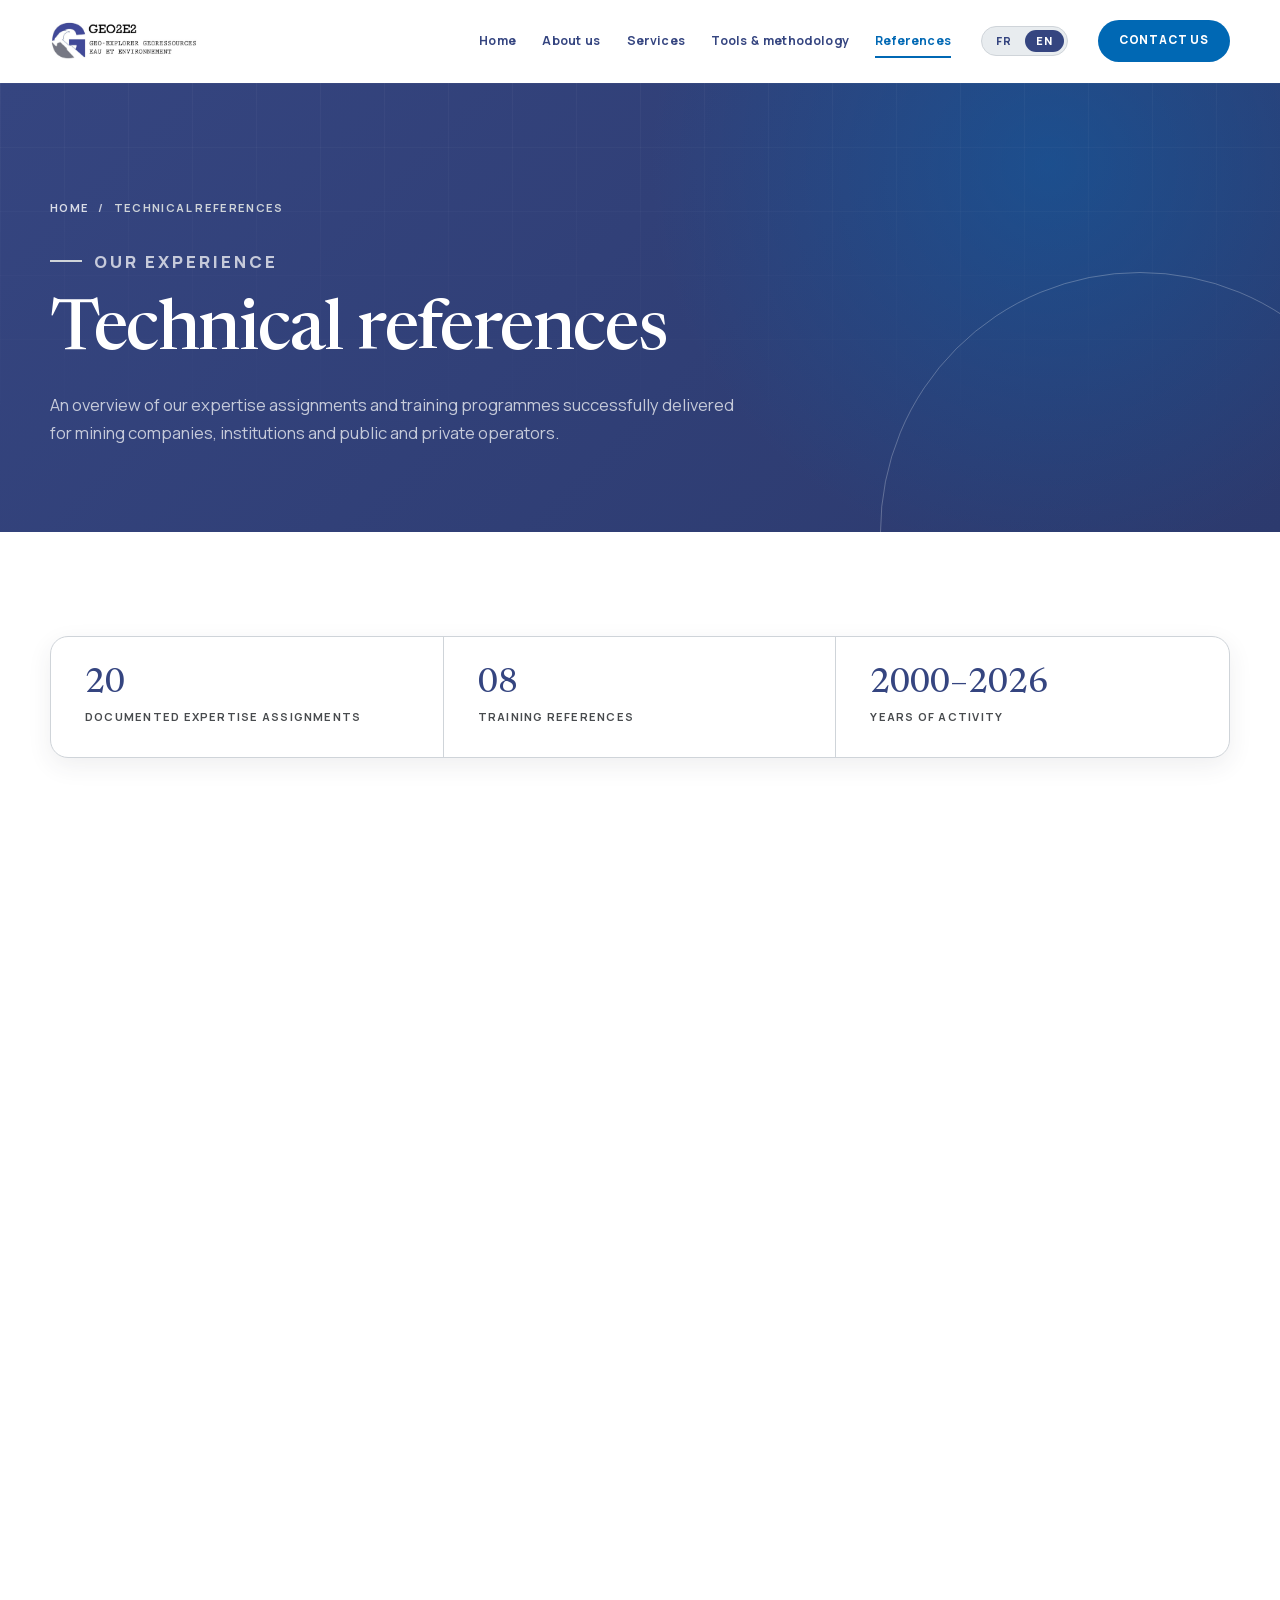
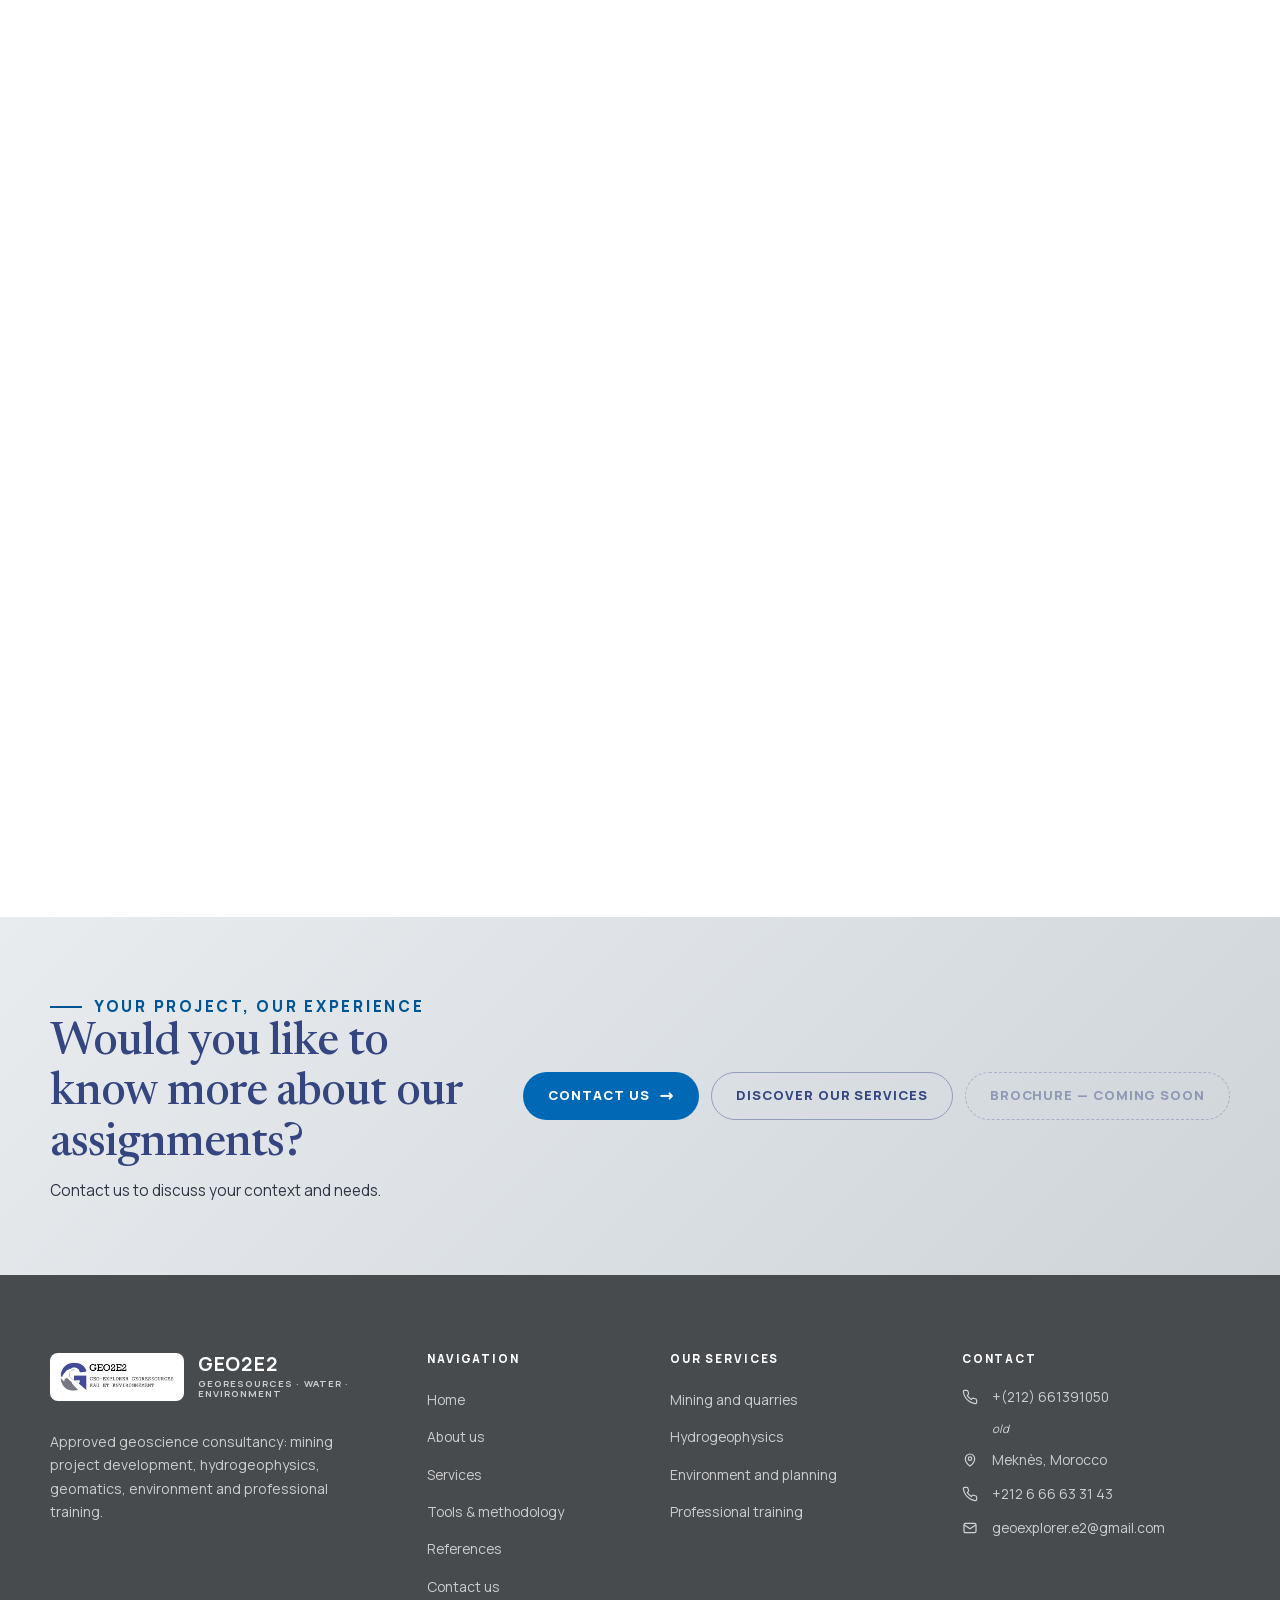
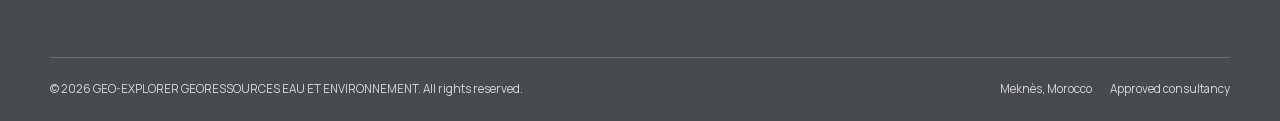
<file: en/references.html>
<!DOCTYPE html>
<html lang="en" class="js">
<head>
  <meta charset="UTF-8">
  <meta name="viewport" content="width=device-width, initial-scale=1.0">
  <meta name="theme-color" content="#354580">
  <link rel="alternate" hreflang="fr" href="https://essahlaouifouad.github.io/geo2e2/references.html">
  <link rel="alternate" hreflang="en" href="https://essahlaouifouad.github.io/geo2e2/en/references.html">
  <link rel="alternate" hreflang="x-default" href="https://essahlaouifouad.github.io/geo2e2/references.html">
  <link rel="canonical" href="https://essahlaouifouad.github.io/geo2e2/en/references.html">
  <meta http-equiv="Content-Security-Policy" content="default-src 'none'; script-src 'self'; style-src 'self'; font-src 'self'; img-src 'self' data:; connect-src 'self'; form-action 'self' mailto:; base-uri 'self'; object-src 'none'; frame-src 'none'">
  <meta name="referrer" content="strict-origin-when-cross-origin">
  <title>Technical references — GEO2E2</title>
  <meta name="description" content="GEO2E2 technical references: mining, hydrogeological and environmental expertise assignments in Morocco, and training programmes for public and private institutions.">
  <meta property="og:title" content="Technical references — GEO2E2">
  <meta property="og:description" content="A selection of expertise assignments and training programmes delivered by GEO2E2 since 2000.">
  <meta property="og:type" content="website">
  <meta property="og:locale" content="en_US">
  <meta property="og:locale:alternate" content="fr_FR">
  <link rel="icon" type="image/svg+xml" href="../img/favicon.svg">
  <link rel="alternate icon" type="image/x-icon" href="../img/favicon.ico">
  <link rel="apple-touch-icon" href="../img/apple-touch-icon.png">
  <link rel="stylesheet" href="../css/fonts.css?v=20261120">
  <link rel="stylesheet" href="../css/reset.css?v=20261120">
  <link rel="stylesheet" href="../css/style.css?v=20261120">
  <script src="../js/lang.js?v=20261120"></script>
  <noscript><link rel="stylesheet" href="../css/noscript.css?v=20261120"></noscript>
</head>
<body>

  <a class="skip-link" href="#main">Skip to content</a>

  <header class="site-header">
    <div class="container header-inner">
      <a href="index.html" class="brand" aria-label="GEO2E2 — Georesources · Water · Environment">
        <img src="../img/logo.jpeg" alt="GEO2E2 logo">
      </a>

      <button class="nav-toggle" type="button" aria-expanded="false" aria-controls="primary-nav" aria-label="Open menu" data-label-open="Open menu" data-label-close="Close menu">
        <span></span><span></span><span></span>
      </button>

      <nav class="site-nav" id="primary-nav" aria-label="Main navigation">
        <ul class="nav-list">
          <li><a href="index.html">Home</a></li>
          <li><a href="index.html#about">About us</a></li>
          <li><a href="services.html">Services</a></li>
          <li><a href="tools-methodology.html">Tools &amp; methodology</a></li>
          <li><a href="references.html" class="is-active">References</a></li>
        </ul>
        <div class="lang-switch" role="group" aria-label="Language">
          <a href="../references.html" hreflang="fr" lang="fr" data-lang-switch="fr">FR</a>
          <a href="references.html" hreflang="en" lang="en" aria-current="page" data-lang-switch="en">EN</a>
        </div>
        <a href="contact.html" class="btn btn-dark nav-cta">Contact us</a>
      </nav>
    </div>
  </header>

  <main id="main">

    <section class="page-hero">
      <div class="container">
        <nav class="breadcrumb" aria-label="Breadcrumb">
          <a href="index.html">Home</a>
          <span aria-hidden="true">/</span>
          <span aria-current="page">Technical references</span>
        </nav>
        <p class="eyebrow eyebrow--light">Our experience</p>
        <h1>Technical references</h1>
        <p>An overview of our expertise assignments and training programmes successfully delivered for mining companies, institutions and public and private operators.</p>
      </div>
    </section>

    <section class="section section--white">
      <div class="container">

        <div class="ref-summary reveal" aria-label="Key figures">
          <div>
            <strong>20</strong>
            <span>Documented expertise assignments</span>
          </div>
          <div>
            <strong>08</strong>
            <span>Training references</span>
          </div>
          <div>
            <strong>2000–2026</strong>
            <span>Years of activity</span>
          </div>
        </div>

        <section class="ref-section" aria-labelledby="expertise-title">
          <header class="ref-section-head reveal">
            <h2 id="expertise-title">Expertise</h2>
            <p>Mining · Hydrogeology · Environment</p>
          </header>

          <ol class="ref-list">
            <li class="reveal">
              <p>Preparation of geological reports and mining-title files (renewal of operating licences and exploration permits) for companies whose activities are focused in the Anti-Atlas, 2024–2026.</p>
            </li>
            <li class="reveal">
              <p>Supervision of mining and exploration works for silver mineralisation in the Tinghir-Alnif region, Société Métallurgique d'Imiter, 2022–2023.</p>
            </li>
            <li class="reveal">
              <p>Exploration of mining permits in the Foum Zguid region, the Agadir-Melloul region and the Siroua inlier, for Société des Travaux d'Assainissement Ponts et Routes, 2021.</p>
            </li>
            <li class="reveal">
              <p>Preparation and presentation of environmental impact studies and geological reports for Cu, Pb and barite deposits in the eastern Anti-Atlas, Bureau Sud des Études Générales, 2019–2020.</p>
            </li>
            <li class="reveal">
              <p>Mining research, exploration and cartographic survey of mineralised structures, sampling, study and descriptive analysis of mineralisation in the Tizi Nisli region; Société de Recherche, d'Exploitation et d'Exploration Minière; 2018.</p>
            </li>
            <li class="reveal">
              <p>Exploration of the extension of barite and fluorite vein structures through the siting and logging of core drill holes at deposits in the eastern Anti-Atlas; barite mining and export company, 2015–2017.</p>
            </li>
            <li class="reveal">
              <p>Supervision of barite deposit operations, including the preparation of mining work plans and the direction of extraction works for white and oilfield barite deposits in the Ougnat massif; barite mining and trading company, 2001–2009.</p>
            </li>
            <li class="reveal">
              <p>Assessment of the reserves and quality of palygorskite-type clay mineralised bodies in the Upper Moulouya basin; Moroccan mining company; 2008.</p>
            </li>
            <li class="reveal">
              <p>Geological exploration, using trenches, core drilling and mining works, of fluorite vein deposits in the eastern Anti-Atlas; Moroccan mining company; 2003–2007.</p>
            </li>
            <li class="reveal">
              <p>Survey of mining works and direction of extraction works at the Boudhar and Jbel Skindis Pb/Zn mines (eastern High Atlas); mining operators in the CADETAF area; 2002–2007.</p>
            </li>
            <li class="reveal">
              <p>Geological study and sampling of celestine ore in the evaporitic formations of the Rif chain; Moroccan mining company; 2002.</p>
            </li>
            <li class="reveal">
              <p>Preparation of cross-sections and sampling of a bentonite deposit in the Nador region; mining and oil-drilling products trading company; 2004.</p>
            </li>
            <li class="reveal">
              <p>Geological and geochemical prospecting for barite, Pb-Zn-Cu and iron deposits in the Tafilalt region; artisanal operators in the CADETAF area; 2007–2020.</p>
            </li>
            <li class="reveal">
              <p>Exploration of karstic and vein Pb/Zn deposits in the High Atlas; Zawiat Ahansal region; private permit holders; 2008–2010.</p>
            </li>
            <li class="reveal">
              <p>Preparation of mining-title files (renewal of operating licences and exploration permits, applications for mining exploration permits, etc.), 2000–2021.</p>
            </li>
            <li class="reveal">
              <p>Project: Rehabilitation and Development of the Tata Oases (PRDOT_MOR0603111) — consultancy for the hydrogeological study in the rural communes of Tigzmert, Adiss and Oum El Guerdane.</p>
            </li>
            <li class="reveal">
              <p>Hydrogeological reconnaissance by electrical prospecting on the Royal Estate (Louata sector), Sefrou region.</p>
            </li>
            <li class="reveal">
              <p>Hydrogeological reconnaissance by electrical prospecting in the Meknès region (Dfali area).</p>
            </li>
            <li class="reveal">
              <p>Hydrogeological reconnaissance by electrical prospecting in the Agourai region (Bel Kora Estate).</p>
            </li>
            <li class="reveal">
              <p>Hydrogeological reconnaissance by electrical prospecting on the Royal Estate (Agadir region).</p>
            </li>
          </ol>
        </section>

        <section class="ref-section" aria-labelledby="training-title">
          <header class="ref-section-head reveal">
            <h2 id="training-title">Training</h2>
            <p>Public &amp; private institutions</p>
          </header>

          <ol class="ref-list">
            <li class="reveal">
              <p>Training delivered by ESSALHI Abdelhafid on the ore geology and geology of Morocco, in Errachidia, for geologist engineers from a public institution, 2020.</p>
            </li>
            <li class="reveal">
              <p>Training led by Mr Essahlaoui on optical remote sensing entitled “Introduction and application of optical remote sensing for geospatial analysis” (Azrou, 25–27 December 2024), as part of the project “Coordination and implementation of the Nature Activities Project in the service of the Biodiversity of Ifrane National Park”.</p>
            </li>
            <li class="reveal">
              <p>Training delivered by Mr ESSAHLAOUI Ali: “Training of trainers for Africa in water resources, management and project management”, Moulay Ismail University, Faculty of Sciences, in collaboration with the CADRE Confederation and the Swiss Embassy in Rabat, October–December 2011.</p>
            </li>
            <li class="reveal">
              <p>Training delivered by Mr ESSAHLAOUI Ali: “Training of trainers for Africa in water resources, management and project management”, Sultan Moulay Slimane University of Beni Mellal, in collaboration with the CADRE Confederation and the Swiss Embassy in Rabat, November 2010–February 2011.</p>
            </li>
            <li class="reveal">
              <p>Training delivered by Mr ESSAHLAOUI Ali: “Training of trainers for Africa in water resources, management and project management”, CADRE Confederation and Swiss Embassy in Rabat, July 2010.</p>
            </li>
            <li class="reveal">
              <p>Training delivered by Mr ESSAHLAOUI Ali: “Training of trainers for Africa in water resources, management and project management”, CADRE Confederation and Swiss Embassy in Rabat, March 2010.</p>
            </li>
            <li class="reveal">
              <p>Training delivered by Mr ESSAHLAOUI Ali on the application of geographic information systems (GIS) in the road sector, for engineer and technician executives of the Directorate of Public Works in Errachidia, regional delegation of Public Works in Errachidia, from Saturday 29 March to Wednesday 2 April 2014.</p>
            </li>
            <li class="reveal">
              <p>Training delivered by Mr ESSAHLAOUI Ali on “The gender-sensitive territorial approach integrating climate change adaptation, through GIS, risk mapping and prevention plan development method”, for engineer and technician executives and local and provincial stakeholders.</p>
            </li>
          </ol>
        </section>

      </div>
    </section>

    <section class="cta-band">
      <div class="container cta-inner">
        <div>
          <p class="eyebrow">Your project, our experience</p>
          <h2>Would you like to know more about our assignments?</h2>
          <p>Contact us to discuss your context and needs.</p>
        </div>
        <div class="cta-actions">
          <a href="contact.html" class="btn btn-dark">Contact us <span class="arrow" aria-hidden="true">→</span></a>
          <a href="services.html" class="btn btn-outline">Discover our services</a>
          <span class="btn btn-disabled" aria-disabled="true">Brochure — coming soon</span>
        </div>
      </div>
    </section>

  </main>

  <footer class="site-footer">
    <div class="container">
      <div class="footer-grid">
        <div class="footer-brand">
          <a href="index.html" class="brand" aria-label="GEO2E2 — Georesources · Water · Environment">
            <img src="../img/logo.jpeg" alt="GEO2E2 logo">
            <span class="brand-text">
              <strong>GEO2E2</strong>
              <small>Georesources · Water · Environment</small>
            </span>
          </a>
          <p>Approved geoscience consultancy: mining project development, hydrogeophysics, geomatics, environment and professional training.</p>
        </div>

        <div class="footer-col">
          <h3>Navigation</h3>
          <ul>
            <li><a href="index.html">Home</a></li>
            <li><a href="index.html#about">About us</a></li>
            <li><a href="services.html">Services</a></li>
            <li><a href="tools-methodology.html">Tools &amp; methodology</a></li>
            <li><a href="references.html">References</a></li>
            <li><a href="contact.html">Contact us</a></li>
          </ul>
        </div>

        <div class="footer-col">
          <h3>Our services</h3>
          <ul>
            <li><a href="services.html#mining">Mining and quarries</a></li>
            <li><a href="services.html#hydrogeophysics">Hydrogeophysics</a></li>
            <li><a href="services.html#environment">Environment and planning</a></li>
            <li><a href="services.html#training">Professional training</a></li>
          </ul>
        </div>

        <div class="footer-col">
          <h3>Contact</h3>
          <ul class="footer-contact">
            <li>
              <svg viewBox="0 0 24 24" fill="none" stroke="currentColor" stroke-width="1.8" aria-hidden="true"><path d="M22 16.9v3a2 2 0 0 1-2.2 2 19.8 19.8 0 0 1-8.6-3.1 19.5 19.5 0 0 1-6-6A19.8 19.8 0 0 1 2.1 4.2 2 2 0 0 1 4.1 2h3a2 2 0 0 1 2 1.7c.1.9.4 1.8.7 2.6a2 2 0 0 1-.5 2.1L8 9.7a16 16 0 0 0 6 6l1.3-1.3a2 2 0 0 1 2.1-.5c.8.3 1.7.6 2.6.7a2 2 0 0 1 1.7 2Z"/></svg>
              <a href="tel:+212661391050">+(212) 661391050</a>
              <span class="phone-old">old</span>
            </li>
            <li>
              <svg viewBox="0 0 24 24" fill="none" stroke="currentColor" stroke-width="1.8" aria-hidden="true"><path d="M12 21s7-5.4 7-11a7 7 0 1 0-14 0c0 5.6 7 11 7 11Z"/><circle cx="12" cy="10" r="2.6"/></svg>
              <span>Meknès, Morocco</span>
            </li>
            <li>
              <svg viewBox="0 0 24 24" fill="none" stroke="currentColor" stroke-width="1.8" aria-hidden="true"><path d="M22 16.9v3a2 2 0 0 1-2.2 2 19.8 19.8 0 0 1-8.6-3.1 19.5 19.5 0 0 1-6-6A19.8 19.8 0 0 1 2.1 4.2 2 2 0 0 1 4.1 2h3a2 2 0 0 1 2 1.7c.1.9.4 1.8.7 2.6a2 2 0 0 1-.5 2.1L8 9.7a16 16 0 0 0 6 6l1.3-1.3a2 2 0 0 1 2.1-.5c.8.3 1.7.6 2.6.7a2 2 0 0 1 1.7 2Z"/></svg>
              <a href="tel:+212666633143">+212 6 66 63 31 43</a>
            </li>

            <li>
              <svg viewBox="0 0 24 24" fill="none" stroke="currentColor" stroke-width="1.8" aria-hidden="true"><rect x="3" y="5" width="18" height="14" rx="2"/><path d="m3 7 9 6 9-6"/></svg>
              <a href="mailto:geoexplorer.e2@gmail.com">geoexplorer.e2@gmail.com</a>
            </li>
          </ul>
        </div>
      </div>

      <div class="footer-bottom">
        <p>© <span data-year>2026</span> GEO-EXPLORER GEORESSOURCES EAU ET ENVIRONNEMENT. All rights reserved.</p>
        <div class="footer-legal">
          <span>Meknès, Morocco</span>
          <span>Approved consultancy</span>
        </div>
      </div>
    </div>
  </footer>

  <script src="../js/main.js?v=20261120"></script>
</body>
</html>
</file>
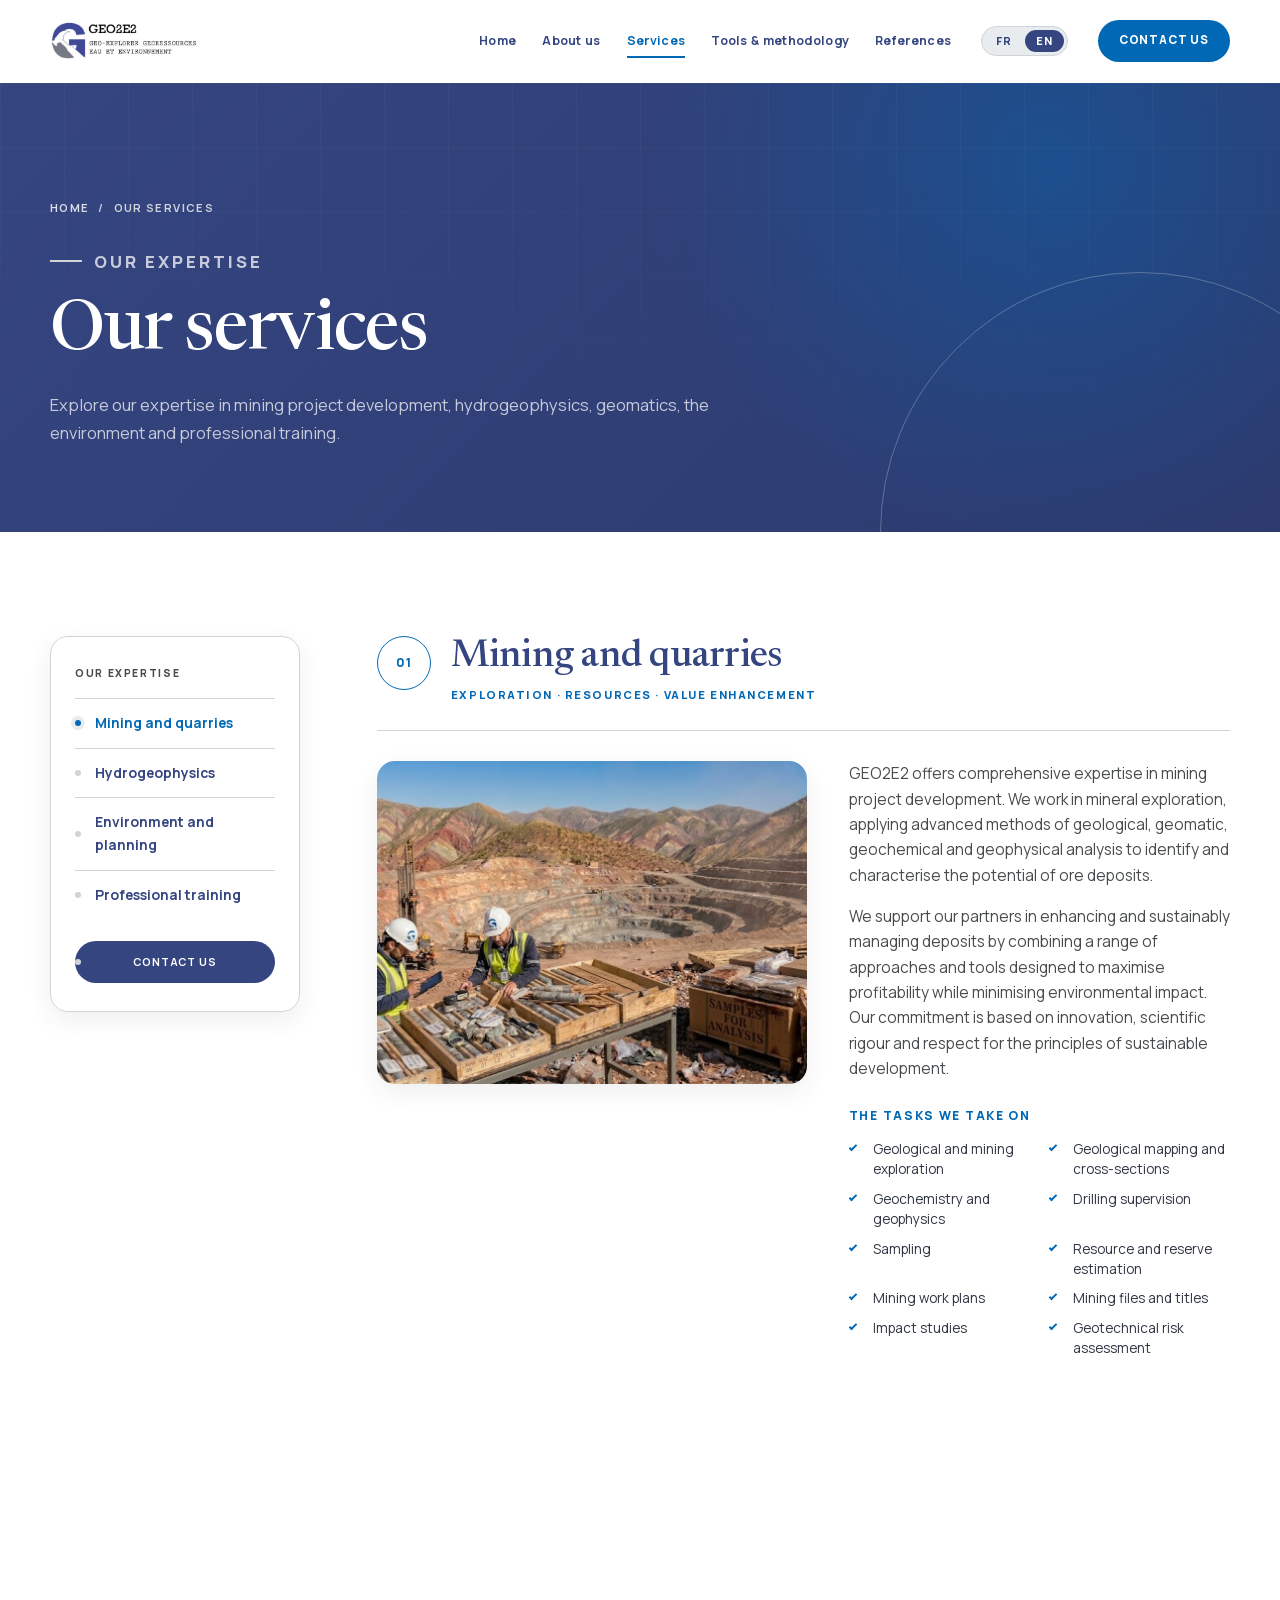
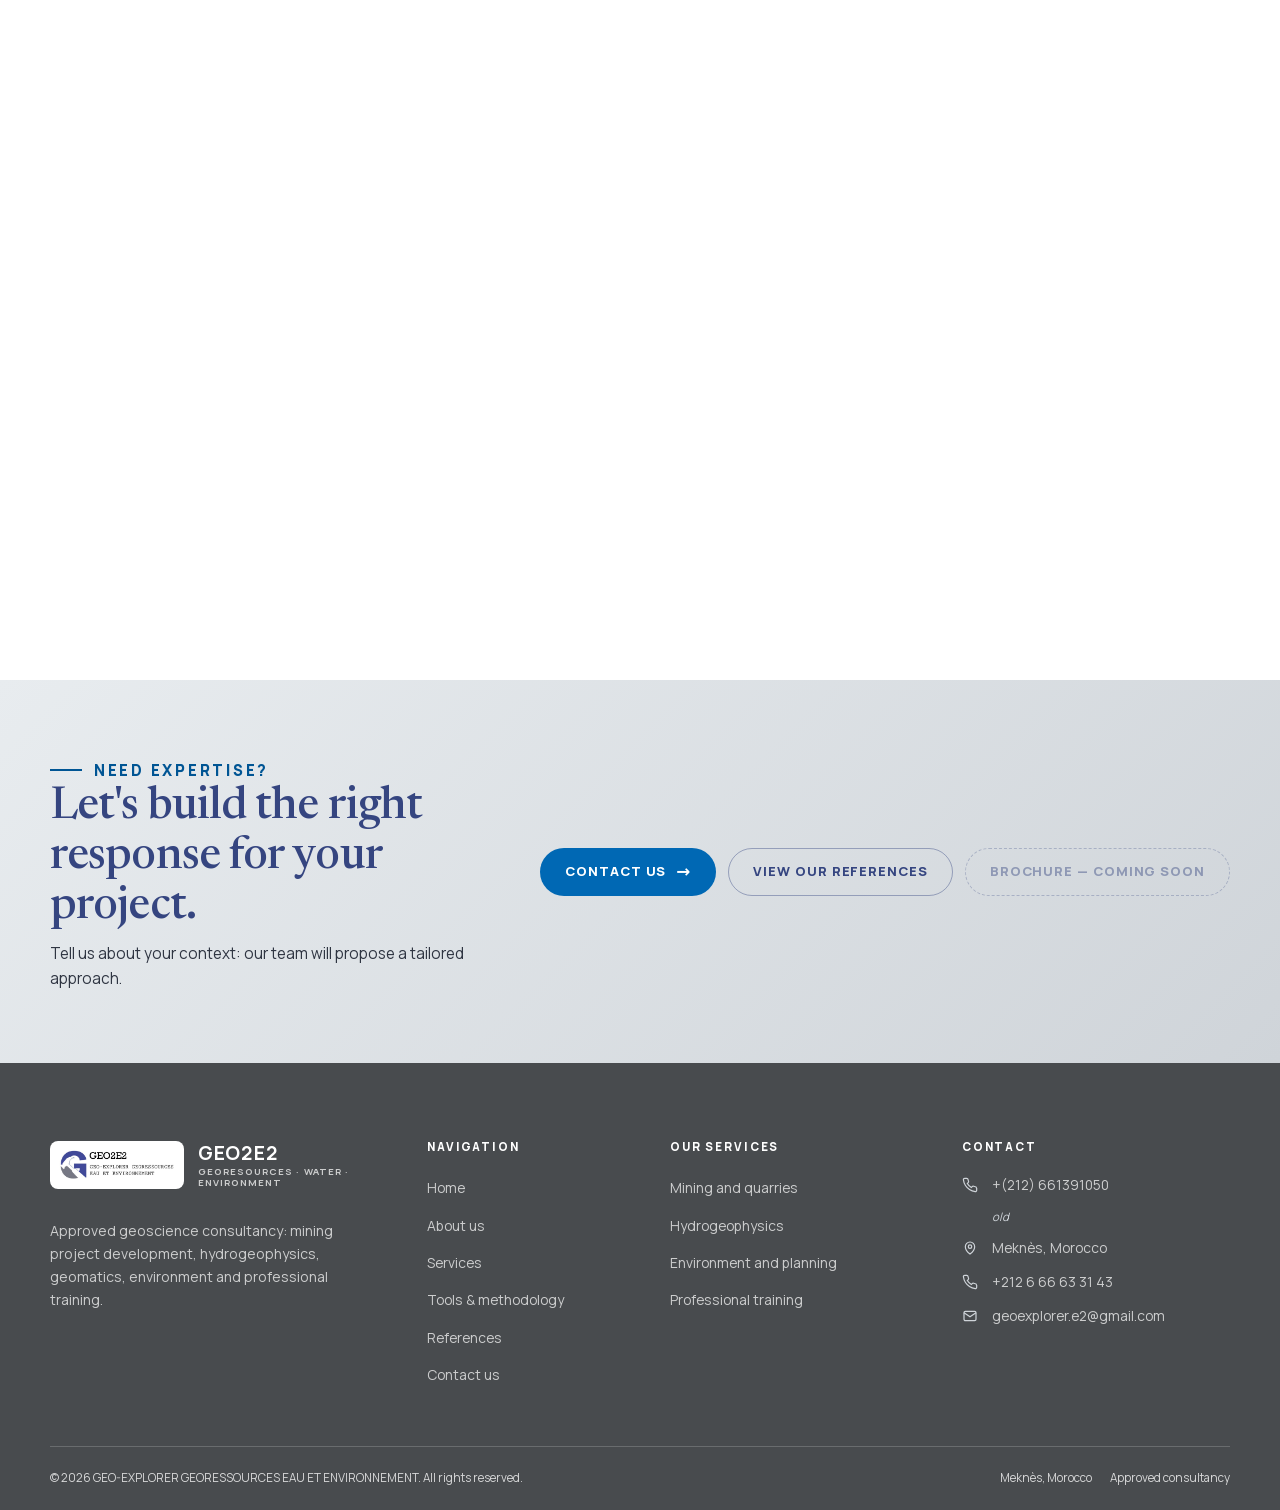
<file: en/services.html>
<!DOCTYPE html>
<html lang="en" class="js">
<head>
  <meta charset="UTF-8">
  <meta name="viewport" content="width=device-width, initial-scale=1.0">
  <meta name="theme-color" content="#354580">
  <link rel="alternate" hreflang="fr" href="https://essahlaouifouad.github.io/geo2e2/services.html">
  <link rel="alternate" hreflang="en" href="https://essahlaouifouad.github.io/geo2e2/en/services.html">
  <link rel="alternate" hreflang="x-default" href="https://essahlaouifouad.github.io/geo2e2/services.html">
  <link rel="canonical" href="https://essahlaouifouad.github.io/geo2e2/en/services.html">
  <meta http-equiv="Content-Security-Policy" content="default-src 'none'; script-src 'self'; style-src 'self'; font-src 'self'; img-src 'self' data:; connect-src 'self'; form-action 'self' mailto:; base-uri 'self'; object-src 'none'; frame-src 'none'">
  <meta name="referrer" content="strict-origin-when-cross-origin">
  <title>Our services — GEO2E2 | Mining, hydrogeophysics, environment, training</title>
  <meta name="description" content="Discover GEO2E2's expertise: mining project development, hydrogeophysics, environment and spatial planning, and professional geoscience training.">
  <meta property="og:title" content="Our services — GEO2E2">
  <meta property="og:description" content="Mining and quarries, hydrogeophysics, environment and spatial planning, professional training.">
  <meta property="og:type" content="website">
  <meta property="og:locale" content="en_US">
  <meta property="og:locale:alternate" content="fr_FR">
  <link rel="icon" type="image/svg+xml" href="../img/favicon.svg">
  <link rel="alternate icon" type="image/x-icon" href="../img/favicon.ico">
  <link rel="apple-touch-icon" href="../img/apple-touch-icon.png">
  <link rel="stylesheet" href="../css/fonts.css?v=20261120">
  <link rel="stylesheet" href="../css/reset.css?v=20261120">
  <link rel="stylesheet" href="../css/style.css?v=20261120">
  <script src="../js/lang.js?v=20261120"></script>
  <noscript><link rel="stylesheet" href="../css/noscript.css?v=20261120"></noscript>
</head>
<body>

  <a class="skip-link" href="#main">Skip to content</a>

  <header class="site-header">
    <div class="container header-inner">
      <a href="index.html" class="brand" aria-label="GEO2E2 — Georesources · Water · Environment">
        <img src="../img/logo.jpeg" alt="GEO2E2 logo">
      </a>

      <button class="nav-toggle" type="button" aria-expanded="false" aria-controls="primary-nav" aria-label="Open menu" data-label-open="Open menu" data-label-close="Close menu">
        <span></span><span></span><span></span>
      </button>

      <nav class="site-nav" id="primary-nav" aria-label="Main navigation">
        <ul class="nav-list">
          <li><a href="index.html">Home</a></li>
          <li><a href="index.html#about">About us</a></li>
          <li><a href="services.html" class="is-active">Services</a></li>
          <li><a href="tools-methodology.html">Tools &amp; methodology</a></li>
          <li><a href="references.html">References</a></li>
        </ul>
        <div class="lang-switch" role="group" aria-label="Language">
          <a href="../services.html" hreflang="fr" lang="fr" data-lang-switch="fr">FR</a>
          <a href="services.html" hreflang="en" lang="en" aria-current="page" data-lang-switch="en">EN</a>
        </div>
        <a href="contact.html" class="btn btn-dark nav-cta">Contact us</a>
      </nav>
    </div>
  </header>

  <main id="main">

    <section class="page-hero">
      <div class="container">
        <nav class="breadcrumb" aria-label="Breadcrumb">
          <a href="index.html">Home</a>
          <span aria-hidden="true">/</span>
          <span aria-current="page">Our services</span>
        </nav>
        <p class="eyebrow eyebrow--light">Our expertise</p>
        <h1>Our services</h1>
        <p>Explore our expertise in mining project development, hydrogeophysics, geomatics, the environment and professional training.</p>
      </div>
    </section>

    <section class="section section--white">
      <div class="container services-layout">

        <aside class="services-nav" aria-label="Services overview">
          <p>Our expertise</p>
          <a href="#mining">Mining and quarries</a>
          <a href="#hydrogeophysics">Hydrogeophysics</a>
          <a href="#environment">Environment and planning</a>
          <a href="#training">Professional training</a>
          <a href="contact.html" class="nav-contact">Contact us</a>
        </aside>

        <div class="services-content">

          <!-- 01 — Mining -->
          <article class="service-detail reveal" id="mining">
            <header class="service-detail-head">
              <span class="num">01</span>
              <div>
                <h2>Mining and quarries</h2>
                <p>Exploration · Resources · Value enhancement</p>
              </div>
            </header>

            <div class="detail-grid">
              <div class="detail-media">
                <img src="../img/mines-carrieres.jpg" alt="Exploration and development of mining projects">
              </div>
              <div class="detail-body">
                <p>GEO2E2 offers comprehensive expertise in mining project development. We work in mineral exploration, applying advanced methods of geological, geomatic, geochemical and geophysical analysis to identify and characterise the potential of ore deposits.</p>
                <p>We support our partners in enhancing and sustainably managing deposits by combining a range of approaches and tools designed to maximise profitability while minimising environmental impact. Our commitment is based on innovation, scientific rigour and respect for the principles of sustainable development.</p>

                <h3>The tasks we take on</h3>
                <ul class="check-grid">
                  <li>Geological and mining exploration</li>
                  <li>Geological mapping and cross-sections</li>
                  <li>Geochemistry and geophysics</li>
                  <li>Drilling supervision</li>
                  <li>Sampling</li>
                  <li>Resource and reserve estimation</li>
                  <li>Mining work plans</li>
                  <li>Mining files and titles</li>
                  <li>Impact studies</li>
                  <li>Geotechnical risk assessment</li>
                </ul>
              </div>
            </div>
          </article>

          <!-- 02 — Hydrogeophysics -->
          <article class="service-detail reveal" id="hydrogeophysics">
            <header class="service-detail-head">
              <span class="num">02</span>
              <div>
                <h2>Hydrogeophysics</h2>
                <p>Groundwater · Geophysics · Modelling</p>
              </div>
            </header>

            <div class="detail-grid detail-grid--reverse">
              <div class="detail-media">
                <img src="../img/hydrogeophysique.jpg" alt="Hydrogeological studies and geophysical exploration">
              </div>
              <div class="detail-body">
                <p>GEO2E2 provides its partners with multidisciplinary expertise covering hydrology and hydrogeology. We carry out hydrogeological studies to characterise aquifer systems, assess water resources and optimise their sustainable management. Using hydrodynamic modelling tools, we analyse groundwater flow and simulate different scenarios to support decision-making.</p>
                <p>We are also involved in quantifying water resources, combining field approaches, data analysis and innovative techniques. Our expertise integrates digital mapping and the application of artificial intelligence, including machine learning and deep learning, to improve prediction accuracy, automate analyses and optimise exploration and management processes.</p>

                <h3>Our areas of expertise</h3>
                <ul class="check-grid">
                  <li>Groundwater prospecting</li>
                  <li>Geophysical exploration</li>
                  <li>Pumping tests</li>
                  <li>Water resource assessment</li>
                  <li>Hydrogeological studies</li>
                  <li>Support for water development projects</li>
                  <li>Site rehabilitation and ecosystem restoration</li>
                  <li>Waste management and ecological planning</li>
                </ul>
              </div>
            </div>
          </article>

          <!-- 03 — Environment -->
          <article class="service-detail reveal" id="environment">
            <header class="service-detail-head">
              <span class="num">03</span>
              <div>
                <h2>Environment and spatial planning</h2>
                <p>Territory · Risks · Decision-making</p>
              </div>
            </header>

            <div class="detail-grid">
              <div class="detail-media">
                <img src="../img/environnement-amenagement.jpg" alt="Environment and spatial planning">
              </div>
              <div class="detail-body">
                <p>GEO2E2 offers integrated expertise in the environment and spatial analysis, in support of sustainable and intelligent management. Its work includes environmental impact studies and analyses related to urban planning, land-use planning and natural risk management, providing decision-support solutions suited to the complex challenges of sustainable development, risk prevention and territorial resilience.</p>
                <p>We propose site rehabilitation strategies aimed at restoring affected ecosystems. Finally, we support waste management and ecological planning.</p>

                <h3>Technologies and tools used</h3>
                <ul class="check-grid">
                  <li>GIS</li>
                  <li>Remote sensing</li>
                  <li>Spatial analysis</li>
                  <li>Digital mapping</li>
                  <li>Geological, hydrogeological, forestry and urban mapping</li>
                  <li>Hazard mapping</li>
                  <li>Environmental impact studies</li>
                  <li>Natural hazards (flooding, landslides, etc.)</li>
                  <li>Drought</li>
                  <li>Modelling and forecasting</li>
                  <li>AI / Machine Learning / Deep Learning approaches</li>
                </ul>
              </div>
            </div>
          </article>

          <!-- 04 — Training -->
          <article class="service-detail reveal" id="training">
            <header class="service-detail-head">
              <span class="num">04</span>
              <div>
                <h2>Professional training</h2>
                <p>Knowledge transfer · Fieldwork · Practical skills</p>
              </div>
            </header>

            <div class="detail-grid detail-grid--reverse">
              <div class="detail-media">
                <img src="../img/formations-professionnelles.jpg" alt="Professional geoscience training">
              </div>
              <div class="detail-body">
                <p>Thanks to its team of experienced trainers, GEO2E2 designs and delivers training programmes tailored to the needs of public and private institutions, aimed at strengthening technical and operational skills in various fields of the geosciences.</p>

                <h3>Our training courses include</h3>
                <ul class="check-grid">
                  <li>Mineral exploration</li>
                  <li>Ore geology and metallogeny</li>
                  <li>Mining regulations (legal and institutional framework)</li>
                  <li>Hydrology / hydrogeology</li>
                  <li>Remote sensing / GIS</li>
                  <li>Spatial modelling</li>
                  <li>Geophysical methods</li>
                  <li>Environment and spatial planning</li>
                  <li>Water and solid waste treatment</li>
                  <li>Machine Learning</li>
                  <li>Deep Learning</li>
                </ul>

                <p class="formation-note">In addition to theoretical instruction, GEO2E2 provides field supervision, promoting practical learning and the transfer of know-how.</p>
              </div>
            </div>
          </article>

        </div>
      </div>
    </section>

    <section class="cta-band">
      <div class="container cta-inner">
        <div>
          <p class="eyebrow">Need expertise?</p>
          <h2>Let's build the right response for your project.</h2>
          <p>Tell us about your context: our team will propose a tailored approach.</p>
        </div>
        <div class="cta-actions">
          <a href="contact.html" class="btn btn-dark">Contact us <span class="arrow" aria-hidden="true">→</span></a>
          <a href="references.html" class="btn btn-outline">View our references</a>
          <span class="btn btn-disabled" aria-disabled="true">Brochure — coming soon</span>
        </div>
      </div>
    </section>

  </main>

  <footer class="site-footer">
    <div class="container">
      <div class="footer-grid">
        <div class="footer-brand">
          <a href="index.html" class="brand" aria-label="GEO2E2 — Georesources · Water · Environment">
            <img src="../img/logo.jpeg" alt="GEO2E2 logo">
            <span class="brand-text">
              <strong>GEO2E2</strong>
              <small>Georesources · Water · Environment</small>
            </span>
          </a>
          <p>Approved geoscience consultancy: mining project development, hydrogeophysics, geomatics, environment and professional training.</p>
        </div>

        <div class="footer-col">
          <h3>Navigation</h3>
          <ul>
            <li><a href="index.html">Home</a></li>
            <li><a href="index.html#about">About us</a></li>
            <li><a href="services.html">Services</a></li>
            <li><a href="tools-methodology.html">Tools &amp; methodology</a></li>
            <li><a href="references.html">References</a></li>
            <li><a href="contact.html">Contact us</a></li>
          </ul>
        </div>

        <div class="footer-col">
          <h3>Our services</h3>
          <ul>
            <li><a href="services.html#mining">Mining and quarries</a></li>
            <li><a href="services.html#hydrogeophysics">Hydrogeophysics</a></li>
            <li><a href="services.html#environment">Environment and planning</a></li>
            <li><a href="services.html#training">Professional training</a></li>
          </ul>
        </div>

        <div class="footer-col">
          <h3>Contact</h3>
          <ul class="footer-contact">
            <li>
              <svg viewBox="0 0 24 24" fill="none" stroke="currentColor" stroke-width="1.8" aria-hidden="true"><path d="M22 16.9v3a2 2 0 0 1-2.2 2 19.8 19.8 0 0 1-8.6-3.1 19.5 19.5 0 0 1-6-6A19.8 19.8 0 0 1 2.1 4.2 2 2 0 0 1 4.1 2h3a2 2 0 0 1 2 1.7c.1.9.4 1.8.7 2.6a2 2 0 0 1-.5 2.1L8 9.7a16 16 0 0 0 6 6l1.3-1.3a2 2 0 0 1 2.1-.5c.8.3 1.7.6 2.6.7a2 2 0 0 1 1.7 2Z"/></svg>
              <a href="tel:+212661391050">+(212) 661391050</a>
              <span class="phone-old">old</span>
            </li>
            <li>
              <svg viewBox="0 0 24 24" fill="none" stroke="currentColor" stroke-width="1.8" aria-hidden="true"><path d="M12 21s7-5.4 7-11a7 7 0 1 0-14 0c0 5.6 7 11 7 11Z"/><circle cx="12" cy="10" r="2.6"/></svg>
              <span>Meknès, Morocco</span>
            </li>
            <li>
              <svg viewBox="0 0 24 24" fill="none" stroke="currentColor" stroke-width="1.8" aria-hidden="true"><path d="M22 16.9v3a2 2 0 0 1-2.2 2 19.8 19.8 0 0 1-8.6-3.1 19.5 19.5 0 0 1-6-6A19.8 19.8 0 0 1 2.1 4.2 2 2 0 0 1 4.1 2h3a2 2 0 0 1 2 1.7c.1.9.4 1.8.7 2.6a2 2 0 0 1-.5 2.1L8 9.7a16 16 0 0 0 6 6l1.3-1.3a2 2 0 0 1 2.1-.5c.8.3 1.7.6 2.6.7a2 2 0 0 1 1.7 2Z"/></svg>
              <a href="tel:+212666633143">+212 6 66 63 31 43</a>
            </li>

            <li>
              <svg viewBox="0 0 24 24" fill="none" stroke="currentColor" stroke-width="1.8" aria-hidden="true"><rect x="3" y="5" width="18" height="14" rx="2"/><path d="m3 7 9 6 9-6"/></svg>
              <a href="mailto:geoexplorer.e2@gmail.com">geoexplorer.e2@gmail.com</a>
            </li>
          </ul>
        </div>
      </div>

      <div class="footer-bottom">
        <p>© <span data-year>2026</span> GEO-EXPLORER GEORESSOURCES EAU ET ENVIRONNEMENT. All rights reserved.</p>
        <div class="footer-legal">
          <span>Meknès, Morocco</span>
          <span>Approved consultancy</span>
        </div>
      </div>
    </div>
  </footer>

  <script src="../js/main.js?v=20261120"></script>
</body>
</html>
</file>
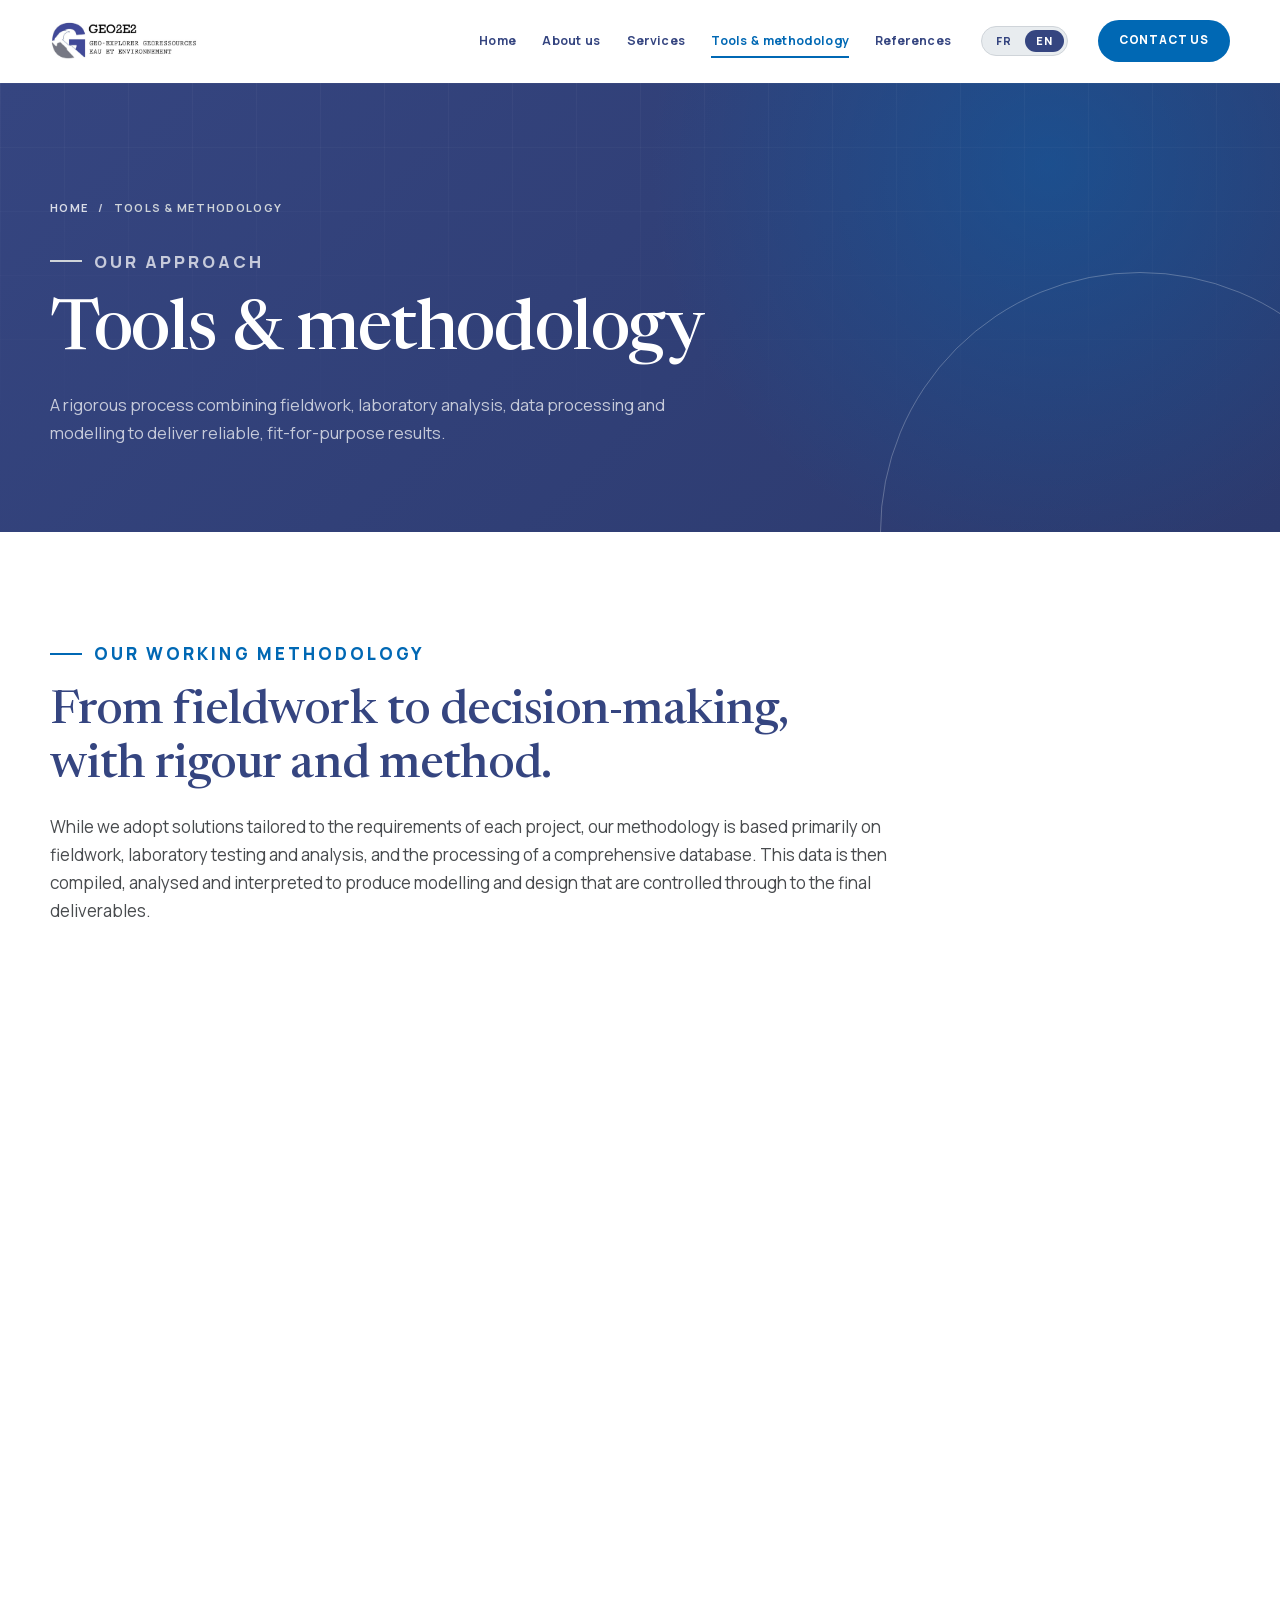
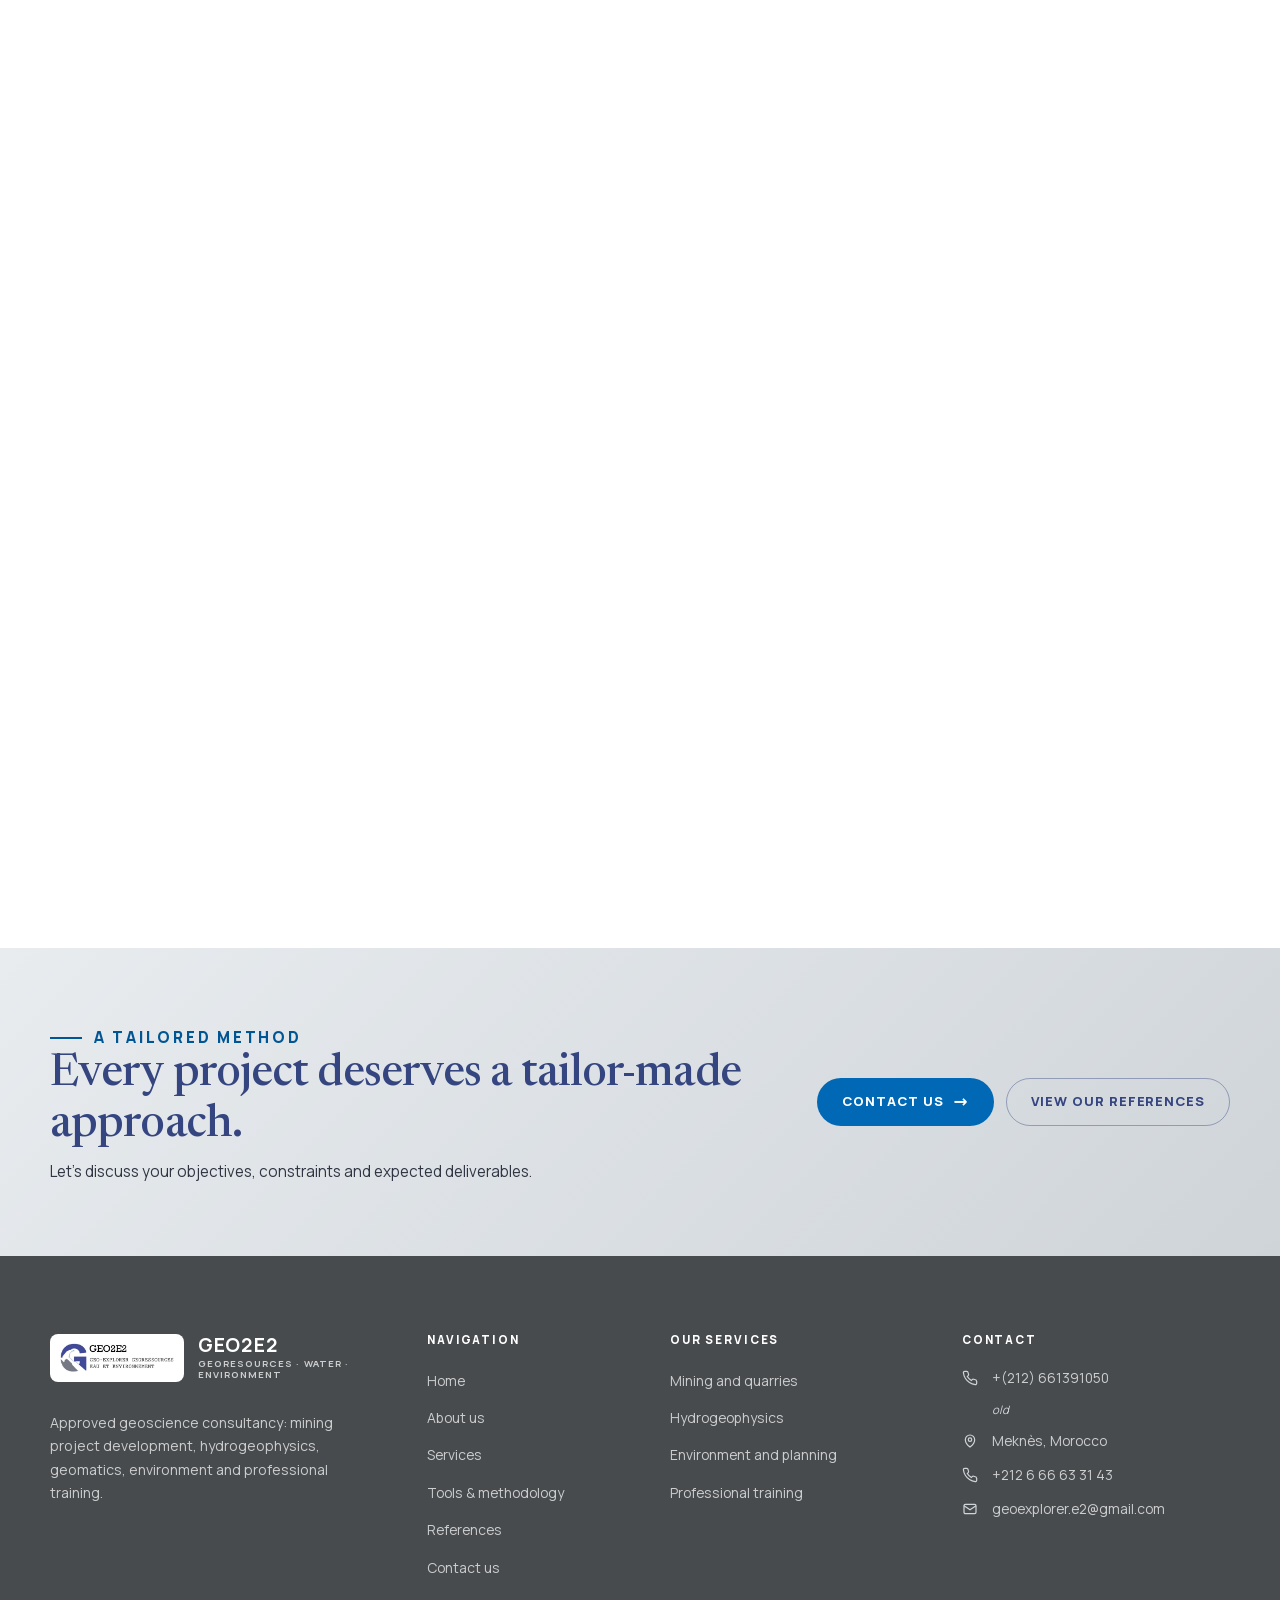
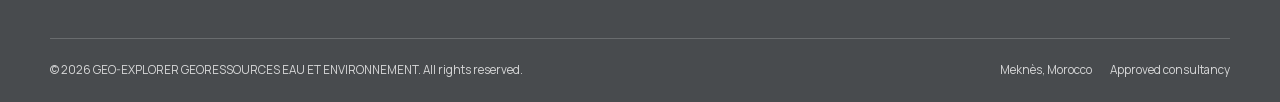
<file: en/tools-methodology.html>
<!DOCTYPE html>
<html lang="en" class="js">
<head>
  <meta charset="UTF-8">
  <meta name="viewport" content="width=device-width, initial-scale=1.0">
  <meta name="theme-color" content="#354580">
  <link rel="alternate" hreflang="fr" href="https://essahlaouifouad.github.io/geo2e2/outils-methodologies.html">
  <link rel="alternate" hreflang="en" href="https://essahlaouifouad.github.io/geo2e2/en/tools-methodology.html">
  <link rel="alternate" hreflang="x-default" href="https://essahlaouifouad.github.io/geo2e2/outils-methodologies.html">
  <link rel="canonical" href="https://essahlaouifouad.github.io/geo2e2/en/tools-methodology.html">
  <meta http-equiv="Content-Security-Policy" content="default-src 'none'; script-src 'self'; style-src 'self'; font-src 'self'; img-src 'self' data:; connect-src 'self'; form-action 'self' mailto:; base-uri 'self'; object-src 'none'; frame-src 'none'">
  <meta name="referrer" content="strict-origin-when-cross-origin">
  <title>Tools &amp; methodology — GEO2E2</title>
  <meta name="description" content="GEO2E2's methodology: fieldwork, laboratory analysis, data processing, geophysics, GIS, remote sensing, modelling and deliverable control.">
  <meta property="og:title" content="Tools &amp; methodology — GEO2E2">
  <meta property="og:description" content="From fieldwork to deliverable: a rigorous process of collection, analysis, modelling and validation.">
  <meta property="og:type" content="website">
  <meta property="og:locale" content="en_US">
  <meta property="og:locale:alternate" content="fr_FR">
  <link rel="icon" type="image/svg+xml" href="../img/favicon.svg">
  <link rel="alternate icon" type="image/x-icon" href="../img/favicon.ico">
  <link rel="apple-touch-icon" href="../img/apple-touch-icon.png">
  <link rel="stylesheet" href="../css/fonts.css?v=20261120">
  <link rel="stylesheet" href="../css/reset.css?v=20261120">
  <link rel="stylesheet" href="../css/style.css?v=20261120">
  <script src="../js/lang.js?v=20261120"></script>
  <noscript><link rel="stylesheet" href="../css/noscript.css?v=20261120"></noscript>
</head>
<body>

  <a class="skip-link" href="#main">Skip to content</a>

  <header class="site-header">
    <div class="container header-inner">
      <a href="index.html" class="brand" aria-label="GEO2E2 — Georesources · Water · Environment">
        <img src="../img/logo.jpeg" alt="GEO2E2 logo">
      </a>

      <button class="nav-toggle" type="button" aria-expanded="false" aria-controls="primary-nav" aria-label="Open menu" data-label-open="Open menu" data-label-close="Close menu">
        <span></span><span></span><span></span>
      </button>

      <nav class="site-nav" id="primary-nav" aria-label="Main navigation">
        <ul class="nav-list">
          <li><a href="index.html">Home</a></li>
          <li><a href="index.html#about">About us</a></li>
          <li><a href="services.html">Services</a></li>
          <li><a href="tools-methodology.html" class="is-active">Tools &amp; methodology</a></li>
          <li><a href="references.html">References</a></li>
        </ul>
        <div class="lang-switch" role="group" aria-label="Language">
          <a href="../outils-methodologies.html" hreflang="fr" lang="fr" data-lang-switch="fr">FR</a>
          <a href="tools-methodology.html" hreflang="en" lang="en" aria-current="page" data-lang-switch="en">EN</a>
        </div>
        <a href="contact.html" class="btn btn-dark nav-cta">Contact us</a>
      </nav>
    </div>
  </header>

  <main id="main">

    <section class="page-hero">
      <div class="container">
        <nav class="breadcrumb" aria-label="Breadcrumb">
          <a href="index.html">Home</a>
          <span aria-hidden="true">/</span>
          <span aria-current="page">Tools &amp; methodology</span>
        </nav>
        <p class="eyebrow eyebrow--light">Our approach</p>
        <h1>Tools &amp; methodology</h1>
        <p>A rigorous process combining fieldwork, laboratory analysis, data processing and modelling to deliver reliable, fit-for-purpose results.</p>
      </div>
    </section>

    <section class="section section--white">
      <div class="container">
        <div class="method-intro reveal">
          <p class="eyebrow">Our working methodology</p>
          <h2>From fieldwork to decision-making, with rigour and method.</h2>
          <p>While we adopt solutions tailored to the requirements of each project, our methodology is based primarily on fieldwork, laboratory testing and analysis, and the processing of a comprehensive database. This data is then compiled, analysed and interpreted to produce modelling and design that are controlled through to the final deliverables.</p>
        </div>

        <ol class="process-steps reveal" aria-label="The steps of our methodology">
          <li>
            <span class="step-num">01</span>
            <h3>Fieldwork &amp; data collection</h3>
            <p>Field surveys, sampling and the siting of exploration and production boreholes.</p>
          </li>
          <li>
            <span class="step-num">02</span>
            <h3>Analysis &amp; laboratory</h3>
            <p>Testing and analysis of samples to characterise materials and resources.</p>
          </li>
          <li>
            <span class="step-num">03</span>
            <h3>Processing &amp; interpretation</h3>
            <p>Database compilation, geophysical processing, spatial analysis and interpretation.</p>
          </li>
          <li>
            <span class="step-num">04</span>
            <h3>Modelling &amp; design</h3>
            <p>Spatial modelling, reserve estimation and integration of AI approaches where relevant.</p>
          </li>
          <li>
            <span class="step-num">05</span>
            <h3>Control &amp; deliverables</h3>
            <p>Validation of results and production of clear, usable technical documents.</p>
          </li>
        </ol>

        <div class="section-heading reveal">
          <p class="eyebrow">Toolbox</p>
          <h2>The tools and techniques we use</h2>
          <p>Complementary resources, selected according to the objectives and constraints of each assignment.</p>
        </div>

        <ul class="tools-grid">
          <li class="tool-card reveal"><span class="tool-num">01</span>Geological and geographical databases</li>
          <li class="tool-card reveal"><span class="tool-num">02</span>Field surveys</li>
          <li class="tool-card reveal"><span class="tool-num">03</span>Sampling and laboratory analysis</li>
          <li class="tool-card reveal"><span class="tool-num">04</span>Geophysical methods (electrical resistivity, electrical tomography, etc.)</li>
          <li class="tool-card reveal"><span class="tool-num">05</span>Processing and interpretation of geophysical data</li>
          <li class="tool-card reveal"><span class="tool-num">06</span>Siting of exploration and production boreholes</li>
          <li class="tool-card reveal"><span class="tool-num">07</span>GIS / remote sensing and spatial modelling</li>
          <li class="tool-card reveal"><span class="tool-num">08</span>Digital mapping</li>
          <li class="tool-card reveal"><span class="tool-num">09</span>Reserve estimation</li>
          <li class="tool-card reveal"><span class="tool-num">10</span>Machine Learning</li>
          <li class="tool-card reveal"><span class="tool-num">11</span>Deep Learning</li>
        </ul>

        <div class="method-quote reveal">
          <span class="quote-mark" aria-hidden="true">“</span>
          <blockquote>
            <p>Our approach relies on the complementarity between the techniques used, the skills of our teams and a rigorous process of control and validation. A constant objective: to provide our clients with relevant, accurate technical solutions adapted to their needs.</p>
            <cite>GEO2E2 — Our methodological commitment</cite>
          </blockquote>
        </div>

        <div class="reveal method-cta">
          <a href="services.html" class="btn btn-outline">Explore our services <span class="arrow" aria-hidden="true">→</span></a>
        </div>
      </div>
    </section>

    <section class="cta-band">
      <div class="container cta-inner">
        <div>
          <p class="eyebrow">A tailored method</p>
          <h2>Every project deserves a tailor-made approach.</h2>
          <p>Let's discuss your objectives, constraints and expected deliverables.</p>
        </div>
        <div class="cta-actions">
          <a href="contact.html" class="btn btn-dark">Contact us <span class="arrow" aria-hidden="true">→</span></a>
          <a href="references.html" class="btn btn-outline">View our references</a>
        </div>
      </div>
    </section>

  </main>

  <footer class="site-footer">
    <div class="container">
      <div class="footer-grid">
        <div class="footer-brand">
          <a href="index.html" class="brand" aria-label="GEO2E2 — Georesources · Water · Environment">
            <img src="../img/logo.jpeg" alt="GEO2E2 logo">
            <span class="brand-text">
              <strong>GEO2E2</strong>
              <small>Georesources · Water · Environment</small>
            </span>
          </a>
          <p>Approved geoscience consultancy: mining project development, hydrogeophysics, geomatics, environment and professional training.</p>
        </div>

        <div class="footer-col">
          <h3>Navigation</h3>
          <ul>
            <li><a href="index.html">Home</a></li>
            <li><a href="index.html#about">About us</a></li>
            <li><a href="services.html">Services</a></li>
            <li><a href="tools-methodology.html">Tools &amp; methodology</a></li>
            <li><a href="references.html">References</a></li>
            <li><a href="contact.html">Contact us</a></li>
          </ul>
        </div>

        <div class="footer-col">
          <h3>Our services</h3>
          <ul>
            <li><a href="services.html#mining">Mining and quarries</a></li>
            <li><a href="services.html#hydrogeophysics">Hydrogeophysics</a></li>
            <li><a href="services.html#environment">Environment and planning</a></li>
            <li><a href="services.html#training">Professional training</a></li>
          </ul>
        </div>

        <div class="footer-col">
          <h3>Contact</h3>
          <ul class="footer-contact">
            <li>
              <svg viewBox="0 0 24 24" fill="none" stroke="currentColor" stroke-width="1.8" aria-hidden="true"><path d="M22 16.9v3a2 2 0 0 1-2.2 2 19.8 19.8 0 0 1-8.6-3.1 19.5 19.5 0 0 1-6-6A19.8 19.8 0 0 1 2.1 4.2 2 2 0 0 1 4.1 2h3a2 2 0 0 1 2 1.7c.1.9.4 1.8.7 2.6a2 2 0 0 1-.5 2.1L8 9.7a16 16 0 0 0 6 6l1.3-1.3a2 2 0 0 1 2.1-.5c.8.3 1.7.6 2.6.7a2 2 0 0 1 1.7 2Z"/></svg>
              <a href="tel:+212661391050">+(212) 661391050</a>
              <span class="phone-old">old</span>
            </li>
            <li>
              <svg viewBox="0 0 24 24" fill="none" stroke="currentColor" stroke-width="1.8" aria-hidden="true"><path d="M12 21s7-5.4 7-11a7 7 0 1 0-14 0c0 5.6 7 11 7 11Z"/><circle cx="12" cy="10" r="2.6"/></svg>
              <span>Meknès, Morocco</span>
            </li>
            <li>
              <svg viewBox="0 0 24 24" fill="none" stroke="currentColor" stroke-width="1.8" aria-hidden="true"><path d="M22 16.9v3a2 2 0 0 1-2.2 2 19.8 19.8 0 0 1-8.6-3.1 19.5 19.5 0 0 1-6-6A19.8 19.8 0 0 1 2.1 4.2 2 2 0 0 1 4.1 2h3a2 2 0 0 1 2 1.7c.1.9.4 1.8.7 2.6a2 2 0 0 1-.5 2.1L8 9.7a16 16 0 0 0 6 6l1.3-1.3a2 2 0 0 1 2.1-.5c.8.3 1.7.6 2.6.7a2 2 0 0 1 1.7 2Z"/></svg>
              <a href="tel:+212666633143">+212 6 66 63 31 43</a>
            </li>

            <li>
              <svg viewBox="0 0 24 24" fill="none" stroke="currentColor" stroke-width="1.8" aria-hidden="true"><rect x="3" y="5" width="18" height="14" rx="2"/><path d="m3 7 9 6 9-6"/></svg>
              <a href="mailto:geoexplorer.e2@gmail.com">geoexplorer.e2@gmail.com</a>
            </li>
          </ul>
        </div>
      </div>

      <div class="footer-bottom">
        <p>© <span data-year>2026</span> GEO-EXPLORER GEORESSOURCES EAU ET ENVIRONNEMENT. All rights reserved.</p>
        <div class="footer-legal">
          <span>Meknès, Morocco</span>
          <span>Approved consultancy</span>
        </div>
      </div>
    </div>
  </footer>

  <script src="../js/main.js?v=20261120"></script>
</body>
</html>
</file>
<file: css/fonts.css>
/* ==========================================================================
   Polices auto-hébergées — sous-ensembles latin et latin-ext uniquement
   Fichiers variables : une seule ressource par famille et par sous-ensemble.
   ========================================================================== */

/* Manrope — latin — variable 400 800 */
@font-face {
  font-family: 'Manrope';
  font-style: normal;
  font-weight: 400 800;
  font-display: swap;
  font-optical-sizing: auto;
  src: url('../fonts/manrope-400-latin.woff2') format('woff2');
  unicode-range: U+0000-00FF, U+0131, U+0152-0153, U+02BB-02BC, U+02C6, U+02DA, U+02DC, U+0304, U+0308, U+0329, U+2000-206F, U+20AC, U+2122, U+2191, U+2193, U+2212, U+2215, U+FEFF, U+FFFD;
}

/* Manrope — latin-ext — variable 400 800 */
@font-face {
  font-family: 'Manrope';
  font-style: normal;
  font-weight: 400 800;
  font-display: swap;
  font-optical-sizing: auto;
  src: url('../fonts/manrope-400-latin-ext.woff2') format('woff2');
  unicode-range: U+0100-02BA, U+02BD-02C5, U+02C7-02CC, U+02CE-02D7, U+02DD-02FF, U+0304, U+0308, U+0329, U+1D00-1DBF, U+1E00-1E9F, U+1EF2-1EFF, U+2020, U+20A0-20AB, U+20AD-20C4, U+2113, U+2C60-2C7F, U+A720-A7FF;
}

/* Newsreader — latin — variable 400 600 */
@font-face {
  font-family: 'Newsreader';
  font-style: normal;
  font-weight: 400 600;
  font-display: swap;
  font-optical-sizing: auto;
  src: url('../fonts/newsreader-400-latin.woff2') format('woff2');
  unicode-range: U+0000-00FF, U+0131, U+0152-0153, U+02BB-02BC, U+02C6, U+02DA, U+02DC, U+0304, U+0308, U+0329, U+2000-206F, U+20AC, U+2122, U+2191, U+2193, U+2212, U+2215, U+FEFF, U+FFFD;
}

/* Newsreader — latin-ext — variable 400 600 */
@font-face {
  font-family: 'Newsreader';
  font-style: normal;
  font-weight: 400 600;
  font-display: swap;
  font-optical-sizing: auto;
  src: url('../fonts/newsreader-400-latin-ext.woff2') format('woff2');
  unicode-range: U+0100-02BA, U+02BD-02C5, U+02C7-02CC, U+02CE-02D7, U+02DD-02FF, U+0304, U+0308, U+0329, U+1D00-1DBF, U+1E00-1E9F, U+1EF2-1EFF, U+2020, U+20A0-20AB, U+20AD-20C4, U+2113, U+2C60-2C7F, U+A720-A7FF;
}
</file>
<file: css/style.css>
/* ==========================================================================
   GEO2E2 — Feuille de styles principale
   Géosciences · Ressources en eau · Environnement · Formations
   ========================================================================== */

:root {
  /* Palette de marque GEO2E2 — extraite du logo et de la carte de visite */
  --color-primary: #0068b4;        /* Bleu océan — boutons d'action, liens actifs */
  --color-primary-dark: #005594;   /* Bleu océan profond — survols */
  --color-secondary: #354580;      /* Bleu nuit / indigo — logo, titres majeurs */
  --color-secondary-dark: #2c3a6e; /* Indigo profond — dégradés, survols */
  --color-dark: #484b4e;           /* Gris anthracite — footer, séparateurs */
  --color-text: #2f3542;           /* Gris ardoise — texte courant */
  --color-bg-light: #e8ecef;       /* Gris clair — fonds alternés, bannières */
  --color-bg-mid: #cfd4d9;         /* Gris moyen — bordures, aplats */
  --color-white: #ffffff;

  /* Alias historiques : les composants existants héritent de la nouvelle palette */
  --ink: var(--color-text);
  --navy-950: var(--color-secondary);
  --navy-900: var(--color-secondary);
  --navy-800: var(--color-secondary-dark);
  --navy-700: var(--color-secondary);
  --teal-600: var(--color-primary);
  --teal-500: var(--color-primary);
  --teal-100: var(--color-bg-light);
  --gold: var(--color-primary);
  --gold-soft: var(--color-bg-mid);
  --gold-100: var(--color-bg-light);
  --paper: var(--color-white);
  --paper-warm: var(--color-bg-light);
  --surface: var(--color-white);
  --line: var(--color-bg-mid);
  --line-dark: rgba(255, 255, 255, 0.18);
  --muted: var(--color-dark);
  --text: var(--color-text);
  --white: var(--color-white);

  --font-sans: "Manrope", "Segoe UI", system-ui, -apple-system, "Helvetica Neue", Arial, sans-serif;
  --font-display: "Newsreader", Georgia, "Times New Roman", serif;

  --container: 1180px;
  --radius-sm: 10px;
  --radius: 18px;
  --radius-lg: 28px;

  --shadow-sm: 0 8px 24px rgba(47, 53, 66, 0.08);
  --shadow-md: 0 18px 50px rgba(47, 53, 66, 0.14);
  --shadow-lg: 0 30px 80px rgba(47, 53, 66, 0.22);

  --ease: cubic-bezier(0.22, 1, 0.36, 1);
}

/* --------------------------------------------------------------------------
   Base
   -------------------------------------------------------------------------- */

html {
  scroll-behavior: smooth;
}

body {
  font-family: var(--font-sans);
  color: var(--text);
  background: var(--paper);
  line-height: 1.65;
  overflow-x: hidden;
}

h1, h2, h3, h4, h5, h6 {
  color: var(--navy-900);
  font-weight: 700;
  line-height: 1.12;
  letter-spacing: -0.02em;
}

h1, h2 {
  font-family: var(--font-display);
  font-weight: 500;
}

p {
  color: var(--muted);
}

strong {
  color: var(--navy-900);
  font-weight: 700;
}

a {
  color: var(--teal-600);
  transition: color 0.25s var(--ease);
}

a:hover {
  color: var(--navy-900);
}

img {
  max-width: 100%;
}

::selection {
  background: var(--gold-soft);
  color: var(--navy-950);
}

:focus-visible {
  outline: 3px solid var(--color-primary);
  outline-offset: 4px;
}

/* Sur les fonds sombres, l'anneau de focus passe en clair pour rester visible */
.hero :focus-visible,
.page-hero :focus-visible,
.method-quote :focus-visible,
.approach-panel :focus-visible,
.floating-card :focus-visible,
.contact-panel :focus-visible,
.section--dark :focus-visible,
.site-footer :focus-visible {
  outline-color: var(--color-bg-light);
}

.container {
  width: min(calc(100% - 48px), var(--container));
  margin-inline: auto;
}

.skip-link {
  position: fixed;
  top: 12px;
  left: 12px;
  z-index: 9999;
  padding: 12px 18px;
  background: var(--navy-950);
  color: var(--white);
  border-radius: 8px;
  transform: translateY(-160%);
  transition: transform 0.2s ease;
}

.skip-link:focus {
  transform: translateY(0);
  color: var(--white);
}

/* --------------------------------------------------------------------------
   Buttons, labels & utilities
   -------------------------------------------------------------------------- */

.btn {
  display: inline-flex;
  align-items: center;
  justify-content: center;
  gap: 10px;
  min-height: 48px;
  padding: 13px 24px;
  border: 1px solid transparent;
  border-radius: 999px;
  font-size: 0.82rem;
  font-weight: 800;
  letter-spacing: 0.07em;
  text-transform: uppercase;
  line-height: 1;
  white-space: nowrap;
  transition: transform 0.25s var(--ease), background 0.25s ease,
    color 0.25s ease, border-color 0.25s ease, box-shadow 0.25s ease;
}

.btn:hover {
  transform: translateY(-2px);
}

.btn-primary {
  background: var(--color-primary);
  color: var(--color-white);
  box-shadow: 0 10px 24px rgba(0, 104, 180, 0.26);
}

.btn-primary:hover {
  background: var(--color-primary-dark);
  color: var(--color-white);
}

.btn-dark {
  background: var(--color-secondary);
  color: var(--color-white);
}

.btn-dark:hover {
  background: var(--color-secondary-dark);
  color: var(--color-white);
}

.btn-outline {
  border-color: rgba(53, 69, 128, 0.35);
  color: var(--color-secondary);
  background: transparent;
}

.btn-outline:hover {
  background: var(--color-secondary);
  border-color: var(--color-secondary);
  color: var(--color-white);
}

.btn-light {
  background: var(--color-white);
  color: var(--color-secondary);
}

.btn-light:hover {
  background: var(--color-bg-light);
  color: var(--color-secondary);
}

.btn-ghost {
  border-color: rgba(255, 255, 255, 0.32);
  color: var(--white);
  background: transparent;
}

.btn-ghost:hover {
  background: rgba(255, 255, 255, 0.1);
  color: var(--white);
}

.btn-disabled {
  border: 1px dashed rgba(53, 69, 128, 0.35);
  color: rgba(53, 69, 128, 0.55);
  background: transparent;
  cursor: not-allowed;
  opacity: 0.8;
}

.btn .arrow {
  font-size: 1.05rem;
  line-height: 1;
  transition: transform 0.25s var(--ease);
}

.btn:hover .arrow {
  transform: translateX(4px);
}

.eyebrow {
  display: inline-flex;
  align-items: center;
  gap: 12px;
  margin-bottom: 18px;
  color: var(--teal-600);
  font-size: 0.74rem;
  font-weight: 800;
  letter-spacing: 0.18em;
  text-transform: uppercase;
}

.eyebrow::before {
  content: "";
  width: 32px;
  height: 2px;
  background: var(--gold);
  flex: none;
}

.eyebrow--light {
  color: var(--color-bg-mid);
}

.eyebrow--light::before {
  background: var(--color-bg-mid);
}

.section {
  padding: 104px 0;
  position: relative;
}

.section--tinted {
  background: var(--paper-warm);
}

.section--white {
  background: var(--surface);
}

.section--dark {
  background: var(--navy-950);
  color: var(--white);
}

.section--dark h2,
.section--dark h3 {
  color: var(--white);
}

.section--dark p {
  color: rgba(255, 255, 255, 0.72);
}

.section-heading {
  max-width: 720px;
  margin-bottom: 54px;
}

.section-heading--center {
  margin-inline: auto;
  text-align: center;
}

.section-heading--center .eyebrow {
  justify-content: center;
}

.section-heading h2 {
  margin-bottom: 20px;
  font-size: clamp(2.1rem, 4.1vw, 3.4rem);
}

.section-heading p {
  max-width: 640px;
  font-size: 1.04rem;
}

.section-heading--center p {
  margin-inline: auto;
}

.text-link {
  display: inline-flex;
  align-items: center;
  gap: 8px;
  color: var(--navy-900);
  font-size: 0.78rem;
  font-weight: 800;
  letter-spacing: 0.09em;
  text-transform: uppercase;
  border-bottom: 1px solid var(--gold);
  padding-bottom: 5px;
}

.text-link:hover {
  color: var(--teal-600);
}

.text-link .arrow {
  transition: transform 0.25s var(--ease);
}

.text-link:hover .arrow {
  transform: translateX(4px);
}

/* Utilitaires ponctuels (remplacent les styles inline, compatibles CSP) */
.refs-cta {
  margin-top: 34px;
}

.formation-note {
  margin-top: 22px;
}

.contact-panel .contact-map-line {
  margin: 24px 0 0;
}

.contact-panel .contact-map-link {
  color: var(--color-bg-mid);
  border-color: var(--color-bg-mid);
}

.contact-panel .contact-map-link:hover {
  color: var(--white);
}

/* --------------------------------------------------------------------------
   Header
   -------------------------------------------------------------------------- */

.site-header {
  position: sticky;
  top: 0;
  z-index: 1000;
  background: rgba(255, 255, 255, 0.94);
  border-bottom: 1px solid transparent;
  backdrop-filter: blur(14px);
  -webkit-backdrop-filter: blur(14px);
  transition: border-color 0.3s ease, box-shadow 0.3s ease;
}

.site-header.is-scrolled {
  border-bottom-color: var(--line);
  box-shadow: 0 10px 30px rgba(47, 53, 66, 0.08);
}

.header-inner {
  display: flex;
  align-items: center;
  justify-content: space-between;
  gap: 30px;
  min-height: 82px;
}

.brand {
  display: inline-flex;
  align-items: center;
  gap: 14px;
  flex: none;
}

.brand img {
  width: auto;
  height: 46px;
  border-radius: 7px;
}

.brand-text {
  display: flex;
  flex-direction: column;
  line-height: 1.15;
  color: var(--navy-900);
}

.brand-text strong {
  font-size: 1.2rem;
  letter-spacing: 0.06em;
}

.brand-text small {
  margin-top: 3px;
  color: var(--muted);
  font-size: 0.59rem;
  font-weight: 700;
  letter-spacing: 0.11em;
  text-transform: uppercase;
}

.site-nav {
  display: flex;
  align-items: center;
  gap: 30px;
}

.nav-list {
  display: flex;
  align-items: center;
  gap: 26px;
}

.nav-list a {
  position: relative;
  display: inline-block;
  padding: 8px 0;
  color: var(--navy-900);
  font-size: 0.78rem;
  font-weight: 700;
  letter-spacing: 0.025em;
}

.nav-list a::after {
  content: "";
  position: absolute;
  left: 0;
  right: 0;
  bottom: 1px;
  height: 2px;
  background: var(--gold);
  transform: scaleX(0);
  transform-origin: right;
  transition: transform 0.3s var(--ease);
}

.nav-list a:hover::after,
.nav-list a.is-active::after {
  transform: scaleX(1);
  transform-origin: left;
}

.nav-list a.is-active {
  color: var(--teal-600);
}

.nav-cta {
  min-height: 42px;
  padding: 11px 20px;
  font-size: 0.73rem;
  background: var(--color-primary);
}

.nav-cta:hover {
  background: var(--color-primary-dark);
}

/* --- Sélecteur de langue FR / EN ---------------------------------------- */
.lang-switch {
  display: inline-flex;
  align-items: center;
  gap: 2px;
  padding: 3px;
  border: 1px solid var(--line);
  border-radius: 999px;
  background: var(--color-bg-light);
}

.lang-switch a {
  display: inline-block;
  padding: 6px 11px;
  border-radius: 999px;
  color: var(--color-secondary);
  font-size: 0.68rem;
  font-weight: 800;
  letter-spacing: 0.08em;
  line-height: 1;
  transition: background 0.25s var(--ease), color 0.25s var(--ease);
}

.lang-switch a:hover {
  color: var(--color-primary);
}

.lang-switch a[aria-current] {
  background: var(--color-secondary);
  color: var(--color-white);
}

.lang-switch a[aria-current]:hover {
  color: var(--color-white);
}

.nav-toggle {
  display: none;
  width: 46px;
  height: 46px;
  border: 1px solid var(--line);
  border-radius: 50%;
  background: var(--surface);
  align-items: center;
  justify-content: center;
  flex-direction: column;
  gap: 5px;
}

.nav-toggle span {
  display: block;
  width: 20px;
  height: 2px;
  background: var(--navy-900);
  border-radius: 2px;
  transition: transform 0.3s var(--ease), opacity 0.2s ease;
}

.nav-toggle[aria-expanded="true"] span:nth-child(1) {
  transform: translateY(7px) rotate(45deg);
}

.nav-toggle[aria-expanded="true"] span:nth-child(2) {
  opacity: 0;
}

.nav-toggle[aria-expanded="true"] span:nth-child(3) {
  transform: translateY(-7px) rotate(-45deg);
}

/* --------------------------------------------------------------------------
   Hero — accueil
   -------------------------------------------------------------------------- */

.hero {
  position: relative;
  display: flex;
  align-items: flex-end;
  min-height: min(760px, calc(100vh - 82px));
  padding: 150px 0 76px;
  overflow: hidden;
  background: var(--navy-950);
  color: var(--white);
}

.hero-media {
  position: absolute;
  inset: 0;
  z-index: 0;
}

.hero-media img {
  width: 100%;
  height: 100%;
  object-fit: cover;
  /* Recadrage vérifié sans texte : plus besoin de décalage pour masquer un glyphe. */
  object-position: center;
  transform: scale(1.02);
  animation: heroZoom 18s var(--ease) both;
}

@keyframes heroZoom {
  from { transform: scale(1.09); }
  to { transform: scale(1.02); }
}

.hero::before {
  content: "";
  position: absolute;
  inset: 0;
  z-index: 1;
  background:
    linear-gradient(90deg, rgba(31, 43, 88, 0.97) 0%, rgba(40, 55, 108, 0.90) 46%, rgba(53, 69, 128, 0.58) 100%),
    linear-gradient(0deg, rgba(47, 53, 66, 0.78) 0%, rgba(47, 53, 66, 0.12) 62%);
}

.hero::after {
  content: "";
  position: absolute;
  z-index: 1;
  right: -160px;
  bottom: -280px;
  width: 620px;
  height: 620px;
  border: 1px solid rgba(232, 236, 239, 0.30);
  border-radius: 50%;
  pointer-events: none;
}

.hero .container {
  position: relative;
  z-index: 2;
}

.hero-content {
  max-width: 820px;
}

.hero h1 {
  margin-bottom: 24px;
  color: var(--white);
  font-size: clamp(2.7rem, 6.4vw, 5.3rem);
  line-height: 1.02;
  letter-spacing: -0.035em;
}

.hero h1 em {
  color: var(--gold-soft);
  font-style: italic;
}

.hero .lead {
  max-width: 660px;
  margin-bottom: 34px;
  color: rgba(255, 255, 255, 0.8);
  font-size: clamp(1rem, 1.5vw, 1.14rem);
  line-height: 1.75;
}

/* Bandeau de marque : logo à gauche, textes au premier plan à droite */
.hero-brand {
  display: flex;
  align-items: center;
  gap: 26px;
  max-width: 980px;
  margin-bottom: 46px;
  padding: 18px 24px;
  border: 1px solid rgba(255, 255, 255, 0.16);
  border-radius: 16px;
  background: rgba(53, 69, 128, 0.38);
  box-shadow: 0 18px 48px rgba(15, 20, 40, 0.18);
  backdrop-filter: blur(8px);
}

.hero-brand-logo {
  flex: 0 0 auto;
}

.hero-brand-logo img {
  display: block;
  width: 128px;
  height: auto;
  max-height: 96px;
  object-fit: contain;
}

.hero-brand-copy {
  min-width: 0;
}

.hero-brand-title {
  margin: 0 0 6px;
  color: var(--white);
  font-size: clamp(0.85rem, 1.15vw, 1rem);
  font-weight: 800;
  letter-spacing: 0.07em;
  line-height: 1.35;
  text-transform: uppercase;
}

.hero-brand-desc {
  margin: 0 0 12px;
  color: rgba(255, 255, 255, 0.82);
  font-size: 0.95rem;
  line-height: 1.55;
}

/* Agrément : mis en avant sans effet tape-à-l'œil */
.hero-approval {
  display: inline-flex;
  align-items: center;
  gap: 9px;
  margin: 0;
  padding: 7px 14px;
  border: 1px solid rgba(255, 255, 255, 0.28);
  border-radius: 999px;
  background: rgba(255, 255, 255, 0.1);
  color: var(--white);
  font-size: 0.9rem;
  font-weight: 700;
  animation: approvalPulse 3s ease-in-out infinite;
}

.approval-dot {
  width: 8px;
  height: 8px;
  border-radius: 50%;
  background: #7fe0c3;
  box-shadow: 0 0 0 3px rgba(127, 224, 195, 0.18);
}

@keyframes approvalPulse {
  0%, 100% { box-shadow: 0 0 0 0 rgba(255, 255, 255, 0.18); }
  50% { box-shadow: 0 0 0 8px rgba(255, 255, 255, 0); }
}

.hero-actions {
  display: flex;
  flex-wrap: wrap;
  align-items: center;
  gap: 14px;
}

.hero-tags {
  display: flex;
  flex-wrap: wrap;
  gap: 10px;
  margin-top: 42px;
  padding: 0;
}

.hero-tags li {
  padding: 7px 14px;
  border: 1px solid rgba(255, 255, 255, 0.22);
  border-radius: 999px;
  color: rgba(255, 255, 255, 0.82);
  font-size: 0.69rem;
  font-weight: 700;
  letter-spacing: 0.1em;
  text-transform: uppercase;
}

.hero-scroll {
  position: absolute;
  z-index: 2;
  right: 38px;
  bottom: 36px;
  display: flex;
  align-items: center;
  gap: 12px;
  color: rgba(255, 255, 255, 0.8);
  font-size: 0.62rem;
  font-weight: 700;
  letter-spacing: 0.2em;
  text-transform: uppercase;
  writing-mode: vertical-rl;
}

.hero-scroll::after {
  content: "";
  width: 1px;
  height: 54px;
  background: linear-gradient(var(--color-bg-mid), transparent);
}

/* --------------------------------------------------------------------------
   Bandeau chiffres / repères
   -------------------------------------------------------------------------- */

.facts {
  position: relative;
  z-index: 3;
  margin-top: -46px;
}

.facts-inner {
  display: grid;
  grid-template-columns: repeat(4, 1fr);
  background: var(--surface);
  border: 1px solid var(--line);
  border-radius: var(--radius);
  box-shadow: var(--shadow-md);
  overflow: hidden;
}

.fact {
  padding: 30px 34px;
  border-right: 1px solid var(--line);
}

.fact:last-child {
  border-right: 0;
}

.fact strong {
  display: block;
  margin-bottom: 5px;
  color: var(--navy-900);
  font-family: var(--font-display);
  font-size: clamp(1.55rem, 2.8vw, 2.15rem);
  font-weight: 500;
  letter-spacing: -0.02em;
}

.fact span {
  color: var(--muted);
  font-size: 0.73rem;
  font-weight: 700;
  letter-spacing: 0.1em;
  text-transform: uppercase;
}

/* --------------------------------------------------------------------------
   Section « Qui sommes-nous »
   -------------------------------------------------------------------------- */

.split {
  display: grid;
  grid-template-columns: minmax(0, 0.92fr) minmax(0, 1.08fr);
  gap: clamp(46px, 7vw, 96px);
  align-items: center;
}

.split--reverse .split-media {
  order: 2;
}

.split-media {
  position: relative;
}

.split-media img {
  width: 100%;
  aspect-ratio: 4 / 4.6;
  object-fit: cover;
  border-radius: var(--radius-lg);
  box-shadow: var(--shadow-md);
}

.split-media::before {
  content: "";
  position: absolute;
  z-index: -1;
  top: -18px;
  left: -18px;
  width: 120px;
  height: 120px;
  border-top: 1px solid var(--gold);
  border-left: 1px solid var(--gold);
  border-radius: 24px 0 0 0;
}

.floating-card {
  position: absolute;
  right: -26px;
  bottom: 30px;
  max-width: 290px;
  padding: 25px 26px;
  background: var(--navy-950);
  color: var(--white);
  border-radius: var(--radius);
  box-shadow: var(--shadow-lg);
}

.floating-card span {
  display: block;
  margin-bottom: 8px;
  color: var(--gold-soft);
  font-size: 0.64rem;
  font-weight: 800;
  letter-spacing: 0.18em;
  text-transform: uppercase;
}

.floating-card p {
  margin: 0;
  color: rgba(255, 255, 255, 0.84);
  font-family: var(--font-display);
  font-size: 1.16rem;
  line-height: 1.4;
}

.split-body h2 {
  margin-bottom: 24px;
  font-size: clamp(2.05rem, 3.7vw, 3.15rem);
}

.split-body > p {
  margin-bottom: 18px;
  font-size: 0.99rem;
}

.split-body > p:last-of-type {
  margin-bottom: 0;
}

.checklist {
  display: grid;
  gap: 13px;
  margin: 30px 0 34px;
  padding: 0;
}

.checklist li {
  position: relative;
  padding-left: 34px;
  color: var(--navy-900);
  font-size: 0.92rem;
  font-weight: 600;
}

.checklist li::before {
  content: "";
  position: absolute;
  left: 0;
  top: 4px;
  width: 19px;
  height: 19px;
  border-radius: 50%;
  background: var(--teal-100);
}

.checklist li::after {
  content: "";
  position: absolute;
  left: 6px;
  top: 9px;
  width: 7px;
  height: 4px;
  border-left: 2px solid var(--teal-600);
  border-bottom: 2px solid var(--teal-600);
  transform: rotate(-45deg);
}

/* --------------------------------------------------------------------------
   Cartes services
   -------------------------------------------------------------------------- */

.service-grid {
  display: grid;
  grid-template-columns: repeat(2, minmax(0, 1fr));
  gap: 26px;
}

.service-card {
  display: flex;
  flex-direction: column;
  background: var(--surface);
  border: 1px solid var(--line);
  border-radius: var(--radius);
  overflow: hidden;
  transition: transform 0.4s var(--ease), box-shadow 0.4s ease, border-color 0.3s ease;
}

.service-card:hover {
  transform: translateY(-6px);
  border-color: rgba(0, 104, 180, 0.40);
  box-shadow: var(--shadow-md);
}

.service-media {
  position: relative;
  display: block;
  overflow: hidden;
  background: var(--navy-900);
}

.service-media img {
  width: 100%;
  aspect-ratio: 16 / 9;
  object-fit: cover;
  transition: transform 0.8s var(--ease);
}

.service-card:hover .service-media img {
  transform: scale(1.045);
}

.service-index {
  position: absolute;
  top: 18px;
  left: 18px;
  display: inline-flex;
  align-items: center;
  justify-content: center;
  width: 42px;
  height: 42px;
  border: 1px solid rgba(255, 255, 255, 0.4);
  border-radius: 50%;
  background: rgba(53, 69, 128, 0.78);
  color: var(--color-white);
  font-size: 0.72rem;
  font-weight: 800;
  letter-spacing: 0.08em;
  backdrop-filter: blur(6px);
}

.service-body {
  display: flex;
  flex: 1;
  flex-direction: column;
  padding: 28px 30px 30px;
}

.service-body h3 {
  margin-bottom: 12px;
  font-size: 1.32rem;
  letter-spacing: -0.025em;
}

.service-body h3 a {
  color: var(--navy-900);
}

.service-body h3 a:hover {
  color: var(--teal-600);
}

.service-body p {
  flex: 1;
  margin-bottom: 22px;
  font-size: 0.92rem;
}

/* --------------------------------------------------------------------------
   Méthodologie — accueil
   -------------------------------------------------------------------------- */

.approach {
  overflow: hidden;
}

.approach .split {
  align-items: start;
}

.process {
  display: grid;
  gap: 0;
  margin: 34px 0 38px;
  padding: 0;
  counter-reset: step;
}

.process li {
  position: relative;
  display: grid;
  grid-template-columns: 42px 1fr;
  gap: 18px;
  padding-bottom: 26px;
}

.process li:not(:last-child)::before {
  content: "";
  position: absolute;
  left: 20px;
  top: 42px;
  bottom: 0;
  width: 1px;
  background: var(--line);
}

.process .step-num {
  display: inline-flex;
  align-items: center;
  justify-content: center;
  width: 42px;
  height: 42px;
  border: 1px solid var(--gold);
  border-radius: 50%;
  color: var(--teal-600);
  font-size: 0.68rem;
  font-weight: 800;
  letter-spacing: 0.06em;
  background: var(--surface);
}

.process h3 {
  margin: 7px 0 3px;
  font-family: var(--font-sans);
  font-size: 0.98rem;
  font-weight: 800;
  letter-spacing: -0.01em;
}

.process p {
  margin: 0;
  font-size: 0.88rem;
}

.approach-panel {
  position: sticky;
  top: 112px;
  padding: 38px;
  background: var(--navy-950);
  border-radius: var(--radius-lg);
  box-shadow: var(--shadow-lg);
  color: var(--white);
  overflow: hidden;
}

.approach-panel::before {
  content: "";
  position: absolute;
  right: -110px;
  top: -110px;
  width: 280px;
  height: 280px;
  border: 1px solid rgba(232, 236, 239, 0.28);
  border-radius: 50%;
}

.approach-panel h3 {
  position: relative;
  margin-bottom: 12px;
  color: var(--white);
  font-family: var(--font-display);
  font-size: 1.8rem;
  font-weight: 500;
}

.approach-panel > p {
  position: relative;
  margin-bottom: 26px;
  color: rgba(255, 255, 255, 0.66);
  font-size: 0.9rem;
}

.tool-chips {
  position: relative;
  display: flex;
  flex-wrap: wrap;
  gap: 9px;
  padding: 0;
}

.tool-chips li {
  padding: 8px 13px;
  border: 1px solid rgba(255, 255, 255, 0.18);
  border-radius: 999px;
  color: rgba(255, 255, 255, 0.82);
  font-size: 0.7rem;
  font-weight: 700;
  letter-spacing: 0.04em;
}

.approach-panel .mini-stat {
  position: relative;
  display: flex;
  align-items: baseline;
  gap: 12px;
  margin-top: 30px;
  padding-top: 24px;
  border-top: 1px solid var(--line-dark);
}

.approach-panel .mini-stat strong {
  color: var(--gold-soft);
  font-family: var(--font-display);
  font-size: 2.2rem;
  font-weight: 500;
  line-height: 1;
}

.approach-panel .mini-stat span {
  color: rgba(255, 255, 255, 0.72);
  font-size: 0.74rem;
  font-weight: 700;
  letter-spacing: 0.08em;
  text-transform: uppercase;
}

/* --------------------------------------------------------------------------
   Références — accueil
   -------------------------------------------------------------------------- */

.refs-home {
  display: grid;
  grid-template-columns: 0.9fr 1.1fr;
  gap: clamp(40px, 7vw, 90px);
  align-items: center;
}

.refs-home h2 {
  margin-bottom: 22px;
  font-size: clamp(2.1rem, 4vw, 3.3rem);
}

.refs-home .lead {
  margin-bottom: 30px;
  color: rgba(255, 255, 255, 0.7);
  font-size: 1rem;
}

.ref-quote {
  margin: 0;
  padding: 34px 36px;
  border-left: 2px solid var(--color-bg-mid);
  background: rgba(255, 255, 255, 0.045);
  border-radius: 0 var(--radius) var(--radius) 0;
}

.ref-quote p {
  margin-bottom: 20px;
  color: rgba(255, 255, 255, 0.86);
  font-family: var(--font-display);
  font-size: clamp(1.25rem, 2.2vw, 1.6rem);
  line-height: 1.45;
}

.ref-quote footer {
  color: var(--gold-soft);
  font-size: 0.7rem;
  font-weight: 800;
  letter-spacing: 0.13em;
  text-transform: uppercase;
}

.ref-numbers {
  display: flex;
  flex-wrap: wrap;
  gap: 36px;
  margin-top: 32px;
}

.ref-numbers div {
  display: flex;
  flex-direction: column;
}

.ref-numbers strong {
  color: var(--white);
  font-family: var(--font-display);
  font-size: 2rem;
  font-weight: 500;
  line-height: 1;
}

.ref-numbers span {
  margin-top: 5px;
  color: rgba(255, 255, 255, 0.72);
  font-size: 0.66rem;
  font-weight: 700;
  letter-spacing: 0.12em;
  text-transform: uppercase;
}

/* --------------------------------------------------------------------------
   Bandeau CTA
   -------------------------------------------------------------------------- */

.cta-band {
  padding: 72px 0;
  background: linear-gradient(135deg, var(--color-bg-light) 0%, var(--color-bg-mid) 100%);
  color: var(--color-text);
}

.cta-inner {
  display: flex;
  align-items: center;
  justify-content: space-between;
  gap: 40px;
}

.cta-inner h2 {
  margin: 0 0 8px;
  color: var(--color-secondary);
  font-size: clamp(1.9rem, 3.6vw, 2.8rem);
}

.cta-inner p {
  margin: 0;
  color: var(--color-text);
  font-size: 0.95rem;
}

.cta-band .eyebrow {
  color: var(--color-primary-dark);
}

.cta-band .eyebrow::before {
  background: var(--color-primary-dark);
}

.cta-actions {
  display: flex;
  flex: none;
  flex-wrap: wrap;
  gap: 12px;
}

.cta-band .btn-dark {
  background: var(--color-primary);
}

.cta-band .btn-dark:hover {
  background: var(--color-primary-dark);
}

.cta-band .btn-outline {
  border-color: rgba(53, 69, 128, 0.42);
  color: var(--color-secondary);
}

.cta-band .btn-outline:hover {
  background: var(--color-secondary);
  border-color: var(--color-secondary);
  color: var(--color-white);
}

/* --------------------------------------------------------------------------
   Pied de page
   -------------------------------------------------------------------------- */

.site-footer {
  padding: 78px 0 0;
  background: var(--color-dark);
  color: var(--color-white);
}

.footer-grid {
  display: grid;
  grid-template-columns: 1.35fr 0.8fr 1fr 1.1fr;
  gap: 48px;
  padding-bottom: 58px;
}

.footer-brand .brand img {
  height: 48px;
  background: var(--white);
  padding: 6px 9px;
  border-radius: 8px;
}

.footer-brand .brand-text {
  color: var(--white);
}

.footer-brand .brand-text strong {
  color: var(--white);
}

.footer-brand .brand-text small {
  color: rgba(255, 255, 255, 0.72);
}

.footer-brand p {
  max-width: 300px;
  margin: 22px 0 24px;
  color: rgba(255, 255, 255, 0.72);
  font-size: 0.88rem;
}

.footer-col h3 {
  margin-bottom: 20px;
  color: var(--white);
  font-family: var(--font-sans);
  font-size: 0.72rem;
  font-weight: 800;
  letter-spacing: 0.16em;
  text-transform: uppercase;
}

.footer-col ul {
  display: grid;
  gap: 11px;
  padding: 0;
}

.footer-col a {
  color: rgba(255, 255, 255, 0.72);
  font-size: 0.87rem;
}

.footer-col a:hover {
  color: var(--gold-soft);
}

.footer-contact li {
  display: grid;
  grid-template-columns: 20px 1fr;
  gap: 10px;
  color: rgba(255, 255, 255, 0.72);
  font-size: 0.87rem;
}

.footer-contact svg {
  width: 16px;
  height: 16px;
  margin-top: 3px;
  color: var(--gold-soft);
}

.footer-contact a {
  color: rgba(255, 255, 255, 0.72);
}

.phone-old {
  grid-column: 2;
  /* #CFD4D9 : contraste 5,9:1 sur le fond #484B4E du pied de page. */
  color: var(--color-bg-mid);
  font-size: 0.72rem;
  font-style: italic;
}

.footer-bottom {
  display: flex;
  align-items: center;
  justify-content: space-between;
  gap: 20px;
  padding: 22px 0;
  border-top: 1px solid var(--line-dark);
  color: rgba(255, 255, 255, 0.78);
  font-size: 0.73rem;
}

.footer-bottom p {
  margin: 0;
  color: inherit;
}

.footer-bottom .footer-legal {
  display: flex;
  gap: 18px;
}

/* --------------------------------------------------------------------------
   En-tête de page intérieure
   -------------------------------------------------------------------------- */

.page-hero {
  position: relative;
  padding: 116px 0 86px;
  overflow: hidden;
  background:
    radial-gradient(circle at 82% 18%, rgba(0, 104, 180, 0.40), transparent 36%),
    linear-gradient(135deg, var(--navy-950) 0%, var(--navy-800) 100%);
  color: var(--white);
}

.page-hero::before {
  content: "";
  position: absolute;
  inset: 0;
  background-image: linear-gradient(rgba(255, 255, 255, 0.035) 1px, transparent 1px),
    linear-gradient(90deg, rgba(255, 255, 255, 0.035) 1px, transparent 1px);
  background-size: 64px 64px;
  mask-image: linear-gradient(to bottom, black, transparent 85%);
  -webkit-mask-image: linear-gradient(to bottom, black, transparent 85%);
  pointer-events: none;
}

.page-hero::after {
  content: "";
  position: absolute;
  right: -120px;
  bottom: -260px;
  width: 520px;
  height: 520px;
  border: 1px solid rgba(232, 236, 239, 0.28);
  border-radius: 50%;
}

.page-hero .container {
  position: relative;
  z-index: 1;
}

.breadcrumb {
  display: flex;
  flex-wrap: wrap;
  align-items: center;
  gap: 9px;
  margin-bottom: 26px;
  color: rgba(255, 255, 255, 0.72);
  font-size: 0.7rem;
  font-weight: 700;
  letter-spacing: 0.12em;
  text-transform: uppercase;
}

.breadcrumb a {
  color: rgba(255, 255, 255, 0.82);
}

.breadcrumb a:hover {
  color: var(--gold-soft);
}

.breadcrumb span[aria-current] {
  color: var(--gold-soft);
}

.page-hero h1 {
  max-width: 820px;
  margin-bottom: 22px;
  color: var(--white);
  font-size: clamp(2.5rem, 5.4vw, 4.4rem);
  line-height: 1.04;
}

.page-hero p {
  max-width: 690px;
  color: rgba(255, 255, 255, 0.72);
  font-size: 1.04rem;
}

.page-hero .eyebrow {
  margin-bottom: 22px;
}

/* --------------------------------------------------------------------------
   Services — page détaillée
   -------------------------------------------------------------------------- */

.services-layout {
  display: grid;
  grid-template-columns: 250px minmax(0, 1fr);
  gap: clamp(44px, 6vw, 90px);
  align-items: start;
}

.services-nav {
  position: sticky;
  top: 112px;
  padding: 28px 24px;
  background: var(--surface);
  border: 1px solid var(--line);
  border-radius: var(--radius);
  box-shadow: var(--shadow-sm);
}

.services-nav > p {
  margin-bottom: 16px;
  color: var(--muted);
  font-size: 0.64rem;
  font-weight: 800;
  letter-spacing: 0.16em;
  text-transform: uppercase;
}

.services-nav a {
  position: relative;
  display: block;
  padding: 13px 0 13px 20px;
  border-top: 1px solid var(--line);
  color: var(--navy-900);
  font-size: 0.86rem;
  font-weight: 700;
}

.services-nav a::before {
  content: "";
  position: absolute;
  left: 0;
  top: 50%;
  width: 6px;
  height: 6px;
  border-radius: 50%;
  background: var(--line);
  transform: translateY(-50%);
  transition: background 0.25s ease, box-shadow 0.25s ease;
}

.services-nav a:hover,
.services-nav a.is-active {
  color: var(--teal-600);
}

.services-nav a.is-active::before {
  background: var(--gold);
  box-shadow: 0 0 0 4px var(--gold-100);
}

.services-nav .nav-contact {
  display: inline-flex;
  width: 100%;
  margin-top: 22px;
  padding: 12px 15px;
  border: 0;
  border-radius: 999px;
  background: var(--navy-900);
  color: var(--white);
  justify-content: center;
  font-size: 0.68rem;
  letter-spacing: 0.08em;
  text-transform: uppercase;
}

.services-nav .nav-contact:hover {
  background: var(--teal-600);
  color: var(--white);
}

.services-content {
  display: grid;
  gap: 68px;
}

.service-detail {
  scroll-margin-top: 112px;
}

.service-detail-head {
  display: flex;
  align-items: flex-start;
  gap: 20px;
  margin-bottom: 30px;
  padding-bottom: 26px;
  border-bottom: 1px solid var(--line);
}

.service-detail-head .num {
  flex: none;
  display: inline-flex;
  align-items: center;
  justify-content: center;
  width: 54px;
  height: 54px;
  border: 1px solid var(--gold);
  border-radius: 50%;
  color: var(--teal-600);
  font-size: 0.75rem;
  font-weight: 800;
  letter-spacing: 0.08em;
}

.service-detail-head h2 {
  margin: 0 0 7px;
  font-size: clamp(1.8rem, 3vw, 2.45rem);
}

.service-detail-head p {
  margin: 0;
  font-size: 0.7rem;
  font-weight: 800;
  letter-spacing: 0.14em;
  text-transform: uppercase;
  color: var(--teal-600);
}

.detail-grid {
  display: grid;
  grid-template-columns: minmax(0, 1.06fr) minmax(0, 0.94fr);
  gap: 42px;
  align-items: start;
}

.detail-grid--reverse .detail-media {
  order: 2;
}

.detail-media img {
  width: 100%;
  aspect-ratio: 4 / 3;
  object-fit: cover;
  border-radius: var(--radius);
  box-shadow: var(--shadow-sm);
}

.detail-body > p {
  margin-bottom: 16px;
  font-size: 0.96rem;
}

.detail-body > p:last-of-type {
  margin-bottom: 0;
}

.detail-body h3 {
  margin: 28px 0 16px;
  font-family: var(--font-sans);
  font-size: 0.76rem;
  font-weight: 800;
  letter-spacing: 0.14em;
  text-transform: uppercase;
  color: var(--teal-600);
}

.check-grid {
  display: grid;
  grid-template-columns: repeat(2, minmax(0, 1fr));
  gap: 9px 20px;
  margin: 0;
  padding: 0;
}

.check-grid li {
  position: relative;
  padding-left: 24px;
  color: var(--text);
  font-size: 0.85rem;
  line-height: 1.5;
}

.check-grid li::before {
  content: "";
  position: absolute;
  left: 0;
  top: 6px;
  width: 8px;
  height: 4px;
  border-left: 2px solid var(--gold);
  border-bottom: 2px solid var(--gold);
  transform: rotate(-45deg);
}

/* --------------------------------------------------------------------------
   Outils et méthodologies
   -------------------------------------------------------------------------- */

.method-intro {
  max-width: 840px;
  margin-bottom: 58px;
}

.method-intro p {
  font-size: 1.06rem;
}

.method-intro h2 {
  margin-bottom: 20px;
  font-size: clamp(2rem, 3.8vw, 3rem);
}

.method-cta {
  margin-top: 46px;
}

.process-steps {
  display: grid;
  grid-template-columns: repeat(5, minmax(0, 1fr));
  gap: 0;
  margin: 0 0 82px;
  padding: 0;
  border-top: 1px solid var(--line);
  border-bottom: 1px solid var(--line);
}

.process-steps li {
  position: relative;
  padding: 32px 22px 36px;
  border-right: 1px solid var(--line);
}

.process-steps li:last-child {
  border-right: 0;
}

.process-steps .step-num {
  display: inline-flex;
  align-items: center;
  justify-content: center;
  width: 34px;
  height: 34px;
  margin-bottom: 18px;
  border-radius: 50%;
  background: var(--navy-950);
  color: var(--gold-soft);
  font-size: 0.66rem;
  font-weight: 800;
}

.process-steps h3 {
  margin-bottom: 9px;
  font-family: var(--font-sans);
  font-size: 0.95rem;
  font-weight: 800;
}

.process-steps p {
  margin: 0;
  font-size: 0.82rem;
  line-height: 1.55;
}

.tools-grid {
  display: grid;
  grid-template-columns: repeat(3, minmax(0, 1fr));
  gap: 18px;
  padding: 0;
}

.tool-card {
  position: relative;
  padding: 26px 26px 26px 64px;
  background: var(--surface);
  border: 1px solid var(--line);
  border-radius: var(--radius-sm);
  color: var(--navy-900);
  font-size: 0.9rem;
  font-weight: 700;
  transition: transform 0.3s var(--ease), border-color 0.3s ease, box-shadow 0.3s ease;
}

.tool-card:hover {
  transform: translateY(-4px);
  border-color: rgba(0, 104, 180, 0.40);
  box-shadow: var(--shadow-sm);
}

.tool-card .tool-num {
  position: absolute;
  left: 22px;
  top: 25px;
  color: var(--gold);
  font-family: var(--font-display);
  font-size: 1.05rem;
  font-weight: 500;
}

.method-quote {
  display: grid;
  grid-template-columns: 90px minmax(0, 1fr);
  gap: 34px;
  align-items: start;
  margin-top: 78px;
  padding: 46px 50px;
  background: var(--navy-950);
  border-radius: var(--radius-lg);
  color: var(--white);
}

.method-quote .quote-mark {
  color: var(--color-bg-mid);
  font-family: var(--font-display);
  font-size: 5.5rem;
  line-height: 0.75;
}

.method-quote blockquote {
  margin: 0;
}

.method-quote p {
  margin-bottom: 18px;
  color: rgba(255, 255, 255, 0.8);
  font-family: var(--font-display);
  font-size: clamp(1.25rem, 2.2vw, 1.65rem);
  line-height: 1.45;
}

.method-quote cite {
  color: var(--gold-soft);
  font-size: 0.7rem;
  font-style: normal;
  font-weight: 800;
  letter-spacing: 0.14em;
  text-transform: uppercase;
}

/* --------------------------------------------------------------------------
   Références
   -------------------------------------------------------------------------- */

.ref-summary {
  display: grid;
  grid-template-columns: repeat(3, 1fr);
  margin-bottom: 78px;
  background: var(--surface);
  border: 1px solid var(--line);
  border-radius: var(--radius);
  box-shadow: var(--shadow-sm);
  overflow: hidden;
}

.ref-summary div {
  padding: 30px 34px;
  border-right: 1px solid var(--line);
}

.ref-summary div:last-child {
  border-right: 0;
}

.ref-summary strong {
  display: block;
  color: var(--navy-900);
  font-family: var(--font-display);
  font-size: 2.15rem;
  font-weight: 500;
  line-height: 1;
}

.ref-summary span {
  margin-top: 7px;
  display: block;
  color: var(--muted);
  font-size: 0.7rem;
  font-weight: 700;
  letter-spacing: 0.11em;
  text-transform: uppercase;
}

.ref-section {
  margin-bottom: 72px;
}

.ref-section:last-child {
  margin-bottom: 0;
}

.ref-section-head {
  display: flex;
  align-items: flex-end;
  justify-content: space-between;
  gap: 30px;
  margin-bottom: 30px;
  padding-bottom: 22px;
  border-bottom: 1px solid var(--line);
}

.ref-section-head h2 {
  margin: 0;
  font-size: clamp(1.8rem, 3vw, 2.5rem);
}

.ref-section-head p {
  margin: 0;
  font-size: 0.78rem;
  font-weight: 700;
  letter-spacing: 0.08em;
  text-transform: uppercase;
  color: var(--teal-600);
}

.ref-list {
  counter-reset: ref;
  display: grid;
  gap: 14px;
  padding: 0;
}

.ref-list li {
  counter-increment: ref;
  position: relative;
  display: grid;
  grid-template-columns: 54px minmax(0, 1fr);
  gap: 22px;
  align-items: start;
  padding: 25px 28px;
  background: var(--surface);
  border: 1px solid var(--line);
  border-radius: var(--radius-sm);
  transition: border-color 0.25s ease, box-shadow 0.25s ease, transform 0.25s var(--ease);
}

.ref-list li::before {
  content: counter(ref, decimal-leading-zero);
  color: var(--gold);
  font-family: var(--font-display);
  font-size: 1.28rem;
  font-weight: 500;
  line-height: 1.1;
  padding-top: 2px;
}

.ref-list li:hover {
  transform: translateX(4px);
  border-color: rgba(0, 104, 180, 0.38);
  box-shadow: var(--shadow-sm);
}

.ref-list p {
  margin: 0;
  color: var(--text);
  font-size: 0.89rem;
  line-height: 1.65;
}

.ref-list .ref-meta {
  display: block;
  margin-top: 5px;
  color: var(--teal-600);
  font-size: 0.7rem;
  font-weight: 700;
  letter-spacing: 0.04em;
}

/* --------------------------------------------------------------------------
   Contact
   -------------------------------------------------------------------------- */

.contact-grid {
  display: grid;
  grid-template-columns: minmax(0, 0.82fr) minmax(0, 1.18fr);
  gap: clamp(40px, 6vw, 80px);
  align-items: start;
}

.contact-panel {
  padding: 38px;
  background: var(--navy-950);
  border-radius: var(--radius-lg);
  color: var(--white);
  box-shadow: var(--shadow-lg);
}

.contact-panel h2 {
  margin-bottom: 12px;
  color: var(--white);
  font-size: 1.8rem;
}

.contact-panel > p {
  margin-bottom: 30px;
  color: rgba(255, 255, 255, 0.75);
  font-size: 0.88rem;
}

.contact-list {
  display: grid;
  gap: 20px;
  padding: 0;
}

.contact-list li {
  display: grid;
  grid-template-columns: 40px 1fr;
  gap: 14px;
  align-items: start;
}

.contact-list .icon {
  display: inline-flex;
  align-items: center;
  justify-content: center;
  width: 40px;
  height: 40px;
  border: 1px solid rgba(255, 255, 255, 0.16);
  border-radius: 50%;
  color: var(--gold-soft);
}

.contact-list .icon svg {
  width: 17px;
  height: 17px;
}

.contact-list span {
  display: block;
  margin-bottom: 3px;
  color: rgba(255, 255, 255, 0.72);
  font-size: 0.62rem;
  font-weight: 800;
  letter-spacing: 0.14em;
  text-transform: uppercase;
}

.contact-list a,
.contact-list p {
  margin: 0;
  color: rgba(255, 255, 255, 0.86);
  font-size: 0.9rem;
  line-height: 1.5;
}

.contact-list a:hover {
  color: var(--gold-soft);
}

.contact-card-visual {
  margin-top: 32px;
  padding-top: 26px;
  border-top: 1px solid var(--line-dark);
}

.contact-card-visual img {
  width: 100%;
  border-radius: 10px;
  box-shadow: 0 14px 34px rgba(0, 0, 0, 0.28);
}

.contact-card-visual figcaption {
  margin-top: 10px;
  color: rgba(255, 255, 255, 0.72);
  font-size: 0.65rem;
  letter-spacing: 0.1em;
  text-transform: uppercase;
}

.contact-form-wrap {
  padding: 44px;
  background: var(--surface);
  border: 1px solid var(--line);
  border-radius: var(--radius-lg);
  box-shadow: var(--shadow-sm);
}

.contact-form-wrap h2 {
  margin-bottom: 10px;
  font-size: 1.8rem;
}

.contact-form-wrap .btn-dark {
  background: var(--color-primary);
}

.contact-form-wrap .btn-dark:hover {
  background: var(--color-primary-dark);
}

.contact-form-wrap > p {
  margin-bottom: 30px;
  font-size: 0.9rem;
}

.form-row {
  display: grid;
  grid-template-columns: repeat(2, minmax(0, 1fr));
  gap: 18px;
}

.form-group {
  margin-bottom: 18px;
}

.form-group label {
  display: block;
  margin-bottom: 8px;
  color: var(--navy-900);
  font-size: 0.72rem;
  font-weight: 800;
  letter-spacing: 0.08em;
  text-transform: uppercase;
}

.form-group input,
.form-group select,
.form-group textarea {
  width: 100%;
  padding: 13px 15px;
  border: 1px solid var(--line);
  border-radius: 9px;
  background: var(--paper);
  color: var(--text);
  font-family: var(--font-sans);
  font-size: 0.92rem;
  transition: border-color 0.2s ease, background 0.2s ease, box-shadow 0.2s ease;
}

.form-group input:focus,
.form-group select:focus,
.form-group textarea:focus {
  outline: none;
  border-color: var(--teal-500);
  background: var(--surface);
  box-shadow: 0 0 0 4px rgba(0, 104, 180, 0.16);
}

.form-group textarea {
  min-height: 150px;
  resize: vertical;
}

.form-note {
  margin-top: 14px;
  color: var(--muted);
  font-size: 0.74rem;
  line-height: 1.5;
}

.form-status {
  display: none;
  margin-top: 16px;
  padding: 12px 15px;
  border-left: 3px solid var(--color-primary);
  border-radius: 8px;
  background: var(--color-bg-light);
  color: var(--navy-800);
  font-size: 0.84rem;
}

.form-status.is-visible {
  display: block;
}

/* --------------------------------------------------------------------------
   Animations d'apparition
   -------------------------------------------------------------------------- */

.js .reveal {
  opacity: 0;
  transform: translateY(26px);
  transition: opacity 0.7s var(--ease), transform 0.7s var(--ease);
}

.js .reveal.is-visible {
  opacity: 1;
  transform: translateY(0);
}

.js .reveal.reveal-delay-1 {
  transition-delay: 70ms;
}

.js .reveal.reveal-delay-2 {
  transition-delay: 140ms;
}

.js .reveal.reveal-delay-3 {
  transition-delay: 210ms;
}

@media (prefers-reduced-motion: reduce) {
  html {
    scroll-behavior: auto;
  }

  *,
  *::before,
  *::after {
    animation-duration: 0.01ms !important;
    animation-iteration-count: 1 !important;
    transition-duration: 0.01ms !important;
  }

  .reveal {
    opacity: 1;
    transform: none;
  }
}

/* --------------------------------------------------------------------------
   Responsive
   -------------------------------------------------------------------------- */

@media (max-width: 1080px) {
  .site-nav {
    gap: 20px;
  }

  .nav-list {
    gap: 20px;
  }

  .footer-grid {
    grid-template-columns: 1.2fr 1fr 1fr;
  }

  .footer-brand {
    grid-column: 1 / -1;
  }

  .process-steps {
    grid-template-columns: repeat(3, 1fr);
  }

  .process-steps li:nth-child(3) {
    border-right: 0;
  }

  .process-steps li:nth-child(4),
  .process-steps li:nth-child(5) {
    border-top: 1px solid var(--line);
  }
}

@media (max-width: 1120px) {
  .section {
    padding: 82px 0;
  }

  .header-inner {
    min-height: 74px;
  }

  .nav-toggle {
    display: inline-flex;
  }

  .site-nav {
    position: absolute;
    top: 100%;
    left: 0;
    right: 0;
    display: none;
    flex-direction: column;
    align-items: stretch;
    gap: 0;
    padding: 14px 24px 26px;
    background: var(--surface);
    border-bottom: 1px solid var(--line);
    box-shadow: var(--shadow-md);
  }

  .site-nav.is-open {
    display: flex;
  }

  .nav-list {
    flex-direction: column;
    align-items: stretch;
    gap: 0;
  }

  .nav-list li {
    border-bottom: 1px solid var(--line);
  }

  .nav-list a {
    display: block;
    padding: 14px 0;
    font-size: 0.84rem;
  }

  .nav-list a::after {
    display: none;
  }

  .nav-cta {
    margin-top: 16px;
    align-self: flex-start;
  }

  .lang-switch {
    margin-top: 16px;
    align-self: flex-start;
  }

  .hero {
    min-height: auto;
    padding: 120px 0 66px;
  }

  .hero-scroll {
    display: none;
  }

  .facts {
    margin-top: -36px;
  }

  .facts-inner {
    grid-template-columns: repeat(2, 1fr);
  }

  .fact:nth-child(2) {
    border-right: 0;
  }

  .fact:nth-child(1),
  .fact:nth-child(2) {
    border-bottom: 1px solid var(--line);
  }

  .split,
  .refs-home,
  .contact-grid {
    grid-template-columns: 1fr;
  }

  .split--reverse .split-media {
    order: 0;
  }

  .split-media img {
    aspect-ratio: 16 / 11;
  }

  .floating-card {
    right: 16px;
    bottom: 16px;
  }

  .approach-panel {
    position: static;
  }

  .services-layout {
    grid-template-columns: 1fr;
  }

  .services-nav {
    position: static;
    display: flex;
    flex-wrap: wrap;
    gap: 6px;
    padding: 14px;
  }

  .services-nav > p {
    flex: 1 0 100%;
    margin: 4px 6px 8px;
  }

  .services-nav a {
    border: 1px solid var(--line);
    border-radius: 999px;
    padding: 8px 13px;
    font-size: 0.74rem;
  }

  .services-nav a::before {
    display: none;
  }

  .services-nav a.is-active {
    background: var(--navy-900);
    border-color: var(--navy-900);
    color: var(--white);
  }

  .services-nav .nav-contact {
    display: none;
  }

  .detail-grid {
    grid-template-columns: 1fr;
  }

  .detail-grid--reverse .detail-media {
    order: 0;
  }

  .cta-inner {
    flex-direction: column;
    align-items: flex-start;
  }

  .footer-grid {
    grid-template-columns: 1fr 1fr;
  }

  .footer-brand {
    grid-column: 1 / -1;
  }
}

@media (max-width: 720px) {
  .container {
    width: min(calc(100% - 36px), var(--container));
  }

  .section {
    padding: 68px 0;
  }

  .service-grid,
  .check-grid,
  .tools-grid,
  .form-row {
    grid-template-columns: 1fr;
  }

  .hero-brand {
    align-items: flex-start;
    gap: 16px;
    margin-bottom: 32px;
    padding: 14px 16px;
  }

  .hero-brand-logo img {
    width: 92px;
  }

  .hero-brand-desc {
    font-size: 0.88rem;
  }

  .hero h1 {
    font-size: clamp(2.35rem, 11vw, 3.4rem);
  }

  .hero .lead {
    font-size: 0.98rem;
  }

  .hero-actions .btn {
    width: 100%;
  }

  .hero-tags {
    margin-top: 30px;
  }

  .facts-inner {
    grid-template-columns: 1fr;
  }

  .fact {
    border-right: 0;
    border-bottom: 1px solid var(--line);
    padding: 22px 26px;
  }

  .fact:nth-child(3) {
    border-bottom: 1px solid var(--line);
  }

  .fact:last-child {
    border-bottom: 0;
  }

  .floating-card {
    position: static;
    max-width: none;
    margin: -30px 18px 0;
  }

  .split-media::before {
    display: none;
  }

  .process-steps {
    grid-template-columns: 1fr;
  }

  .process-steps li {
    border-right: 0;
    border-bottom: 1px solid var(--line);
  }

  .process-steps li:last-child {
    border-bottom: 0;
  }

  .process-steps li:nth-child(4),
  .process-steps li:nth-child(5) {
    border-top: 0;
  }

  .method-quote {
    grid-template-columns: 1fr;
    padding: 32px 26px;
  }

  .method-quote .quote-mark {
    font-size: 4rem;
  }

  .ref-summary {
    grid-template-columns: 1fr;
  }

  .ref-summary div {
    border-right: 0;
    border-bottom: 1px solid var(--line);
  }

  .ref-summary div:last-child {
    border-bottom: 0;
  }

  .ref-section-head {
    flex-direction: column;
    align-items: flex-start;
    gap: 8px;
  }

  .ref-list li {
    grid-template-columns: 1fr;
    gap: 6px;
    padding: 22px;
  }

  .ref-list li:hover {
    transform: none;
  }

  .contact-panel,
  .contact-form-wrap {
    padding: 28px 24px;
  }

  .page-hero {
    padding: 92px 0 66px;
  }

  .footer-grid {
    grid-template-columns: 1fr;
    gap: 34px;
  }

  .footer-brand {
    grid-column: auto;
  }

  .footer-bottom {
    flex-direction: column;
    align-items: flex-start;
  }
}

@media (prefers-reduced-motion: reduce) {
  .hero-approval {
    animation: none;
  }
}

@media (max-width: 430px) {
  .brand-text small {
    display: none;
  }

  .brand img {
    height: 40px;
  }

  .service-body,
  .contact-form-wrap {
    padding: 24px 20px;
  }

  .fact {
    padding: 20px 22px;
  }

  .hero-brand {
    flex-direction: column;
    align-items: flex-start;
  }

  .hero-brand-logo img {
    width: 80px;
  }

  .hero-tags li {
    font-size: 0.62rem;
  }
}
</file>
<file: css/noscript.css>
/* GEO2E2 — Affichage de secours lorsque JavaScript est désactivé.
   Le classe « js » est posée dans le HTML ; sans JS, cette feuille
   rend visibles les blocs normalement animés à l'apparition. */

.js .reveal {
  opacity: 1;
  transform: none;
}
</file>
